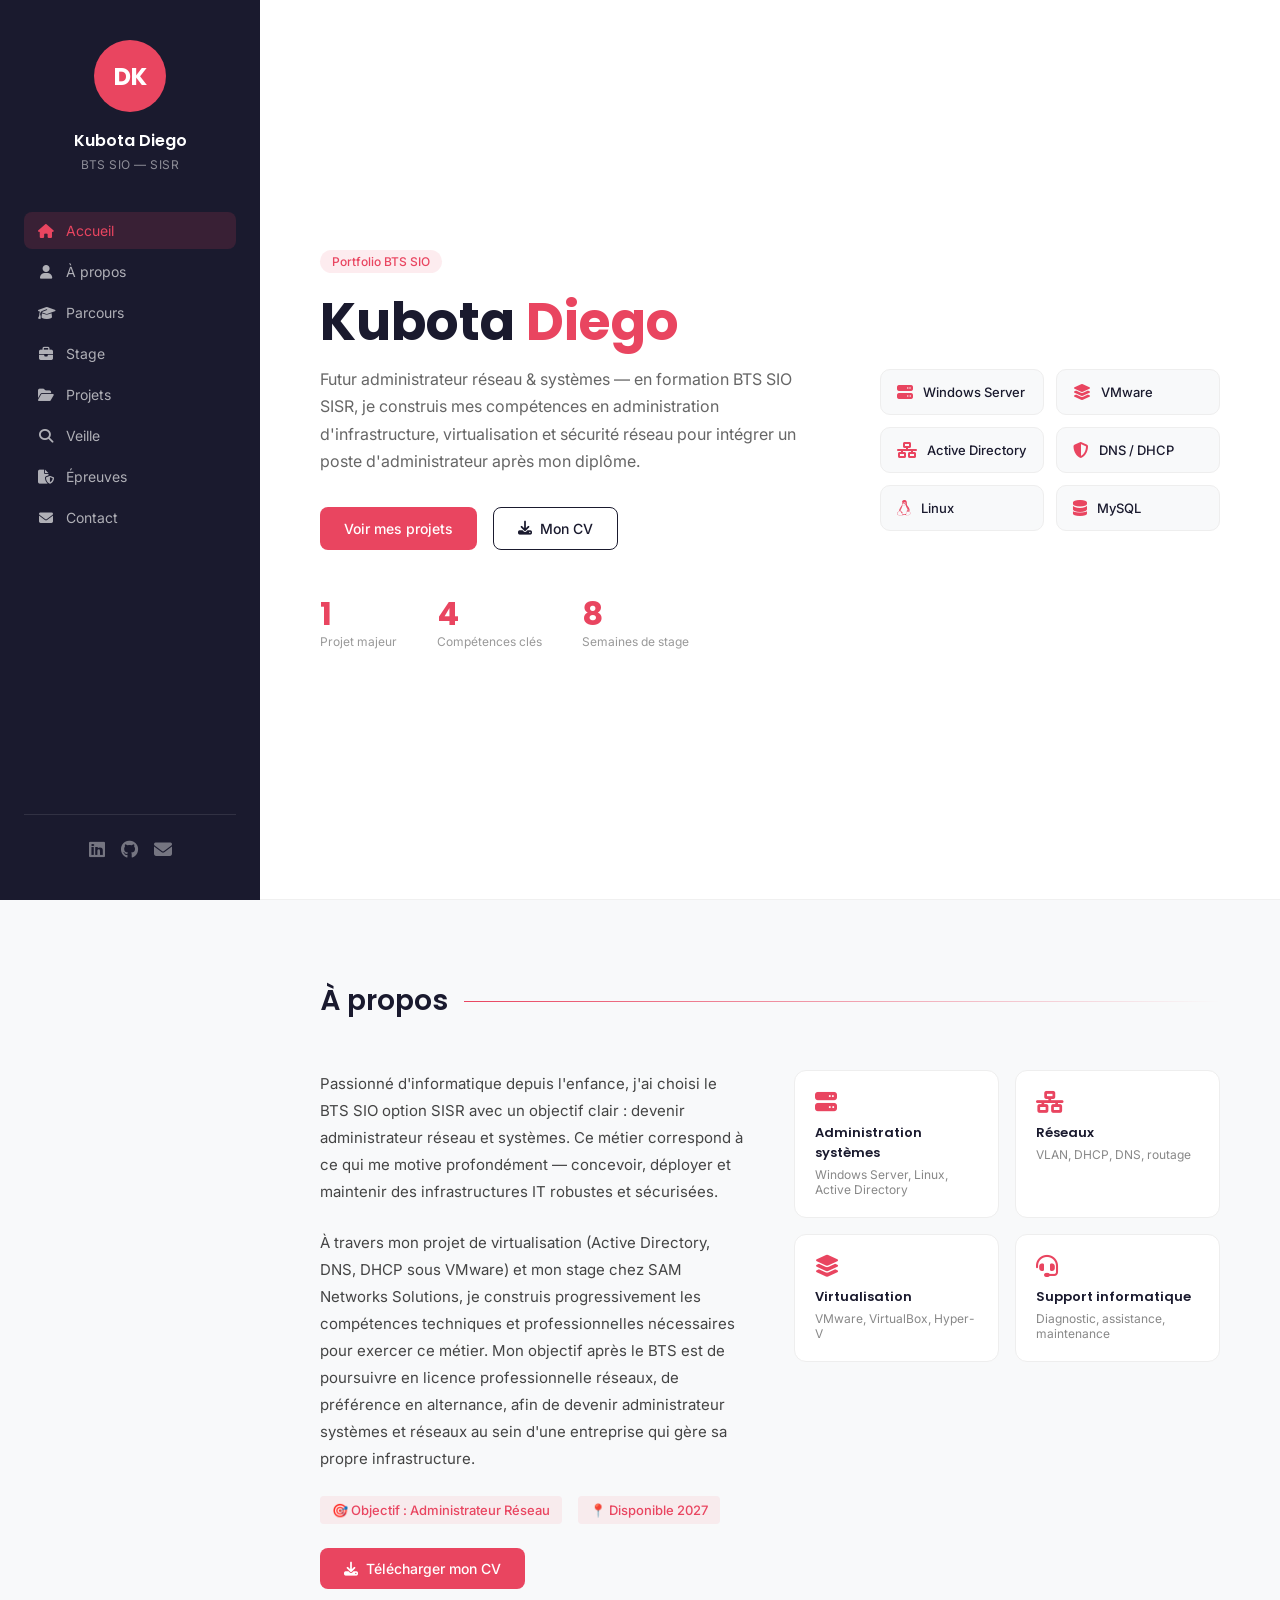
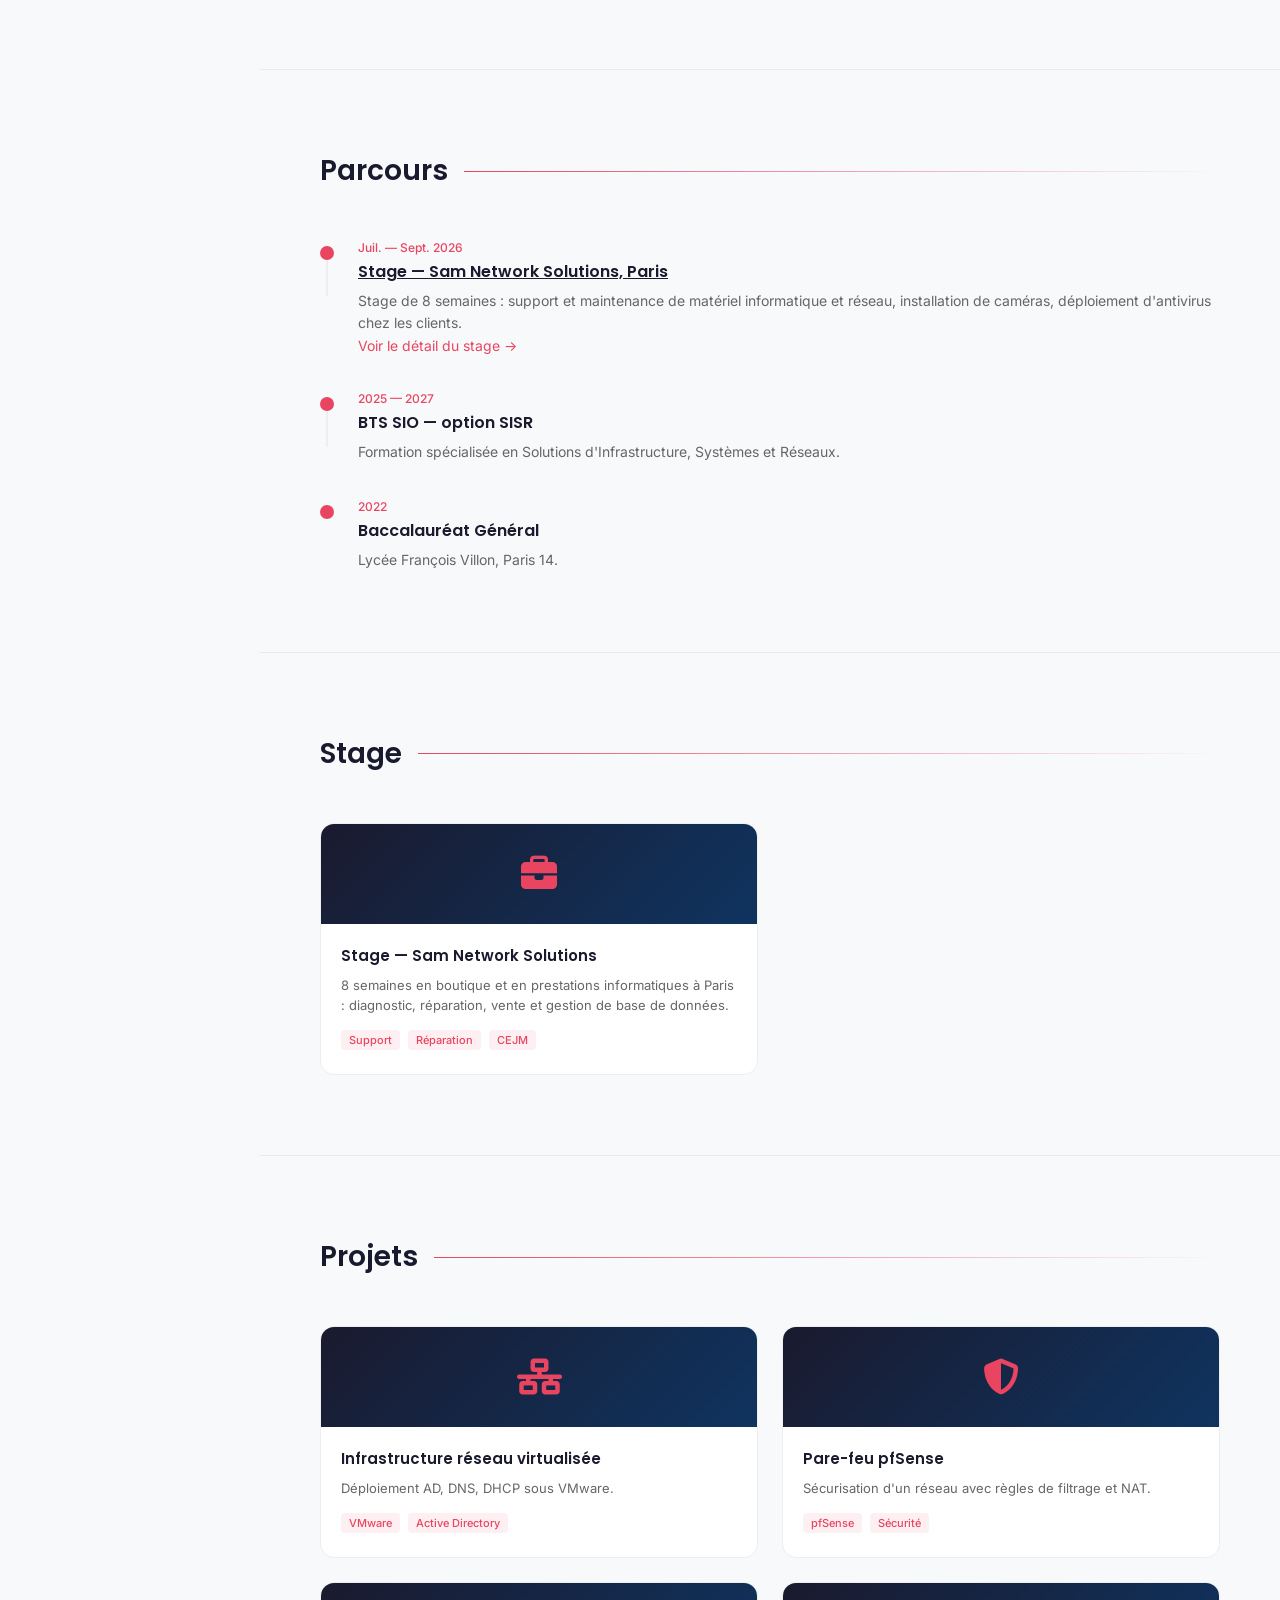
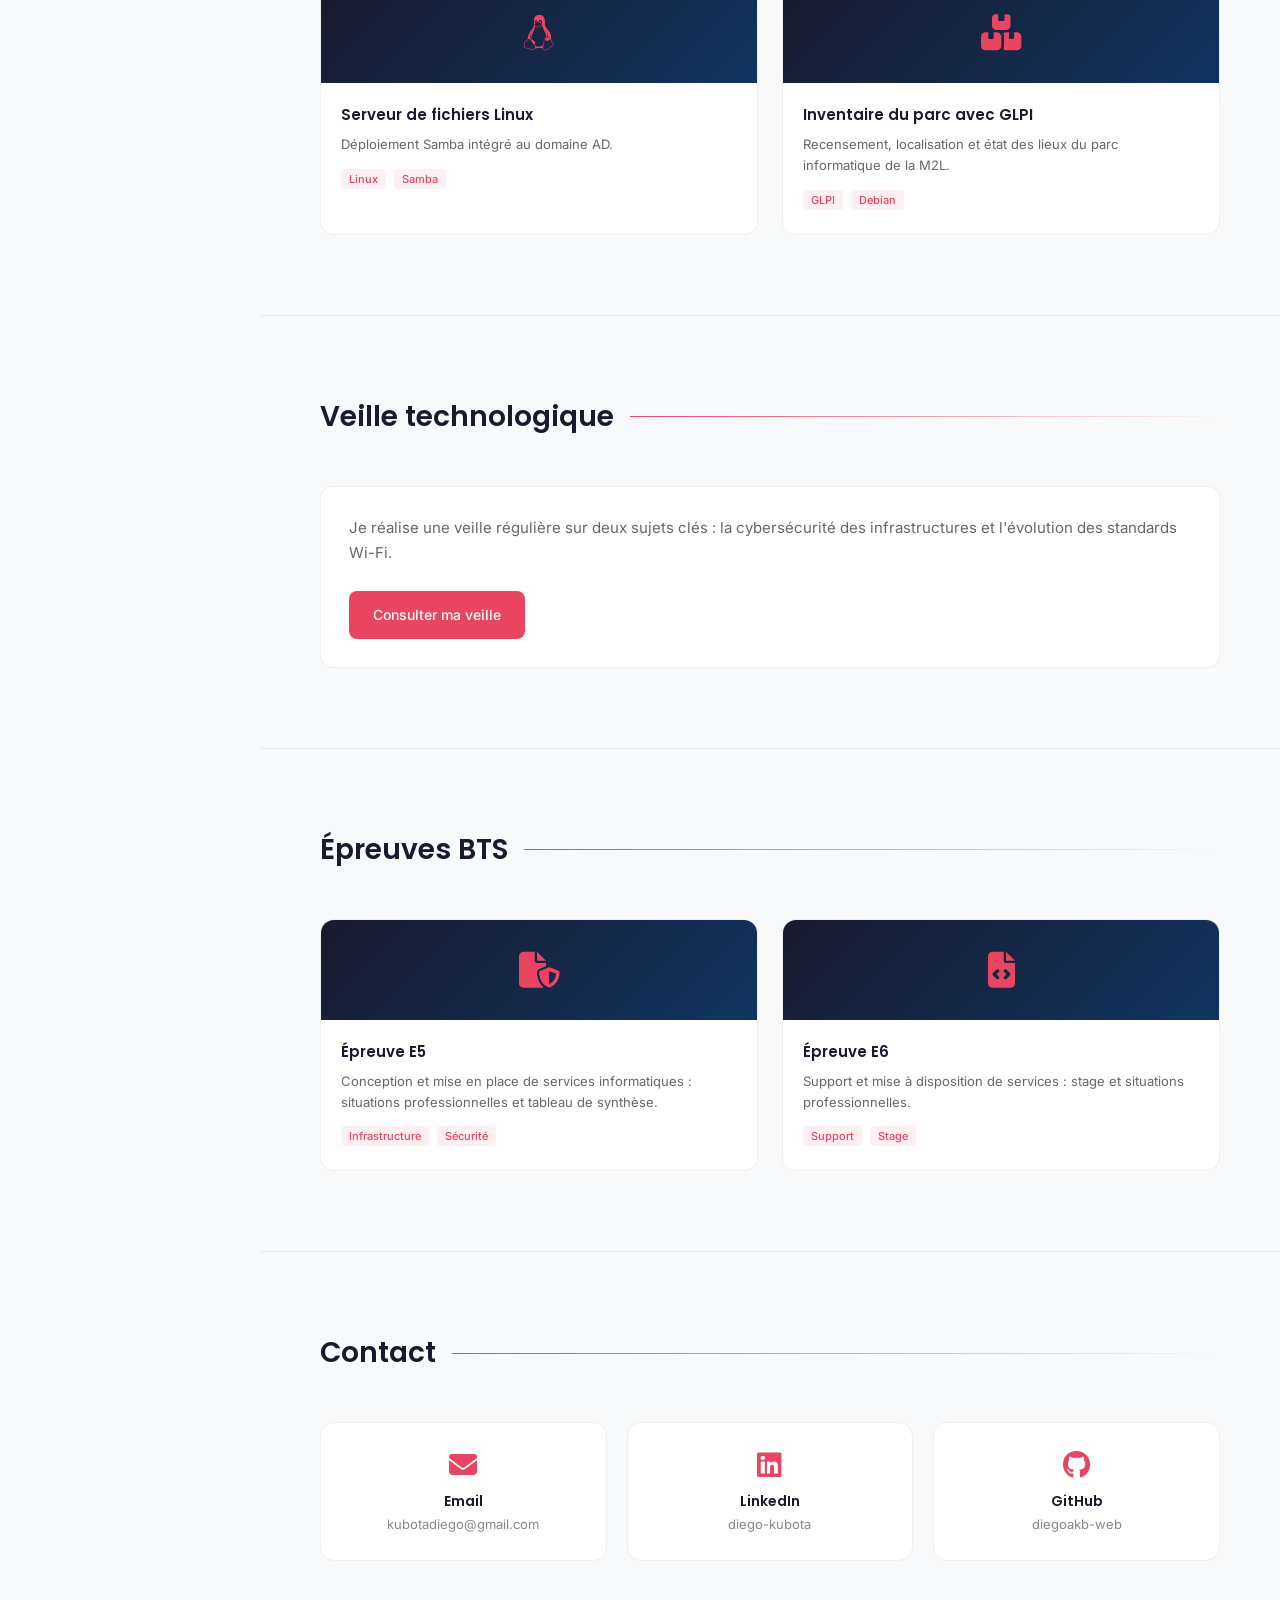
<file: index.html>
<!DOCTYPE html>
<html lang="fr">
<head>
  <meta charset="UTF-8">
  <meta name="viewport" content="width=device-width, initial-scale=1.0">
  <title>Kubota Diego — Portfolio BTS SIO SISR</title>
  <link rel="stylesheet" href="https://fonts.googleapis.com/css2?family=Poppins:wght@300;400;500;600;700&family=Inter:wght@300;400;500&display=swap">
  <link rel="stylesheet" href="https://cdnjs.cloudflare.com/ajax/libs/font-awesome/6.5.1/css/all.min.css">
  <link rel="stylesheet" href="style.css">
</head>
<body>

<!-- SIDEBAR -->
<aside class="sidebar">
  <div class="sidebar-top">
    <div class="avatar">DK</div>
    <h2 class="sidebar-name">Kubota Diego</h2>
    <p class="sidebar-title">BTS SIO — SISR</p>
  </div>
  <nav class="sidebar-nav">
    <a href="#home" class="nav-link active"><i class="fa-solid fa-house"></i> Accueil</a>
    <a href="#about" class="nav-link"><i class="fa-solid fa-user"></i> À propos</a>
    <a href="#parcours" class="nav-link"><i class="fa-solid fa-graduation-cap"></i> Parcours</a>
    <a href="stage.html" class="nav-link"><i class="fa-solid fa-briefcase"></i> Stage</a>
    <a href="#projets" class="nav-link"><i class="fa-solid fa-folder-open"></i> Projets</a>
    <a href="#veille" class="nav-link"><i class="fa-solid fa-magnifying-glass"></i> Veille</a>
    <a href="#epreuves" class="nav-link"><i class="fa-solid fa-file-shield"></i> Épreuves</a>
    <a href="#contact" class="nav-link"><i class="fa-solid fa-envelope"></i> Contact</a>
  </nav>
  <div class="sidebar-socials">
    <a href="https://www.linkedin.com/in/diego-kubota-410b15350/" target="_blank"><i class="fa-brands fa-linkedin"></i></a>
    <a href="https://github.com/diegoakb-web" target="_blank"><i class="fa-brands fa-github"></i></a>
    <a href="mailto:kubotadiego@gmail.com"><i class="fa-solid fa-envelope"></i></a>
  </div>
</aside>

<!-- MAIN CONTENT -->
<main class="main">

  <!-- ACCUEIL -->
  <section id="home" class="section hero-section">
    <div class="hero-content">
      <span class="hero-tag">Portfolio BTS SIO</span>
      <h1 class="hero-title">Kubota <span class="accent">Diego</span></h1>
      <p class="hero-sub">Futur administrateur réseau & systèmes — en formation BTS SIO SISR, je construis mes compétences en administration d'infrastructure, virtualisation et sécurité réseau pour intégrer un poste d'administrateur après mon diplôme.</p>
      <div class="hero-btns">
        <a href="#projets" class="btn-primary">Voir mes projets</a>
        <a href="CV_Diego_Kubota.pdf" download class="btn-secondary"><i class="fa-solid fa-download"></i> Mon CV</a>
      </div>
      <div class="hero-stats">
        <div class="stat"><span class="stat-num">1</span><span class="stat-label">Projet majeur</span></div>
        <div class="stat"><span class="stat-num">4</span><span class="stat-label">Compétences clés</span></div>
        <div class="stat"><span class="stat-num">8</span><span class="stat-label">Semaines de stage</span></div>
      </div>
    </div>
    <div class="hero-visual">
      <div class="tech-grid">
        <div class="tech-item"><i class="fa-solid fa-server"></i><span>Windows Server</span></div>
        <div class="tech-item"><i class="fa-solid fa-layer-group"></i><span>VMware</span></div>
        <div class="tech-item"><i class="fa-solid fa-network-wired"></i><span>Active Directory</span></div>
        <div class="tech-item"><i class="fa-solid fa-shield-halved"></i><span>DNS / DHCP</span></div>
        <div class="tech-item"><i class="fa-brands fa-linux"></i><span>Linux</span></div>
        <div class="tech-item"><i class="fa-solid fa-database"></i><span>MySQL</span></div>
      </div>
    </div>
  </section>

  <!-- À PROPOS -->
  <section id="about" class="section">
    <div class="section-header">
      <h2 class="section-title">À propos</h2>
      <div class="section-line"></div>
    </div>
    <div class="about-grid">
      <div class="about-text">
        <p>Passionné d'informatique depuis l'enfance, j'ai choisi le BTS SIO option SISR avec un objectif clair : devenir administrateur réseau et systèmes. Ce métier correspond à ce qui me motive profondément — concevoir, déployer et maintenir des infrastructures IT robustes et sécurisées.</p>
<p style="margin-top:12px;">À travers mon projet de virtualisation (Active Directory, DNS, DHCP sous VMware) et mon stage chez SAM Networks Solutions, je construis progressivement les compétences techniques et professionnelles nécessaires pour exercer ce métier. Mon objectif après le BTS est de poursuivre en licence professionnelle réseaux, de préférence en alternance, afin de devenir administrateur systèmes et réseaux au sein d'une entreprise qui gère sa propre infrastructure.</p>
        <div style="display:flex; gap:12px; flex-wrap:wrap; margin-bottom:20px; margin-top:16px;">
  <span class="project-tag" style="font-size:13px; padding:6px 12px;">🎯 Objectif : Administrateur Réseau</span>
  <span class="project-tag" style="font-size:13px; padding:6px 12px;">📍 Disponible 2027</span>
</div>
        <a class="btn-primary" href="CV_Diego_Kubota.pdf" download><i class="fa-solid fa-download"></i> Télécharger mon CV</a>
      </div>
      <div class="skills-grid">
        <div class="skill-card">
          <i class="fa-solid fa-server skill-icon"></i>
          <h4>Administration systèmes</h4>
          <p>Windows Server, Linux, Active Directory</p>
        </div>
        <div class="skill-card">
          <i class="fa-solid fa-network-wired skill-icon"></i>
          <h4>Réseaux</h4>
          <p>VLAN, DHCP, DNS, routage</p>
        </div>
        <div class="skill-card">
          <i class="fa-solid fa-layer-group skill-icon"></i>
          <h4>Virtualisation</h4>
          <p>VMware, VirtualBox, Hyper-V</p>
        </div>
        <div class="skill-card">
          <i class="fa-solid fa-headset skill-icon"></i>
          <h4>Support informatique</h4>
          <p>Diagnostic, assistance, maintenance</p>
        </div>
      </div>
    </div>
  </section>
  
    <!-- PARCOURS -->
  <section id="parcours" class="section">
    <div class="section-header">
      <h2 class="section-title">Parcours</h2>
      <div class="section-line"></div>
    </div>
    <div class="timeline">
      <div class="timeline-item">
        <div class="timeline-dot"></div>
        <div class="timeline-content">
          <span class="timeline-date">Juil. — Sept. 2026</span>
          <h3><a href="stage.html" style="color:inherit;">Stage — Sam Network Solutions, Paris</a></h3>
          <p>Stage de 8 semaines : support et maintenance de matériel informatique et réseau, installation de caméras, déploiement d'antivirus chez les clients.</p>
          <a href="stage.html" style="color:#E94560;font-size:14px;text-decoration:none;">Voir le détail du stage →</a>
        </div>
      </div>
      <div class="timeline-item">
        <div class="timeline-dot"></div>
        <div class="timeline-content">
          <span class="timeline-date">2025 — 2027</span>
          <h3>BTS SIO — option SISR</h3>
          <p>Formation spécialisée en Solutions d'Infrastructure, Systèmes et Réseaux.</p>
        </div>
      </div>
      <div class="timeline-item">
        <div class="timeline-dot"></div>
        <div class="timeline-content">
          <span class="timeline-date">2022</span>
          <h3>Baccalauréat Général</h3>
          <p>Lycée François Villon, Paris 14.</p>
        </div>
      </div>
    </div>
  </section>

  <!-- STAGE -->
  <section id="stage" class="section">
  <div class="section-header">
    <h2 class="section-title">Stage</h2>
    <div class="section-line"></div>
  </div>
  <div class="projects-grid">
    <a href="stage.html" class="project-card">
      <div class="project-img"><i class="fa-solid fa-briefcase"></i></div>
      <div class="project-info">
        <h3>Stage — Sam Network Solutions</h3>
        <p>8 semaines en boutique et en prestations informatiques à Paris : diagnostic, réparation, vente et gestion de base de données.</p>
        <span class="project-tag">Support</span>
        <span class="project-tag">Réparation</span>
        <span class="project-tag">CEJM</span>
      </div>
    </a>
  </div>
</section>

  <!-- PROJETS -->
  <section id="projets" class="section">
    <div class="section-header">
      <h2 class="section-title">Projets</h2>
      <div class="section-line"></div>
    </div>
    <div class="projects-grid">
      <a href="reseau.html" class="project-card">
        <div class="project-img"><i class="fa-solid fa-network-wired"></i></div>
        <div class="project-info">
          <h3>Infrastructure réseau virtualisée</h3>
          <p>Déploiement AD, DNS, DHCP sous VMware.</p>
          <span class="project-tag">VMware</span>
          <span class="project-tag">Active Directory</span>
        </div>
      </a>
      <a href="pfsense.html" class="project-card">
        <div class="project-img"><i class="fa-solid fa-shield-halved"></i></div>
        <div class="project-info">
          <h3>Pare-feu pfSense</h3>
          <p>Sécurisation d'un réseau avec règles de filtrage et NAT.</p>
          <span class="project-tag">pfSense</span>
          <span class="project-tag">Sécurité</span>
        </div>
      </a>
      <a href="samba.html" class="project-card">
        <div class="project-img"><i class="fa-brands fa-linux"></i></div>
        <div class="project-info">
          <h3>Serveur de fichiers Linux</h3>
          <p>Déploiement Samba intégré au domaine AD.</p>
          <span class="project-tag">Linux</span>
          <span class="project-tag">Samba</span>
        </div>
      </a>
     <a href="glpi.html" class="project-card">
        <div class="project-img"><i class="fa-solid fa-boxes-stacked"></i></div>
        <div class="project-info">
          <h3>Inventaire du parc avec GLPI</h3>
          <p>Recensement, localisation et état des lieux du parc informatique de la M2L.</p>
          <span class="project-tag">GLPI</span>
          <span class="project-tag">Debian</span>
        </div>
    </a>
  </section>

  <!-- VEILLE -->
<section id="veille" class="section">
  <div class="section-header">
    <h2 class="section-title">Veille technologique</h2>
    <div class="section-line"></div>
  </div>
  <div class="card-simple">
    <p>Je réalise une veille régulière sur deux sujets clés : la cybersécurité des infrastructures et l'évolution des standards Wi-Fi.</p>
    <br>
    <a href="veille.html" class="btn-primary">Consulter ma veille</a>
  </div>
</section>

    <!-- ÉPREUVES -->
  <section id="epreuves" class="section">
    <div class="section-header">
      <h2 class="section-title">Épreuves BTS</h2>
      <div class="section-line"></div>
    </div>
    <div class="projects-grid">
      <a href="e5.html" class="project-card">
        <div class="project-img"><i class="fa-solid fa-file-shield"></i></div>
        <div class="project-info">
          <h3>Épreuve E5</h3>
          <p>Conception et mise en place de services informatiques : situations professionnelles et tableau de synthèse.</p>
          <span class="project-tag">Infrastructure</span>
          <span class="project-tag">Sécurité</span>
        </div>
      </a>
      <a href="e6.html" class="project-card">
        <div class="project-img"><i class="fa-solid fa-file-code"></i></div>
        <div class="project-info">
          <h3>Épreuve E6</h3>
          <p>Support et mise à disposition de services : stage et situations professionnelles.</p>
          <span class="project-tag">Support</span>
          <span class="project-tag">Stage</span>
        </div>
      </a>
    </div>
  </section>

  <!-- CONTACT -->
  <section id="contact" class="section">
    <div class="section-header">
      <h2 class="section-title">Contact</h2>
      <div class="section-line"></div>
    </div>
    <div class="contact-grid">
      <a href="mailto:kubotadiego@gmail.com" class="contact-card">
        <i class="fa-solid fa-envelope contact-icon"></i>
        <h4>Email</h4>
        <p>kubotadiego@gmail.com</p>
      </a>
      <a href="https://www.linkedin.com/in/diego-kubota-410b15350/" target="_blank" class="contact-card">
        <i class="fa-brands fa-linkedin contact-icon"></i>
        <h4>LinkedIn</h4>
        <p>diego-kubota</p>
      </a>
      <a href="https://github.com/diegoakb-web" target="_blank" class="contact-card">
        <i class="fa-brands fa-github contact-icon"></i>
        <h4>GitHub</h4>
        <p>diegoakb-web</p>
      </a>
    </div>
  </section>

</main>

<!-- Bouton retour en haut -->
<a href="#home" class="back-to-top"><i class="fa-solid fa-arrow-up"></i></a>

<script>
  // Active nav link on scroll
  const sections = document.querySelectorAll('section[id]');
  const navLinks = document.querySelectorAll('.nav-link');
  window.addEventListener('scroll', () => {
    let current = '';
    sections.forEach(s => {
      if (window.scrollY >= s.offsetTop - 100) current = s.getAttribute('id');
    });
    navLinks.forEach(link => {
      link.classList.remove('active');
      if (link.getAttribute('href') === '#' + current) link.classList.add('active');
    });
    document.querySelector('.back-to-top').style.opacity = window.scrollY > 300 ? '1' : '0';
  });
</script>

</body>
</html>
</file>
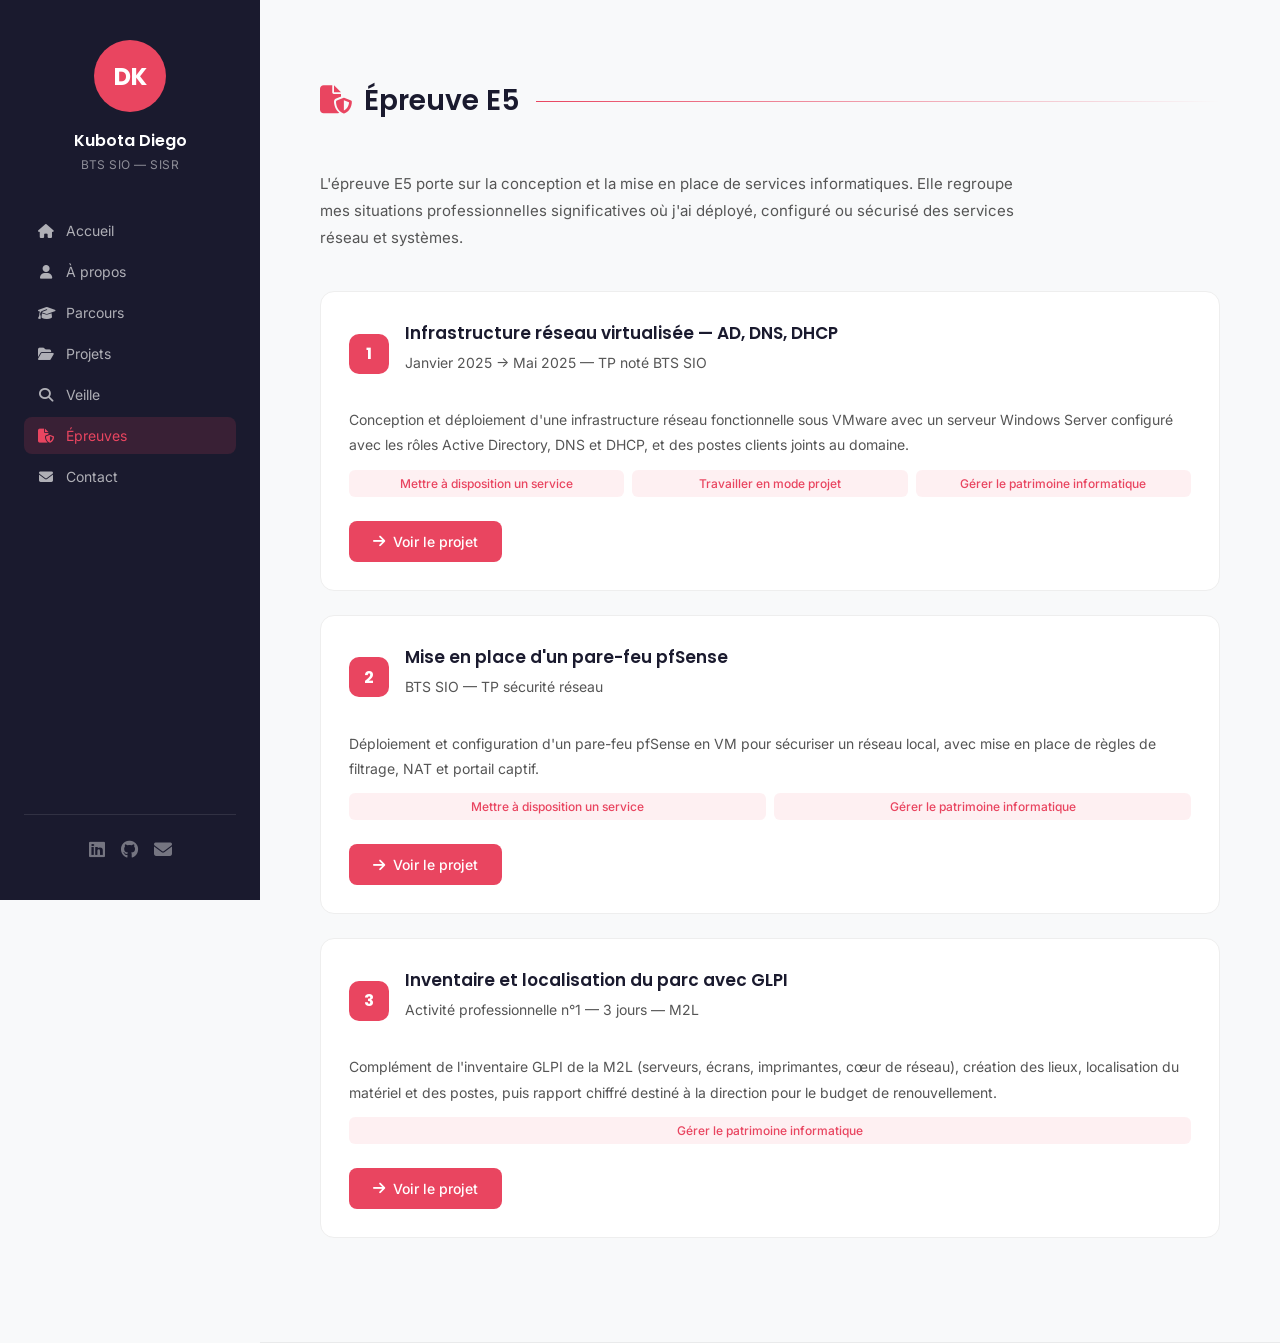
<file: e5.html>
<!DOCTYPE html>
<html lang="fr">
<head>
  <meta charset="UTF-8">
  <meta name="viewport" content="width=device-width, initial-scale=1.0">
  <title>Épreuve E5 — Kubota Diego</title>
  <link rel="stylesheet" href="https://fonts.googleapis.com/css2?family=Poppins:wght@300;400;500;600;700&family=Inter:wght@300;400;500&display=swap">
  <link rel="stylesheet" href="https://cdnjs.cloudflare.com/ajax/libs/font-awesome/6.5.1/css/all.min.css">
  <link rel="stylesheet" href="style.css">
  <style>
    .situation { background:white; border:1px solid #eee; border-radius:14px; padding:28px; margin-bottom:24px; }
    .situation-header { display:flex; align-items:center; gap:16px; margin-bottom:20px; }
    .situation-num { width:40px; height:40px; border-radius:10px; background:#E94560; color:white; font-family:'Poppins',sans-serif; font-weight:700; font-size:16px; display:flex; align-items:center; justify-content:center; flex-shrink:0; }
    .situation-header h3 { font-family:'Poppins',sans-serif; font-size:17px; font-weight:600; margin-bottom:4px; }
    .situation-header p { font-size:13px; color:#888; }
    .situation p { font-size:14px; color:#555; line-height:1.8; margin-bottom:12px; }
    .situation ul { padding-left:20px; margin-bottom:16px; }
    .situation li { font-size:14px; color:#555; line-height:1.9; }
    .competences-grid { display:grid; grid-template-columns:repeat(auto-fit,minmax(180px,1fr)); gap:8px; margin:12px 0; }
    .competence-tag { background:rgba(233,69,96,0.08); color:#E94560; font-size:12px; font-weight:500; padding:6px 12px; border-radius:6px; text-align:center; }
    .epreuve-intro { font-size:15px; color:#555; line-height:1.8; margin-bottom:40px; max-width:700px; }
  </style>
</head>
<body>
<aside class="sidebar">
  <div class="sidebar-top">
    <div class="avatar">DK</div>
    <h2 class="sidebar-name">Kubota Diego</h2>
    <p class="sidebar-title">BTS SIO — SISR</p>
  </div>
  <nav class="sidebar-nav">
    <a href="index.html#home" class="nav-link"><i class="fa-solid fa-house"></i> Accueil</a>
    <a href="index.html#about" class="nav-link"><i class="fa-solid fa-user"></i> À propos</a>
    <a href="index.html#parcours" class="nav-link"><i class="fa-solid fa-graduation-cap"></i> Parcours</a>
    <a href="index.html#projets" class="nav-link"><i class="fa-solid fa-folder-open"></i> Projets</a>
    <a href="veille.html" class="nav-link"><i class="fa-solid fa-magnifying-glass"></i> Veille</a>
    <a href="index.html#epreuves" class="nav-link active"><i class="fa-solid fa-file-shield"></i> Épreuves</a>
    <a href="index.html#contact" class="nav-link"><i class="fa-solid fa-envelope"></i> Contact</a>
  </nav>
  <div class="sidebar-socials">
    <a href="https://www.linkedin.com/in/diego-kubota-410b15350/" target="_blank"><i class="fa-brands fa-linkedin"></i></a>
    <a href="https://github.com/diegoakb-web" target="_blank"><i class="fa-brands fa-github"></i></a>
    <a href="mailto:kubotadiego@gmail.com"><i class="fa-solid fa-envelope"></i></a>
  </div>
</aside>
<main class="main">
  <section class="section">
    <div class="section-header">
      <h2 class="section-title"><i class="fa-solid fa-file-shield" style="color:#E94560;margin-right:12px;"></i>Épreuve E5</h2>
      <div class="section-line"></div>
    </div>
    <p class="epreuve-intro">L'épreuve E5 porte sur la conception et la mise en place de services informatiques. Elle regroupe mes situations professionnelles significatives où j'ai déployé, configuré ou sécurisé des services réseau et systèmes.</p>

    <div class="situation">
      <div class="situation-header">
        <div class="situation-num">1</div>
        <div>
          <h3>Infrastructure réseau virtualisée — AD, DNS, DHCP</h3>
          <p>Janvier 2025 → Mai 2025 — TP noté BTS SIO</p>
        </div>
      </div>
      <p>Conception et déploiement d'une infrastructure réseau fonctionnelle sous VMware avec un serveur Windows Server configuré avec les rôles Active Directory, DNS et DHCP, et des postes clients joints au domaine.</p>
      <div class="competences-grid">
        <span class="competence-tag">Mettre à disposition un service</span>
        <span class="competence-tag">Travailler en mode projet</span>
        <span class="competence-tag">Gérer le patrimoine informatique</span>
      </div>
      <a class="btn-primary" href="reseau.html" style="display:inline-flex;margin-top:12px;"><i class="fa-solid fa-arrow-right"></i> Voir le projet</a>
    </div>

    <div class="situation">
      <div class="situation-header">
        <div class="situation-num">2</div>
        <div>
          <h3>Mise en place d'un pare-feu pfSense</h3>
          <p>BTS SIO — TP sécurité réseau</p>
        </div>
      </div>
      <p>Déploiement et configuration d'un pare-feu pfSense en VM pour sécuriser un réseau local, avec mise en place de règles de filtrage, NAT et portail captif.</p>
      <div class="competences-grid">
        <span class="competence-tag">Mettre à disposition un service</span>
        <span class="competence-tag">Gérer le patrimoine informatique</span>
      </div>
      <a class="btn-primary" href="pfsense.html" style="display:inline-flex;margin-top:12px;"><i class="fa-solid fa-arrow-right"></i> Voir le projet</a>
    </div>

   <div class="situation">
  <div class="situation-header">
    <div class="situation-num">3</div>
    <div>
      <h3>Inventaire et localisation du parc avec GLPI</h3>
      <p>Activité professionnelle n°1 — 3 jours — M2L</p>
    </div>
  </div>
  <p>Complément de l'inventaire GLPI de la M2L (serveurs, écrans, imprimantes, cœur de réseau), création des lieux, localisation du matériel et des postes, puis rapport chiffré destiné à la direction pour le budget de renouvellement.</p>
  <div class="competences-grid">
    <span class="competence-tag">Gérer le patrimoine informatique</span>
  </div>
  <a class="btn-primary" href="glpi.html" style="display:inline-flex;margin-top:12px;"><i class="fa-solid fa-arrow-right"></i> Voir le projet</a>
</div>

  </section>
</main>
</body>
</html>
</file>
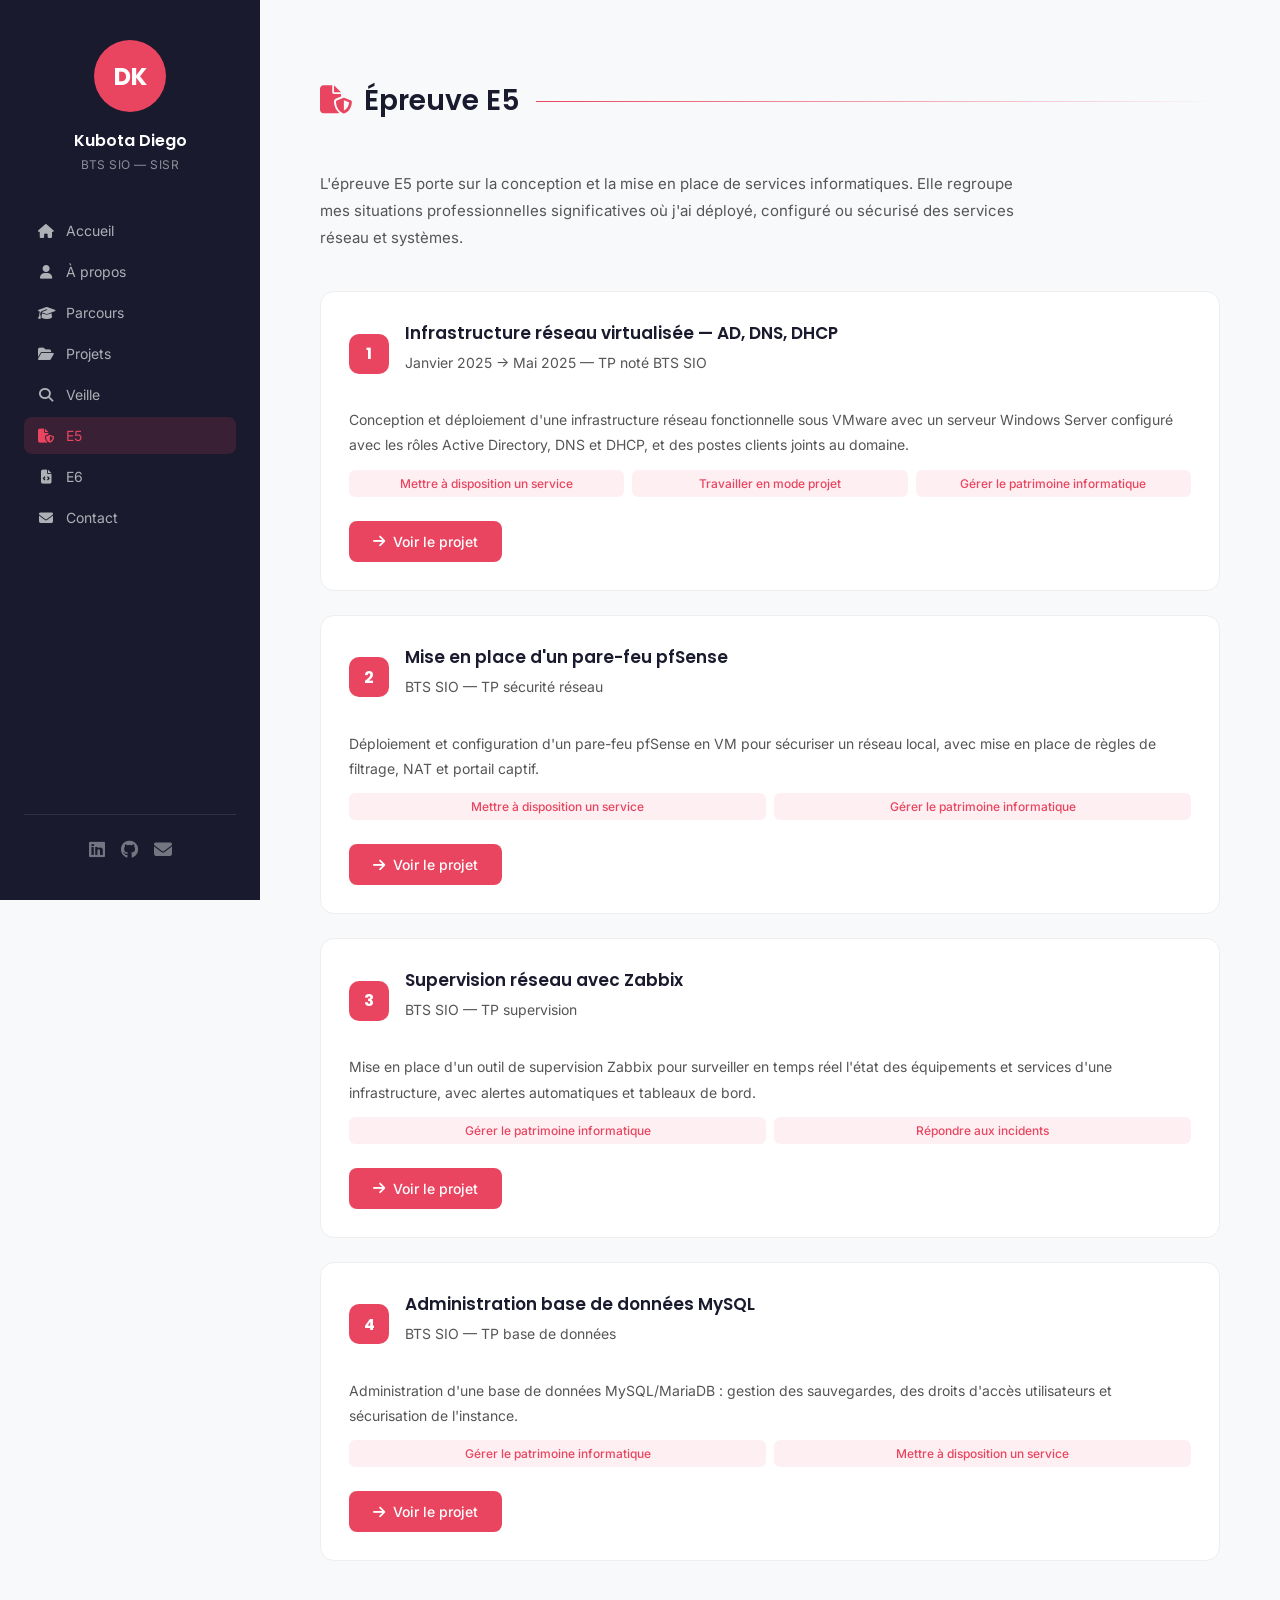
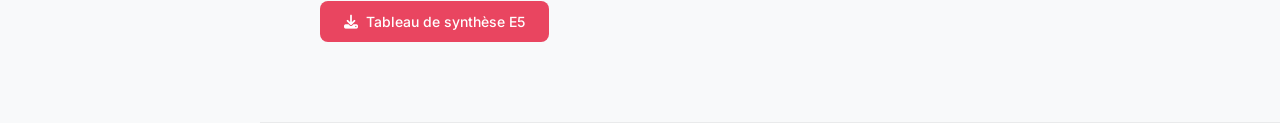
<file: E5.html>
<!DOCTYPE html>
<html lang="fr">
<head>
  <meta charset="UTF-8">
  <meta name="viewport" content="width=device-width, initial-scale=1.0">
  <title>Épreuve E5 — Kubota Diego</title>
  <link rel="stylesheet" href="https://fonts.googleapis.com/css2?family=Poppins:wght@300;400;500;600;700&family=Inter:wght@300;400;500&display=swap">
  <link rel="stylesheet" href="https://cdnjs.cloudflare.com/ajax/libs/font-awesome/6.5.1/css/all.min.css">
  <link rel="stylesheet" href="style.css">
  <style>
    .situation { background:white; border:1px solid #eee; border-radius:14px; padding:28px; margin-bottom:24px; }
    .situation-header { display:flex; align-items:center; gap:16px; margin-bottom:20px; }
    .situation-num { width:40px; height:40px; border-radius:10px; background:#E94560; color:white; font-family:'Poppins',sans-serif; font-weight:700; font-size:16px; display:flex; align-items:center; justify-content:center; flex-shrink:0; }
    .situation-header h3 { font-family:'Poppins',sans-serif; font-size:17px; font-weight:600; margin-bottom:4px; }
    .situation-header p { font-size:13px; color:#888; }
    .situation p { font-size:14px; color:#555; line-height:1.8; margin-bottom:12px; }
    .situation ul { padding-left:20px; margin-bottom:16px; }
    .situation li { font-size:14px; color:#555; line-height:1.9; }
    .competences-grid { display:grid; grid-template-columns:repeat(auto-fit,minmax(180px,1fr)); gap:8px; margin:12px 0; }
    .competence-tag { background:rgba(233,69,96,0.08); color:#E94560; font-size:12px; font-weight:500; padding:6px 12px; border-radius:6px; text-align:center; }
    .epreuve-intro { font-size:15px; color:#555; line-height:1.8; margin-bottom:40px; max-width:700px; }
  </style>
</head>
<body>
<aside class="sidebar">
  <div class="sidebar-top">
    <div class="avatar">DK</div>
    <h2 class="sidebar-name">Kubota Diego</h2>
    <p class="sidebar-title">BTS SIO — SISR</p>
  </div>
  <nav class="sidebar-nav">
    <a href="index.html#home" class="nav-link"><i class="fa-solid fa-house"></i> Accueil</a>
    <a href="index.html#about" class="nav-link"><i class="fa-solid fa-user"></i> À propos</a>
    <a href="index.html#parcours" class="nav-link"><i class="fa-solid fa-graduation-cap"></i> Parcours</a>
    <a href="index.html#projets" class="nav-link"><i class="fa-solid fa-folder-open"></i> Projets</a>
    <a href="veille.html" class="nav-link"><i class="fa-solid fa-magnifying-glass"></i> Veille</a>
    <a href="e5.html" class="nav-link active"><i class="fa-solid fa-file-shield"></i> E5</a>
    <a href="e6.html" class="nav-link"><i class="fa-solid fa-file-code"></i> E6</a>
    <a href="index.html#contact" class="nav-link"><i class="fa-solid fa-envelope"></i> Contact</a>
  </nav>
  <div class="sidebar-socials">
    <a href="https://www.linkedin.com/in/diego-kubota-410b15350/" target="_blank"><i class="fa-brands fa-linkedin"></i></a>
    <a href="https://github.com/diegoakb-web" target="_blank"><i class="fa-brands fa-github"></i></a>
    <a href="mailto:kubotadiego@gmail.com"><i class="fa-solid fa-envelope"></i></a>
  </div>
</aside>
<main class="main">
  <section class="section">
    <div class="section-header">
      <h2 class="section-title"><i class="fa-solid fa-file-shield" style="color:#E94560;margin-right:12px;"></i>Épreuve E5</h2>
      <div class="section-line"></div>
    </div>
    <p class="epreuve-intro">L'épreuve E5 porte sur la conception et la mise en place de services informatiques. Elle regroupe mes situations professionnelles significatives où j'ai déployé, configuré ou sécurisé des services réseau et systèmes.</p>

    <div class="situation">
      <div class="situation-header">
        <div class="situation-num">1</div>
        <div>
          <h3>Infrastructure réseau virtualisée — AD, DNS, DHCP</h3>
          <p>Janvier 2025 → Mai 2025 — TP noté BTS SIO</p>
        </div>
      </div>
      <p>Conception et déploiement d'une infrastructure réseau fonctionnelle sous VMware avec un serveur Windows Server configuré avec les rôles Active Directory, DNS et DHCP, et des postes clients joints au domaine.</p>
      <div class="competences-grid">
        <span class="competence-tag">Mettre à disposition un service</span>
        <span class="competence-tag">Travailler en mode projet</span>
        <span class="competence-tag">Gérer le patrimoine informatique</span>
      </div>
      <a class="btn-primary" href="reseau.html" style="display:inline-flex;margin-top:12px;"><i class="fa-solid fa-arrow-right"></i> Voir le projet</a>
    </div>

    <div class="situation">
      <div class="situation-header">
        <div class="situation-num">2</div>
        <div>
          <h3>Mise en place d'un pare-feu pfSense</h3>
          <p>BTS SIO — TP sécurité réseau</p>
        </div>
      </div>
      <p>Déploiement et configuration d'un pare-feu pfSense en VM pour sécuriser un réseau local, avec mise en place de règles de filtrage, NAT et portail captif.</p>
      <div class="competences-grid">
        <span class="competence-tag">Mettre à disposition un service</span>
        <span class="competence-tag">Gérer le patrimoine informatique</span>
      </div>
      <a class="btn-primary" href="pfsense.html" style="display:inline-flex;margin-top:12px;"><i class="fa-solid fa-arrow-right"></i> Voir le projet</a>
    </div>

    <div class="situation">
      <div class="situation-header">
        <div class="situation-num">3</div>
        <div>
          <h3>Supervision réseau avec Zabbix</h3>
          <p>BTS SIO — TP supervision</p>
        </div>
      </div>
      <p>Mise en place d'un outil de supervision Zabbix pour surveiller en temps réel l'état des équipements et services d'une infrastructure, avec alertes automatiques et tableaux de bord.</p>
      <div class="competences-grid">
        <span class="competence-tag">Gérer le patrimoine informatique</span>
        <span class="competence-tag">Répondre aux incidents</span>
      </div>
      <a class="btn-primary" href="zabbix.html" style="display:inline-flex;margin-top:12px;"><i class="fa-solid fa-arrow-right"></i> Voir le projet</a>
    </div>

    <div class="situation">
      <div class="situation-header">
        <div class="situation-num">4</div>
        <div>
          <h3>Administration base de données MySQL</h3>
          <p>BTS SIO — TP base de données</p>
        </div>
      </div>
      <p>Administration d'une base de données MySQL/MariaDB : gestion des sauvegardes, des droits d'accès utilisateurs et sécurisation de l'instance.</p>
      <div class="competences-grid">
        <span class="competence-tag">Gérer le patrimoine informatique</span>
        <span class="competence-tag">Mettre à disposition un service</span>
      </div>
      <a class="btn-primary" href="database.html" style="display:inline-flex;margin-top:12px;"><i class="fa-solid fa-arrow-right"></i> Voir le projet</a>
    </div>

    <div style="margin-top:40px;">
      <a class="btn-primary" href="Synthese_Epreuve_E5_2025.xlsx" download><i class="fa-solid fa-download"></i> Tableau de synthèse E5</a>
    </div>

  </section>
</main>
</body>
</html>
</file>
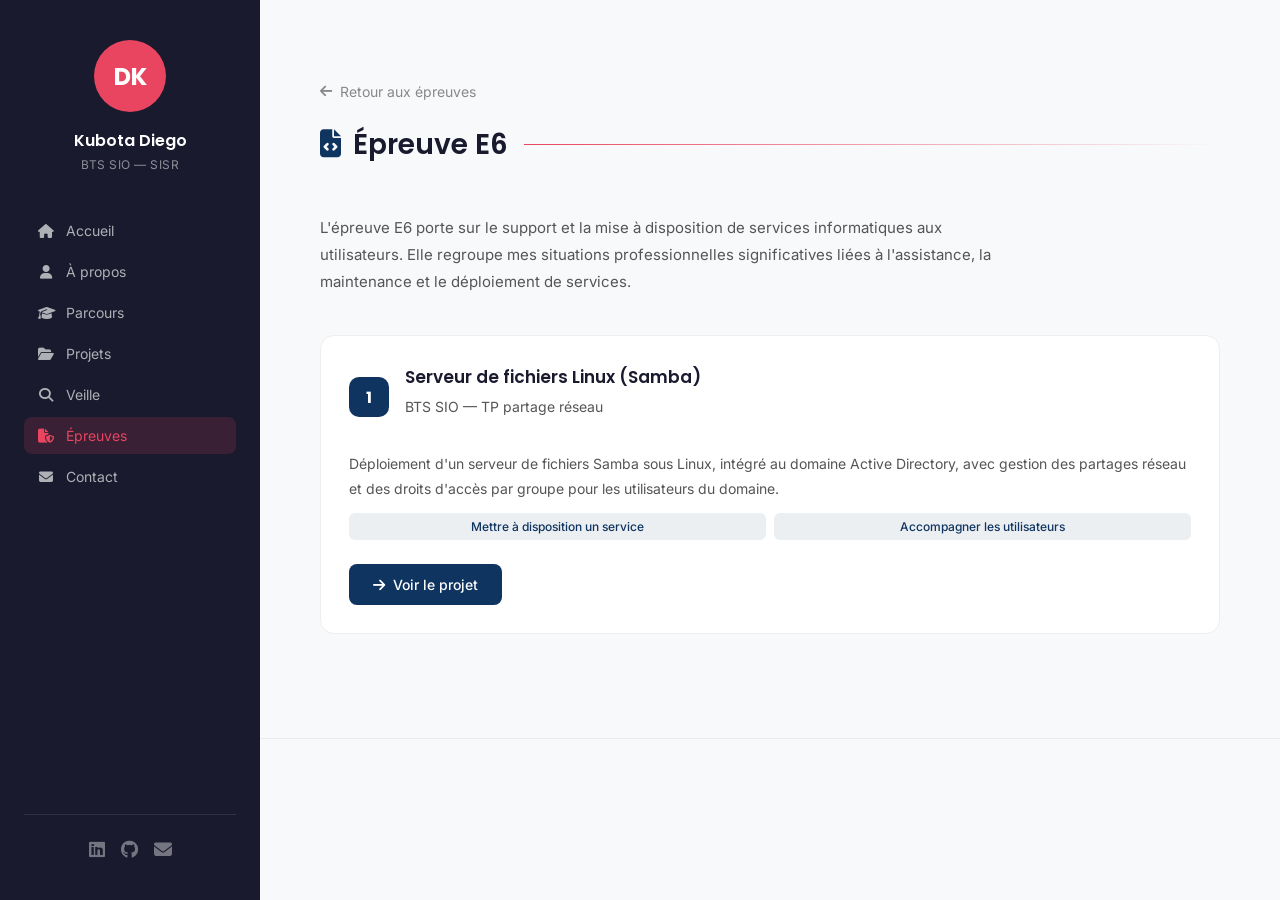
<file: e6.html>
<!DOCTYPE html>
<html lang="fr">
<head>
  <meta charset="UTF-8">
  <meta name="viewport" content="width=device-width, initial-scale=1.0">
  <title>Épreuve E6 — Kubota Diego</title>
  <link rel="stylesheet" href="https://fonts.googleapis.com/css2?family=Poppins:wght@300;400;500;600;700&family=Inter:wght@300;400;500&display=swap">
  <link rel="stylesheet" href="https://cdnjs.cloudflare.com/ajax/libs/font-awesome/6.5.1/css/all.min.css">
  <link rel="stylesheet" href="style.css">
  <style>
    .situation { background:white; border:1px solid #eee; border-radius:14px; padding:28px; margin-bottom:24px; }
    .situation-header { display:flex; align-items:center; gap:16px; margin-bottom:20px; }
    .situation-num { width:40px; height:40px; border-radius:10px; background:#0F3460; color:white; font-family:'Poppins',sans-serif; font-weight:700; font-size:16px; display:flex; align-items:center; justify-content:center; flex-shrink:0; }
    .situation-header h3 { font-family:'Poppins',sans-serif; font-size:17px; font-weight:600; margin-bottom:4px; }
    .situation-header p { font-size:13px; color:#888; }
    .situation p { font-size:14px; color:#555; line-height:1.8; margin-bottom:12px; }
    .situation ul { padding-left:20px; margin-bottom:16px; }
    .situation li { font-size:14px; color:#555; line-height:1.9; }
    .competences-grid { display:grid; grid-template-columns:repeat(auto-fit,minmax(180px,1fr)); gap:8px; margin:12px 0; }
    .competence-tag { background:rgba(15,52,96,0.08); color:#0F3460; font-size:12px; font-weight:500; padding:6px 12px; border-radius:6px; text-align:center; }
    .epreuve-intro { font-size:15px; color:#555; line-height:1.8; margin-bottom:40px; max-width:700px; }
  </style>
</head>
<body>
<aside class="sidebar">
  <div class="sidebar-top">
    <div class="avatar">DK</div>
    <h2 class="sidebar-name">Kubota Diego</h2>
    <p class="sidebar-title">BTS SIO — SISR</p>
  </div>
  <nav class="sidebar-nav">
    <a href="index.html#home" class="nav-link"><i class="fa-solid fa-house"></i> Accueil</a>
    <a href="index.html#about" class="nav-link"><i class="fa-solid fa-user"></i> À propos</a>
    <a href="index.html#parcours" class="nav-link"><i class="fa-solid fa-graduation-cap"></i> Parcours</a>
    <a href="index.html#projets" class="nav-link"><i class="fa-solid fa-folder-open"></i> Projets</a>
    <a href="index.html#veille" class="nav-link"><i class="fa-solid fa-magnifying-glass"></i> Veille</a>
    <a href="index.html#epreuves" class="nav-link active"><i class="fa-solid fa-file-shield"></i> Épreuves</a>
    <a href="index.html#contact" class="nav-link"><i class="fa-solid fa-envelope"></i> Contact</a>
  </nav>
  <div class="sidebar-socials">
    <a href="https://www.linkedin.com/in/diego-kubota-410b15350/" target="_blank"><i class="fa-brands fa-linkedin"></i></a>
    <a href="https://github.com/diegoakb-web" target="_blank"><i class="fa-brands fa-github"></i></a>
    <a href="mailto:kubotadiego@gmail.com"><i class="fa-solid fa-envelope"></i></a>
  </div>
</aside>
<main class="main">
  <section class="section">
    <a href="index.html#epreuves" class="back-link" style="display:inline-flex;align-items:center;gap:8px;color:#888;text-decoration:none;font-size:14px;margin-bottom:24px;"><i class="fa-solid fa-arrow-left"></i> Retour aux épreuves</a>
    <div class="section-header">
      <h2 class="section-title"><i class="fa-solid fa-file-code" style="color:#0F3460;margin-right:12px;"></i>Épreuve E6</h2>
      <div class="section-line"></div>
    </div>
    <p class="epreuve-intro">L'épreuve E6 porte sur le support et la mise à disposition de services informatiques aux utilisateurs. Elle regroupe mes situations professionnelles significatives liées à l'assistance, la maintenance et le déploiement de services.</p>

    <div class="situation">
      <div class="situation-header">
        <div class="situation-num">1</div>
        <div>
          <h3>Serveur de fichiers Linux (Samba)</h3>
          <p>BTS SIO — TP partage réseau</p>
        </div>
      </div>
      <p>Déploiement d'un serveur de fichiers Samba sous Linux, intégré au domaine Active Directory, avec gestion des partages réseau et des droits d'accès par groupe pour les utilisateurs du domaine.</p>
      <div class="competences-grid">
        <span class="competence-tag">Mettre à disposition un service</span>
        <span class="competence-tag">Accompagner les utilisateurs</span>
      </div>
      <a class="btn-primary" href="samba.html" style="display:inline-flex;margin-top:12px;background:#0F3460;"><i class="fa-solid fa-arrow-right"></i> Voir le projet</a>
    </div>

  </section>
</main>
</body>
</html>
</file>
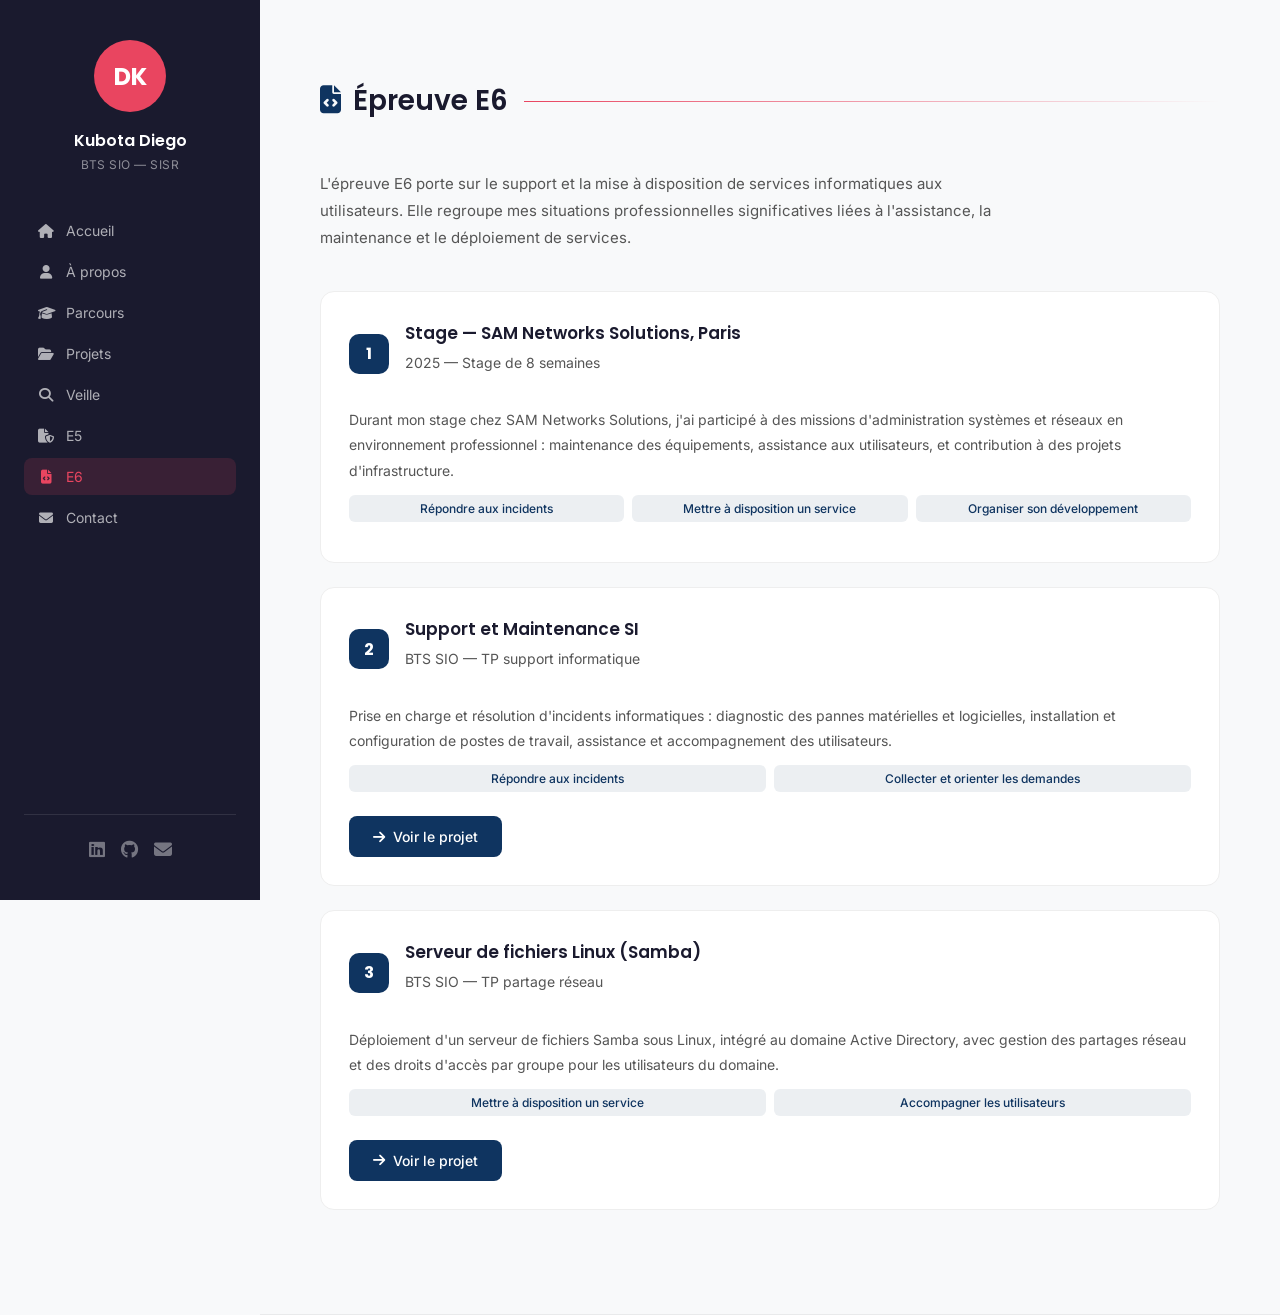
<file: E6.html>
<!DOCTYPE html>
<html lang="fr">
<head>
  <meta charset="UTF-8">
  <meta name="viewport" content="width=device-width, initial-scale=1.0">
  <title>Épreuve E6 — Kubota Diego</title>
  <link rel="stylesheet" href="https://fonts.googleapis.com/css2?family=Poppins:wght@300;400;500;600;700&family=Inter:wght@300;400;500&display=swap">
  <link rel="stylesheet" href="https://cdnjs.cloudflare.com/ajax/libs/font-awesome/6.5.1/css/all.min.css">
  <link rel="stylesheet" href="style.css">
  <style>
    .situation { background:white; border:1px solid #eee; border-radius:14px; padding:28px; margin-bottom:24px; }
    .situation-header { display:flex; align-items:center; gap:16px; margin-bottom:20px; }
    .situation-num { width:40px; height:40px; border-radius:10px; background:#0F3460; color:white; font-family:'Poppins',sans-serif; font-weight:700; font-size:16px; display:flex; align-items:center; justify-content:center; flex-shrink:0; }
    .situation-header h3 { font-family:'Poppins',sans-serif; font-size:17px; font-weight:600; margin-bottom:4px; }
    .situation-header p { font-size:13px; color:#888; }
    .situation p { font-size:14px; color:#555; line-height:1.8; margin-bottom:12px; }
    .situation ul { padding-left:20px; margin-bottom:16px; }
    .situation li { font-size:14px; color:#555; line-height:1.9; }
    .competences-grid { display:grid; grid-template-columns:repeat(auto-fit,minmax(180px,1fr)); gap:8px; margin:12px 0; }
    .competence-tag { background:rgba(15,52,96,0.08); color:#0F3460; font-size:12px; font-weight:500; padding:6px 12px; border-radius:6px; text-align:center; }
    .epreuve-intro { font-size:15px; color:#555; line-height:1.8; margin-bottom:40px; max-width:700px; }
  </style>
</head>
<body>
<aside class="sidebar">
  <div class="sidebar-top">
    <div class="avatar">DK</div>
    <h2 class="sidebar-name">Kubota Diego</h2>
    <p class="sidebar-title">BTS SIO — SISR</p>
  </div>
  <nav class="sidebar-nav">
    <a href="index.html#home" class="nav-link"><i class="fa-solid fa-house"></i> Accueil</a>
    <a href="index.html#about" class="nav-link"><i class="fa-solid fa-user"></i> À propos</a>
    <a href="index.html#parcours" class="nav-link"><i class="fa-solid fa-graduation-cap"></i> Parcours</a>
    <a href="index.html#projets" class="nav-link"><i class="fa-solid fa-folder-open"></i> Projets</a>
    <a href="veille.html" class="nav-link"><i class="fa-solid fa-magnifying-glass"></i> Veille</a>
    <a href="e5.html" class="nav-link"><i class="fa-solid fa-file-shield"></i> E5</a>
    <a href="e6.html" class="nav-link active"><i class="fa-solid fa-file-code"></i> E6</a>
    <a href="index.html#contact" class="nav-link"><i class="fa-solid fa-envelope"></i> Contact</a>
  </nav>
  <div class="sidebar-socials">
    <a href="https://www.linkedin.com/in/diego-kubota-410b15350/" target="_blank"><i class="fa-brands fa-linkedin"></i></a>
    <a href="https://github.com/diegoakb-web" target="_blank"><i class="fa-brands fa-github"></i></a>
    <a href="mailto:kubotadiego@gmail.com"><i class="fa-solid fa-envelope"></i></a>
  </div>
</aside>
<main class="main">
  <section class="section">
    <div class="section-header">
      <h2 class="section-title"><i class="fa-solid fa-file-code" style="color:#0F3460;margin-right:12px;"></i>Épreuve E6</h2>
      <div class="section-line"></div>
    </div>
    <p class="epreuve-intro">L'épreuve E6 porte sur le support et la mise à disposition de services informatiques aux utilisateurs. Elle regroupe mes situations professionnelles significatives liées à l'assistance, la maintenance et le déploiement de services.</p>

    <div class="situation">
      <div class="situation-header">
        <div class="situation-num">1</div>
        <div>
          <h3>Stage — SAM Networks Solutions, Paris</h3>
          <p>2025 — Stage de 8 semaines</p>
        </div>
      </div>
      <p>Durant mon stage chez SAM Networks Solutions, j'ai participé à des missions d'administration systèmes et réseaux en environnement professionnel : maintenance des équipements, assistance aux utilisateurs, et contribution à des projets d'infrastructure.</p>
      <div class="competences-grid">
        <span class="competence-tag">Répondre aux incidents</span>
        <span class="competence-tag">Mettre à disposition un service</span>
        <span class="competence-tag">Organiser son développement</span>
      </div>
    </div>

    <div class="situation">
      <div class="situation-header">
        <div class="situation-num">2</div>
        <div>
          <h3>Support et Maintenance SI</h3>
          <p>BTS SIO — TP support informatique</p>
        </div>
      </div>
      <p>Prise en charge et résolution d'incidents informatiques : diagnostic des pannes matérielles et logicielles, installation et configuration de postes de travail, assistance et accompagnement des utilisateurs.</p>
      <div class="competences-grid">
        <span class="competence-tag">Répondre aux incidents</span>
        <span class="competence-tag">Collecter et orienter les demandes</span>
      </div>
      <a class="btn-primary" href="support.html" style="display:inline-flex;margin-top:12px;background:#0F3460;"><i class="fa-solid fa-arrow-right"></i> Voir le projet</a>
    </div>

    <div class="situation">
      <div class="situation-header">
        <div class="situation-num">3</div>
        <div>
          <h3>Serveur de fichiers Linux (Samba)</h3>
          <p>BTS SIO — TP partage réseau</p>
        </div>
      </div>
      <p>Déploiement d'un serveur de fichiers Samba sous Linux, intégré au domaine Active Directory, avec gestion des partages réseau et des droits d'accès par groupe pour les utilisateurs du domaine.</p>
      <div class="competences-grid">
        <span class="competence-tag">Mettre à disposition un service</span>
        <span class="competence-tag">Accompagner les utilisateurs</span>
      </div>
      <a class="btn-primary" href="samba.html" style="display:inline-flex;margin-top:12px;background:#0F3460;"><i class="fa-solid fa-arrow-right"></i> Voir le projet</a>
    </div>

  </section>
</main>
</body>
</html>
</file>
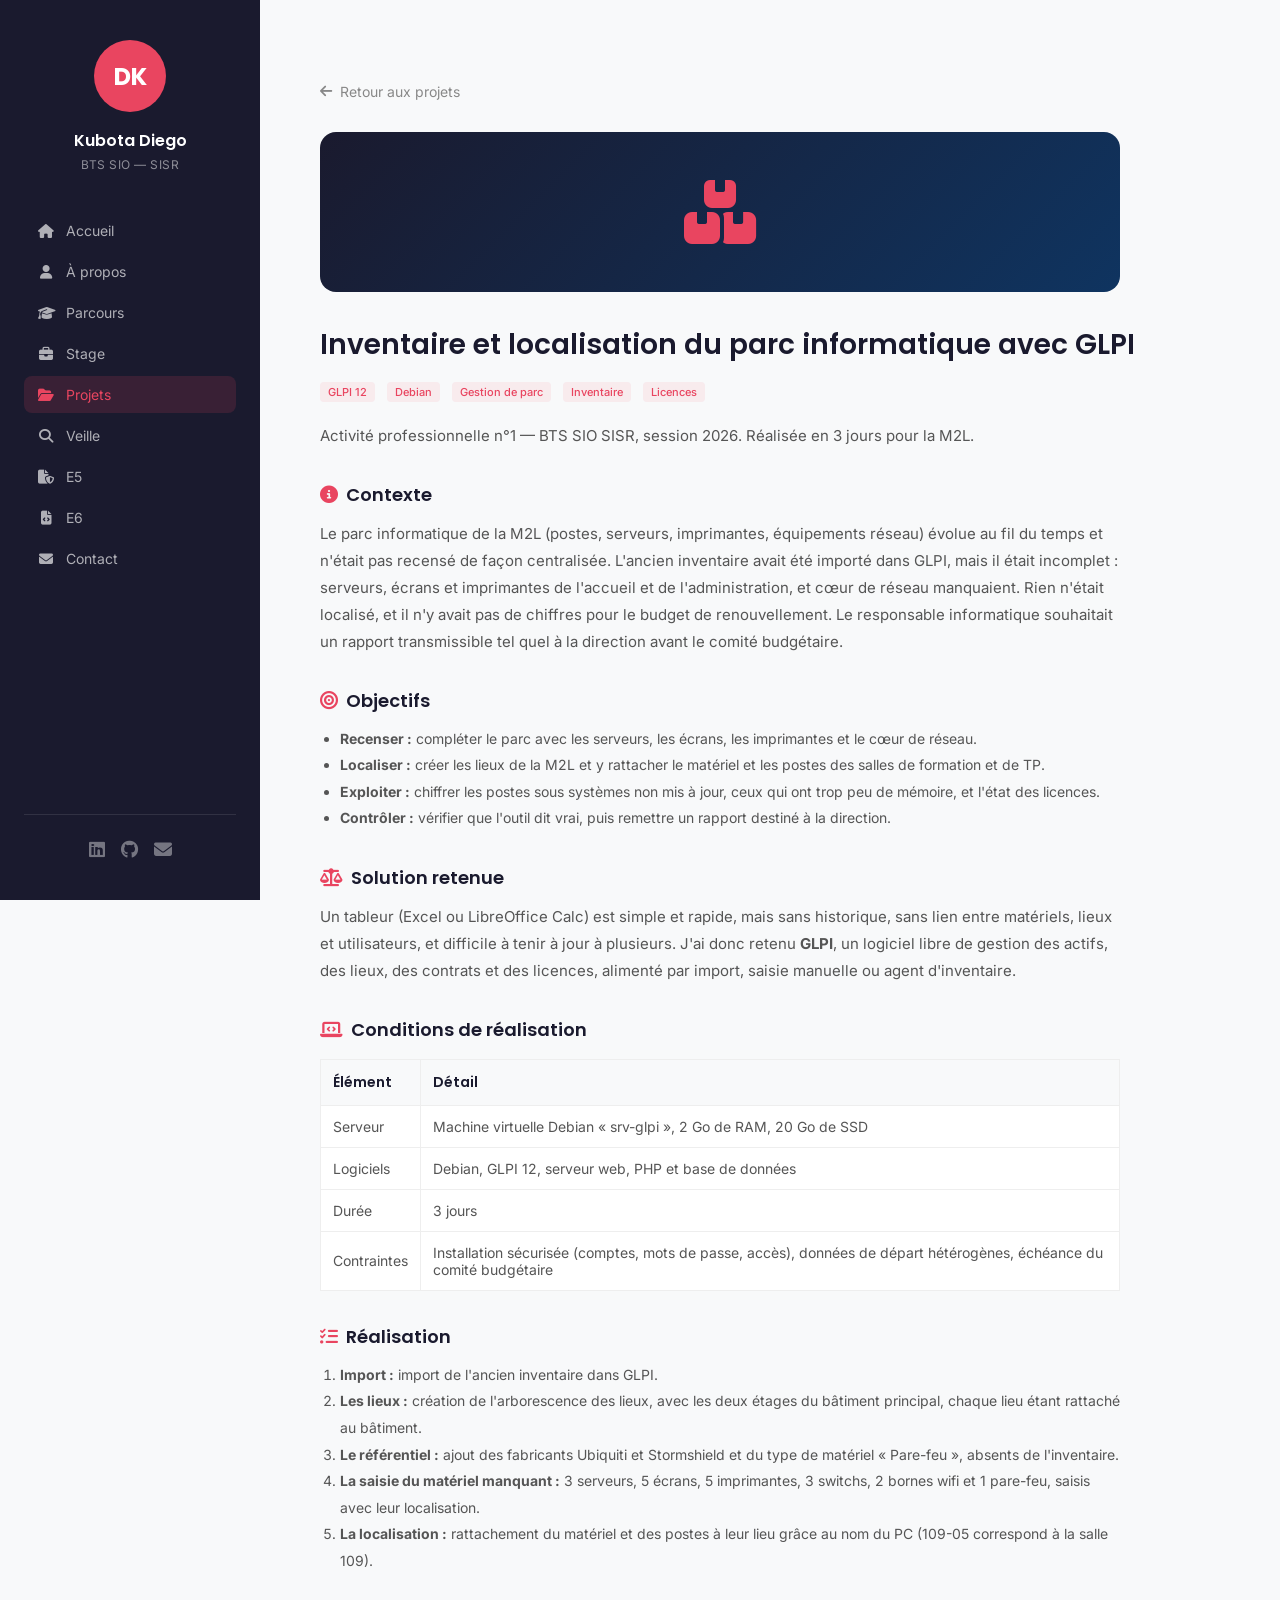
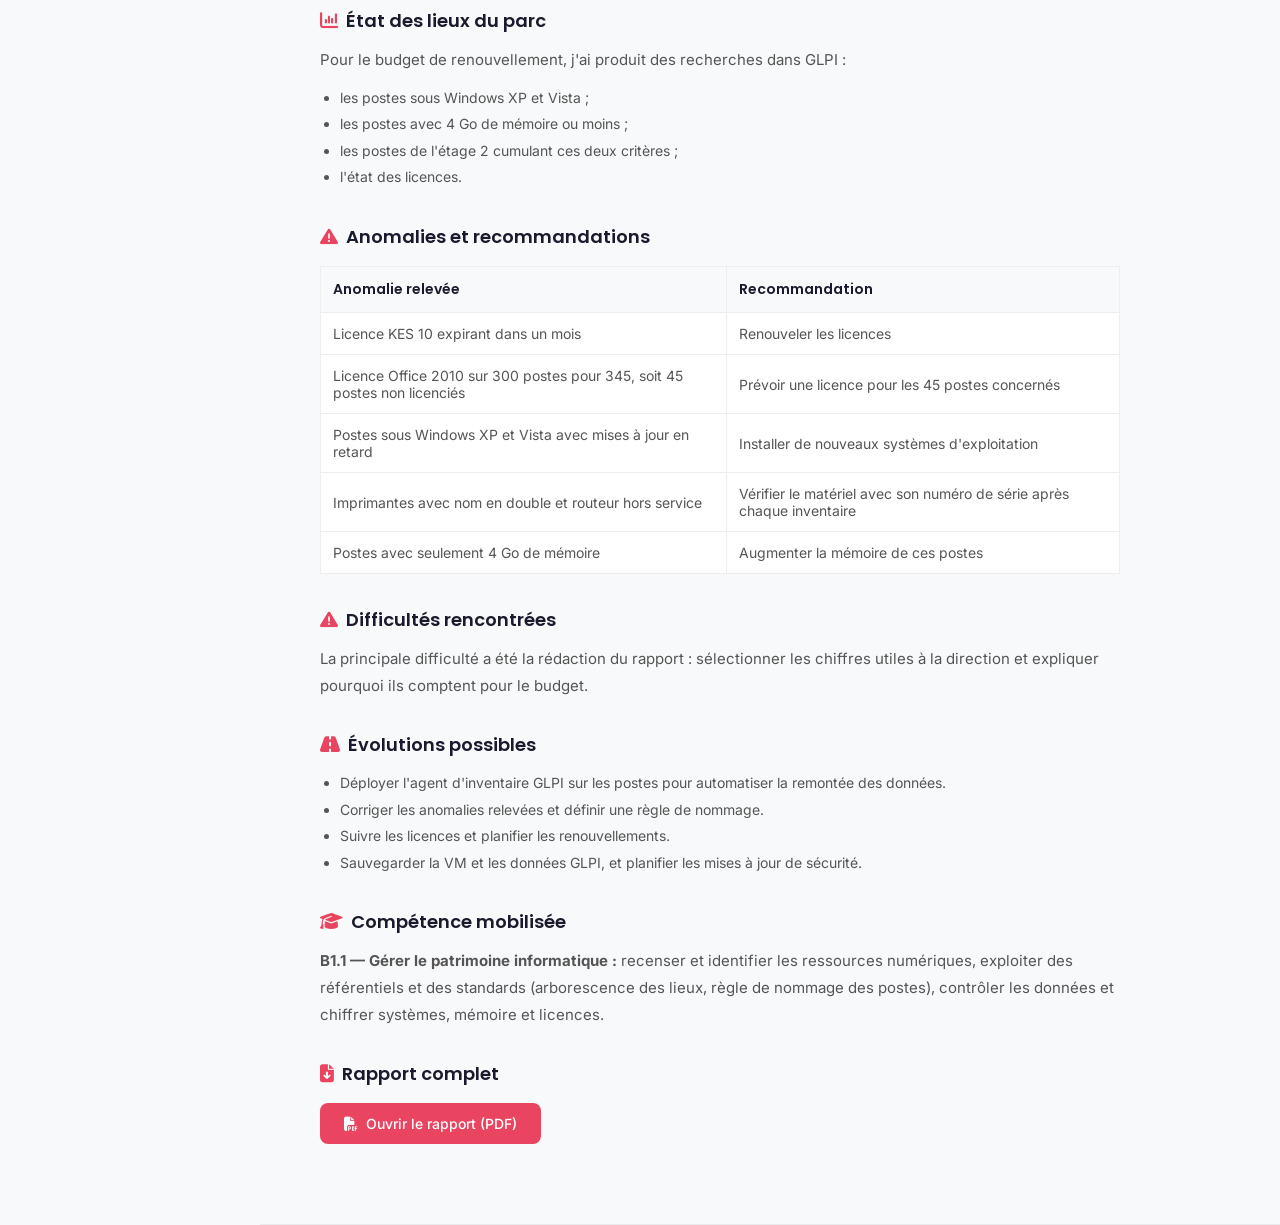
<file: glpi.html>
<!DOCTYPE html>
<html lang="fr">
<head>
  <meta charset="UTF-8">
  <meta name="viewport" content="width=device-width, initial-scale=1.0">
  <title>Inventaire du parc avec GLPI — Kubota Diego</title>
  <link rel="stylesheet" href="https://fonts.googleapis.com/css2?family=Poppins:wght@300;400;500;600;700&family=Inter:wght@300;400;500&display=swap">
  <link rel="stylesheet" href="https://cdnjs.cloudflare.com/ajax/libs/font-awesome/6.5.1/css/all.min.css">
  <link rel="stylesheet" href="style.css">
  <style>
    .project-detail { max-width: 800px; }
    .project-detail h3 { font-family:'Poppins',sans-serif; font-size:18px; font-weight:600; margin:32px 0 12px; color:#1A1A2E; }
    .project-detail p { font-size:15px; color:#555; line-height:1.8; margin-bottom:12px; }
    .project-detail ul, .project-detail ol { padding-left:20px; margin-bottom:16px; }
    .project-detail li { font-size:14px; color:#555; line-height:1.9; }
    .tags { display:flex; flex-wrap:wrap; gap:8px; margin:16px 0; }
    .back-link { display:inline-flex; align-items:center; gap:8px; color:#888; text-decoration:none; font-size:14px; margin-bottom:32px; }
    .back-link:hover { color:#E94560; }
    .project-hero { background:linear-gradient(135deg,#1A1A2E,#0F3460); border-radius:16px; height:160px; display:flex; align-items:center; justify-content:center; font-size:64px; color:#E94560; margin-bottom:32px; }
    table { border-collapse:collapse; width:100%; margin:16px 0; background:white; }
    table th, table td { border:1px solid #eee; padding:12px; text-align:left; font-size:14px; color:#555; }
    table th { background:#f8f9fa; font-family:'Poppins',sans-serif; font-weight:600; color:#1A1A2E; }
    .docs { display:flex; flex-wrap:wrap; gap:12px; margin-top:16px; }
  </style>
</head>
<body>
<aside class="sidebar">
  <div class="sidebar-top">
    <div class="avatar">DK</div>
    <h2 class="sidebar-name">Kubota Diego</h2>
    <p class="sidebar-title">BTS SIO — SISR</p>
  </div>
  <nav class="sidebar-nav">
    <a href="index.html#home" class="nav-link"><i class="fa-solid fa-house"></i> Accueil</a>
    <a href="index.html#about" class="nav-link"><i class="fa-solid fa-user"></i> À propos</a>
    <a href="index.html#parcours" class="nav-link"><i class="fa-solid fa-graduation-cap"></i> Parcours</a>
    <a href="stage.html" class="nav-link"><i class="fa-solid fa-briefcase"></i> Stage</a>
    <a href="index.html#projets" class="nav-link active"><i class="fa-solid fa-folder-open"></i> Projets</a>
    <a href="veille.html" class="nav-link"><i class="fa-solid fa-magnifying-glass"></i> Veille</a>
    <a href="e5.html" class="nav-link"><i class="fa-solid fa-file-shield"></i> E5</a>
    <a href="e6.html" class="nav-link"><i class="fa-solid fa-file-code"></i> E6</a>
    <a href="index.html#contact" class="nav-link"><i class="fa-solid fa-envelope"></i> Contact</a>
  </nav>
  <div class="sidebar-socials">
    <a href="https://www.linkedin.com/in/diego-kubota-410b15350/" target="_blank"><i class="fa-brands fa-linkedin"></i></a>
    <a href="https://github.com/diegoakb-web" target="_blank"><i class="fa-brands fa-github"></i></a>
    <a href="mailto:kubotadiego@gmail.com"><i class="fa-solid fa-envelope"></i></a>
  </div>
</aside>

<main class="main">
  <section class="section">
    <a href="index.html#projets" class="back-link"><i class="fa-solid fa-arrow-left"></i> Retour aux projets</a>
    <div class="project-detail">
      <div class="project-hero"><i class="fa-solid fa-boxes-stacked"></i></div>
      <h2 class="section-title">Inventaire et localisation du parc informatique avec GLPI</h2>
      <div class="tags">
        <span class="project-tag">GLPI 12</span>
        <span class="project-tag">Debian</span>
        <span class="project-tag">Gestion de parc</span>
        <span class="project-tag">Inventaire</span>
        <span class="project-tag">Licences</span>
      </div>
      <p>Activité professionnelle n°1 — BTS SIO SISR, session 2026. Réalisée en 3 jours pour la M2L.</p>

      <h3><i class="fa-solid fa-circle-info" style="color:#E94560;margin-right:8px;"></i>Contexte</h3>
      <p>Le parc informatique de la M2L (postes, serveurs, imprimantes, équipements réseau) évolue au fil du temps et n'était pas recensé de façon centralisée. L'ancien inventaire avait été importé dans GLPI, mais il était incomplet : serveurs, écrans et imprimantes de l'accueil et de l'administration, et cœur de réseau manquaient. Rien n'était localisé, et il n'y avait pas de chiffres pour le budget de renouvellement. Le responsable informatique souhaitait un rapport transmissible tel quel à la direction avant le comité budgétaire.</p>

      <h3><i class="fa-solid fa-bullseye" style="color:#E94560;margin-right:8px;"></i>Objectifs</h3>
      <ul>
        <li><strong>Recenser :</strong> compléter le parc avec les serveurs, les écrans, les imprimantes et le cœur de réseau.</li>
        <li><strong>Localiser :</strong> créer les lieux de la M2L et y rattacher le matériel et les postes des salles de formation et de TP.</li>
        <li><strong>Exploiter :</strong> chiffrer les postes sous systèmes non mis à jour, ceux qui ont trop peu de mémoire, et l'état des licences.</li>
        <li><strong>Contrôler :</strong> vérifier que l'outil dit vrai, puis remettre un rapport destiné à la direction.</li>
      </ul>

      <h3><i class="fa-solid fa-scale-balanced" style="color:#E94560;margin-right:8px;"></i>Solution retenue</h3>
      <p>Un tableur (Excel ou LibreOffice Calc) est simple et rapide, mais sans historique, sans lien entre matériels, lieux et utilisateurs, et difficile à tenir à jour à plusieurs. J'ai donc retenu <strong>GLPI</strong>, un logiciel libre de gestion des actifs, des lieux, des contrats et des licences, alimenté par import, saisie manuelle ou agent d'inventaire.</p>

      <h3><i class="fa-solid fa-laptop-code" style="color:#E94560;margin-right:8px;"></i>Conditions de réalisation</h3>
      <table>
        <tr><th>Élément</th><th>Détail</th></tr>
        <tr><td>Serveur</td><td>Machine virtuelle Debian « srv-glpi », 2 Go de RAM, 20 Go de SSD</td></tr>
        <tr><td>Logiciels</td><td>Debian, GLPI 12, serveur web, PHP et base de données</td></tr>
        <tr><td>Durée</td><td>3 jours</td></tr>
        <tr><td>Contraintes</td><td>Installation sécurisée (comptes, mots de passe, accès), données de départ hétérogènes, échéance du comité budgétaire</td></tr>
      </table>

      <h3><i class="fa-solid fa-list-check" style="color:#E94560;margin-right:8px;"></i>Réalisation</h3>
      <ol>
        <li><strong>Import :</strong> import de l'ancien inventaire dans GLPI.</li>
        <li><strong>Les lieux :</strong> création de l'arborescence des lieux, avec les deux étages du bâtiment principal, chaque lieu étant rattaché au bâtiment.</li>
        <li><strong>Le référentiel :</strong> ajout des fabricants Ubiquiti et Stormshield et du type de matériel « Pare-feu », absents de l'inventaire.</li>
        <li><strong>La saisie du matériel manquant :</strong> 3 serveurs, 5 écrans, 5 imprimantes, 3 switchs, 2 bornes wifi et 1 pare-feu, saisis avec leur localisation.</li>
        <li><strong>La localisation :</strong> rattachement du matériel et des postes à leur lieu grâce au nom du PC (109-05 correspond à la salle 109).</li>
      </ol>

      <h3><i class="fa-solid fa-chart-column" style="color:#E94560;margin-right:8px;"></i>État des lieux du parc</h3>
      <p>Pour le budget de renouvellement, j'ai produit des recherches dans GLPI :</p>
      <ul>
        <li>les postes sous Windows XP et Vista ;</li>
        <li>les postes avec 4 Go de mémoire ou moins ;</li>
        <li>les postes de l'étage 2 cumulant ces deux critères ;</li>
        <li>l'état des licences.</li>
      </ul>

      <h3><i class="fa-solid fa-triangle-exclamation" style="color:#E94560;margin-right:8px;"></i>Anomalies et recommandations</h3>
      <table>
        <tr><th>Anomalie relevée</th><th>Recommandation</th></tr>
        <tr><td>Licence KES 10 expirant dans un mois</td><td>Renouveler les licences</td></tr>
        <tr><td>Licence Office 2010 sur 300 postes pour 345, soit 45 postes non licenciés</td><td>Prévoir une licence pour les 45 postes concernés</td></tr>
        <tr><td>Postes sous Windows XP et Vista avec mises à jour en retard</td><td>Installer de nouveaux systèmes d'exploitation</td></tr>
        <tr><td>Imprimantes avec nom en double et routeur hors service</td><td>Vérifier le matériel avec son numéro de série après chaque inventaire</td></tr>
        <tr><td>Postes avec seulement 4 Go de mémoire</td><td>Augmenter la mémoire de ces postes</td></tr>
      </table>

      <h3><i class="fa-solid fa-triangle-exclamation" style="color:#E94560;margin-right:8px;"></i>Difficultés rencontrées</h3>
      <p>La principale difficulté a été la rédaction du rapport : sélectionner les chiffres utiles à la direction et expliquer pourquoi ils comptent pour le budget.</p>

      <h3><i class="fa-solid fa-road" style="color:#E94560;margin-right:8px;"></i>Évolutions possibles</h3>
      <ul>
        <li>Déployer l'agent d'inventaire GLPI sur les postes pour automatiser la remontée des données.</li>
        <li>Corriger les anomalies relevées et définir une règle de nommage.</li>
        <li>Suivre les licences et planifier les renouvellements.</li>
        <li>Sauvegarder la VM et les données GLPI, et planifier les mises à jour de sécurité.</li>
      </ul>

      <h3><i class="fa-solid fa-graduation-cap" style="color:#E94560;margin-right:8px;"></i>Compétence mobilisée</h3>
      <p><strong>B1.1 — Gérer le patrimoine informatique :</strong> recenser et identifier les ressources numériques, exploiter des référentiels et des standards (arborescence des lieux, règle de nommage des postes), contrôler les données et chiffrer systèmes, mémoire et licences.</p>

      <h3><i class="fa-solid fa-file-arrow-down" style="color:#E94560;margin-right:8px;"></i>Rapport complet</h3>
      <div class="docs">
        <a class="btn-primary" href="Rapport_inventaire-M2L.pdf" target="_blank"><i class="fa-solid fa-file-pdf"></i> Ouvrir le rapport (PDF)</a>
      </div>
    </div>
  </section>
</main>
</body>
</html>
</file>
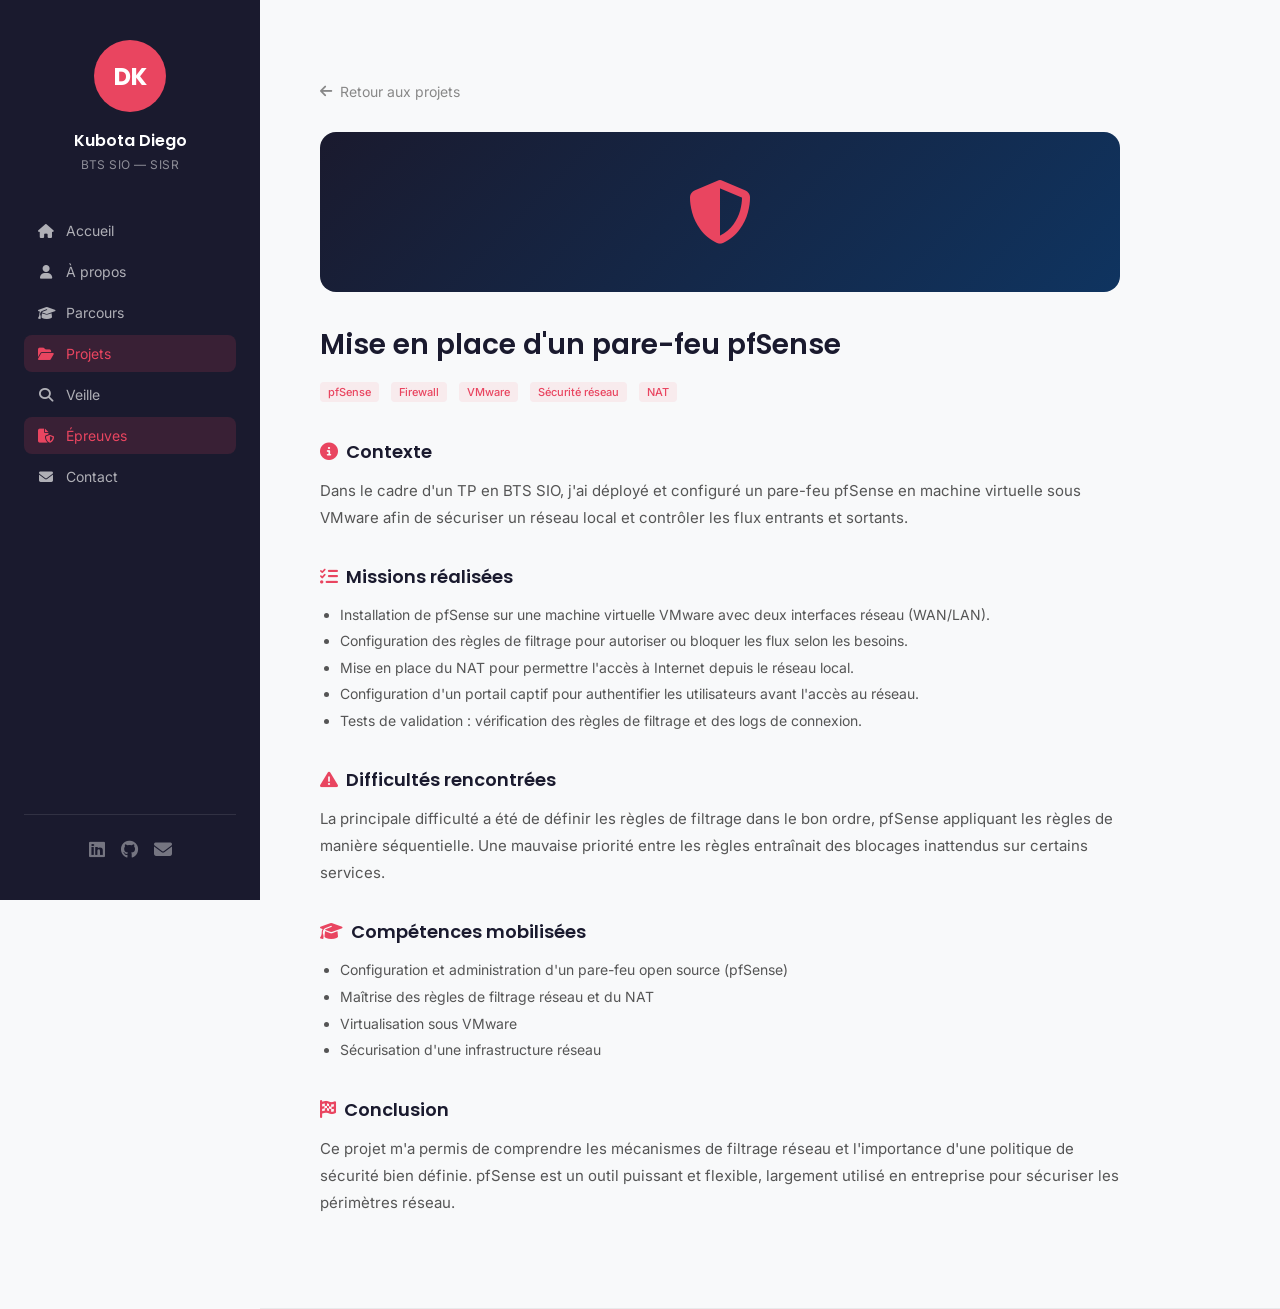
<file: pfsense.html>
<!DOCTYPE html>
<html lang="fr">
<head>
  <meta charset="UTF-8">
  <meta name="viewport" content="width=device-width, initial-scale=1.0">
  <title>Pare-feu pfSense — Kubota Diego</title>
  <link rel="stylesheet" href="https://fonts.googleapis.com/css2?family=Poppins:wght@300;400;500;600;700&family=Inter:wght@300;400;500&display=swap">
  <link rel="stylesheet" href="https://cdnjs.cloudflare.com/ajax/libs/font-awesome/6.5.1/css/all.min.css">
  <link rel="stylesheet" href="style.css">
  <style>
    .project-detail { max-width: 800px; }
    .project-detail h3 { font-family:'Poppins',sans-serif; font-size:18px; font-weight:600; margin:32px 0 12px; color:#1A1A2E; }
    .project-detail p { font-size:15px; color:#555; line-height:1.8; margin-bottom:12px; }
    .project-detail ul { padding-left:20px; margin-bottom:16px; }
    .project-detail li { font-size:14px; color:#555; line-height:1.9; }
    .tags { display:flex; flex-wrap:wrap; gap:8px; margin:16px 0; }
    .back-link { display:inline-flex; align-items:center; gap:8px; color:#888; text-decoration:none; font-size:14px; margin-bottom:32px; }
    .back-link:hover { color:#E94560; }
    .project-hero { background:linear-gradient(135deg,#1A1A2E,#0F3460); border-radius:16px; height:160px; display:flex; align-items:center; justify-content:center; font-size:64px; color:#E94560; margin-bottom:32px; }
  </style>
</head>
<body>
<aside class="sidebar">
  <div class="sidebar-top">
    <div class="avatar">DK</div>
    <h2 class="sidebar-name">Kubota Diego</h2>
    <p class="sidebar-title">BTS SIO — SISR</p>
  </div>
  <nav class="sidebar-nav">
    <a href="index.html#home" class="nav-link"><i class="fa-solid fa-house"></i> Accueil</a>
    <a href="index.html#about" class="nav-link"><i class="fa-solid fa-user"></i> À propos</a>
    <a href="index.html#parcours" class="nav-link"><i class="fa-solid fa-graduation-cap"></i> Parcours</a>
    <a href="index.html#projets" class="nav-link active"><i class="fa-solid fa-folder-open"></i> Projets</a>
    <a href="veille.html" class="nav-link"><i class="fa-solid fa-magnifying-glass"></i> Veille</a>
    <a href="index.html#epreuves" class="nav-link active"><i class="fa-solid fa-file-shield"></i> Épreuves</a>
    <a href="index.html#contact" class="nav-link"><i class="fa-solid fa-envelope"></i> Contact</a>
  </nav>
  <div class="sidebar-socials">
    <a href="https://www.linkedin.com/in/diego-kubota-410b15350/" target="_blank"><i class="fa-brands fa-linkedin"></i></a>
    <a href="https://github.com/diegoakb-web" target="_blank"><i class="fa-brands fa-github"></i></a>
    <a href="mailto:kubotadiego@gmail.com"><i class="fa-solid fa-envelope"></i></a>
  </div>
</aside>
<main class="main">
  <section class="section">
    <a href="index.html#projets" class="back-link"><i class="fa-solid fa-arrow-left"></i> Retour aux projets</a>
    <div class="project-detail">
      <div class="project-hero"><i class="fa-solid fa-shield-halved"></i></div>
      <h2 class="section-title">Mise en place d'un pare-feu pfSense</h2>
      <div class="tags">
        <span class="project-tag">pfSense</span>
        <span class="project-tag">Firewall</span>
        <span class="project-tag">VMware</span>
        <span class="project-tag">Sécurité réseau</span>
        <span class="project-tag">NAT</span>
      </div>

      <div class="project-detail">
        <h3><i class="fa-solid fa-circle-info" style="color:#E94560;margin-right:8px;"></i>Contexte</h3>
        <p>Dans le cadre d'un TP en BTS SIO, j'ai déployé et configuré un pare-feu pfSense en machine virtuelle sous VMware afin de sécuriser un réseau local et contrôler les flux entrants et sortants.</p>

        <h3><i class="fa-solid fa-list-check" style="color:#E94560;margin-right:8px;"></i>Missions réalisées</h3>
        <ul>
          <li>Installation de pfSense sur une machine virtuelle VMware avec deux interfaces réseau (WAN/LAN).</li>
          <li>Configuration des règles de filtrage pour autoriser ou bloquer les flux selon les besoins.</li>
          <li>Mise en place du NAT pour permettre l'accès à Internet depuis le réseau local.</li>
          <li>Configuration d'un portail captif pour authentifier les utilisateurs avant l'accès au réseau.</li>
          <li>Tests de validation : vérification des règles de filtrage et des logs de connexion.</li>
        </ul>

        <h3><i class="fa-solid fa-triangle-exclamation" style="color:#E94560;margin-right:8px;"></i>Difficultés rencontrées</h3>
        <p>La principale difficulté a été de définir les règles de filtrage dans le bon ordre, pfSense appliquant les règles de manière séquentielle. Une mauvaise priorité entre les règles entraînait des blocages inattendus sur certains services.</p>

        <h3><i class="fa-solid fa-graduation-cap" style="color:#E94560;margin-right:8px;"></i>Compétences mobilisées</h3>
        <ul>
          <li>Configuration et administration d'un pare-feu open source (pfSense)</li>
          <li>Maîtrise des règles de filtrage réseau et du NAT</li>
          <li>Virtualisation sous VMware</li>
          <li>Sécurisation d'une infrastructure réseau</li>
        </ul>

        <h3><i class="fa-solid fa-flag-checkered" style="color:#E94560;margin-right:8px;"></i>Conclusion</h3>
        <p>Ce projet m'a permis de comprendre les mécanismes de filtrage réseau et l'importance d'une politique de sécurité bien définie. pfSense est un outil puissant et flexible, largement utilisé en entreprise pour sécuriser les périmètres réseau.</p>
      </div>
    </div>
  </section>
</main>
</body>
</html>
</file>
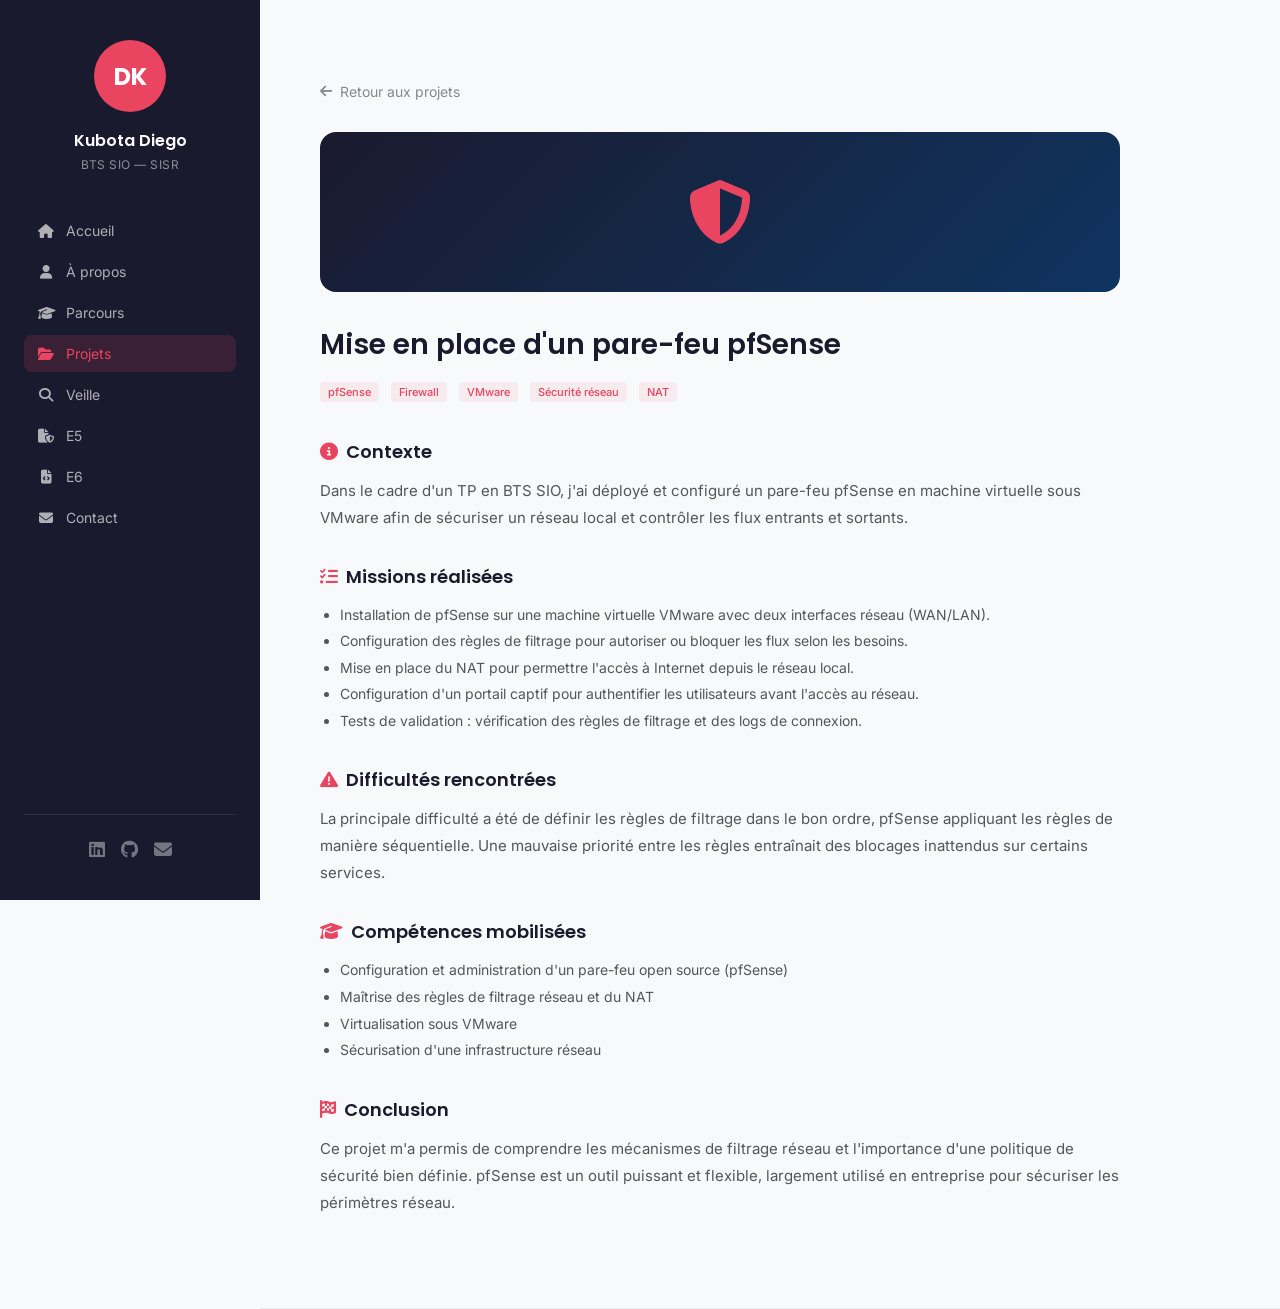
<file: Pfsense.html>
<!DOCTYPE html>
<html lang="fr">
<head>
  <meta charset="UTF-8">
  <meta name="viewport" content="width=device-width, initial-scale=1.0">
  <title>Pare-feu pfSense — Kubota Diego</title>
  <link rel="stylesheet" href="https://fonts.googleapis.com/css2?family=Poppins:wght@300;400;500;600;700&family=Inter:wght@300;400;500&display=swap">
  <link rel="stylesheet" href="https://cdnjs.cloudflare.com/ajax/libs/font-awesome/6.5.1/css/all.min.css">
  <link rel="stylesheet" href="style.css">
  <style>
    .project-detail { max-width: 800px; }
    .project-detail h3 { font-family:'Poppins',sans-serif; font-size:18px; font-weight:600; margin:32px 0 12px; color:#1A1A2E; }
    .project-detail p { font-size:15px; color:#555; line-height:1.8; margin-bottom:12px; }
    .project-detail ul { padding-left:20px; margin-bottom:16px; }
    .project-detail li { font-size:14px; color:#555; line-height:1.9; }
    .tags { display:flex; flex-wrap:wrap; gap:8px; margin:16px 0; }
    .back-link { display:inline-flex; align-items:center; gap:8px; color:#888; text-decoration:none; font-size:14px; margin-bottom:32px; }
    .back-link:hover { color:#E94560; }
    .project-hero { background:linear-gradient(135deg,#1A1A2E,#0F3460); border-radius:16px; height:160px; display:flex; align-items:center; justify-content:center; font-size:64px; color:#E94560; margin-bottom:32px; }
  </style>
</head>
<body>
<aside class="sidebar">
  <div class="sidebar-top">
    <div class="avatar">DK</div>
    <h2 class="sidebar-name">Kubota Diego</h2>
    <p class="sidebar-title">BTS SIO — SISR</p>
  </div>
  <nav class="sidebar-nav">
    <a href="index.html#home" class="nav-link"><i class="fa-solid fa-house"></i> Accueil</a>
    <a href="index.html#about" class="nav-link"><i class="fa-solid fa-user"></i> À propos</a>
    <a href="index.html#parcours" class="nav-link"><i class="fa-solid fa-graduation-cap"></i> Parcours</a>
    <a href="index.html#projets" class="nav-link active"><i class="fa-solid fa-folder-open"></i> Projets</a>
    <a href="veille.html" class="nav-link"><i class="fa-solid fa-magnifying-glass"></i> Veille</a>
    <a href="e5.html" class="nav-link"><i class="fa-solid fa-file-shield"></i> E5</a>
    <a href="e6.html" class="nav-link"><i class="fa-solid fa-file-code"></i> E6</a>
    <a href="index.html#contact" class="nav-link"><i class="fa-solid fa-envelope"></i> Contact</a>
  </nav>
  <div class="sidebar-socials">
    <a href="https://www.linkedin.com/in/diego-kubota-410b15350/" target="_blank"><i class="fa-brands fa-linkedin"></i></a>
    <a href="https://github.com/diegoakb-web" target="_blank"><i class="fa-brands fa-github"></i></a>
    <a href="mailto:kubotadiego@gmail.com"><i class="fa-solid fa-envelope"></i></a>
  </div>
</aside>
<main class="main">
  <section class="section">
    <a href="index.html#projets" class="back-link"><i class="fa-solid fa-arrow-left"></i> Retour aux projets</a>
    <div class="project-detail">
      <div class="project-hero"><i class="fa-solid fa-shield-halved"></i></div>
      <h2 class="section-title">Mise en place d'un pare-feu pfSense</h2>
      <div class="tags">
        <span class="project-tag">pfSense</span>
        <span class="project-tag">Firewall</span>
        <span class="project-tag">VMware</span>
        <span class="project-tag">Sécurité réseau</span>
        <span class="project-tag">NAT</span>
      </div>

      <div class="project-detail">
        <h3><i class="fa-solid fa-circle-info" style="color:#E94560;margin-right:8px;"></i>Contexte</h3>
        <p>Dans le cadre d'un TP en BTS SIO, j'ai déployé et configuré un pare-feu pfSense en machine virtuelle sous VMware afin de sécuriser un réseau local et contrôler les flux entrants et sortants.</p>

        <h3><i class="fa-solid fa-list-check" style="color:#E94560;margin-right:8px;"></i>Missions réalisées</h3>
        <ul>
          <li>Installation de pfSense sur une machine virtuelle VMware avec deux interfaces réseau (WAN/LAN).</li>
          <li>Configuration des règles de filtrage pour autoriser ou bloquer les flux selon les besoins.</li>
          <li>Mise en place du NAT pour permettre l'accès à Internet depuis le réseau local.</li>
          <li>Configuration d'un portail captif pour authentifier les utilisateurs avant l'accès au réseau.</li>
          <li>Tests de validation : vérification des règles de filtrage et des logs de connexion.</li>
        </ul>

        <h3><i class="fa-solid fa-triangle-exclamation" style="color:#E94560;margin-right:8px;"></i>Difficultés rencontrées</h3>
        <p>La principale difficulté a été de définir les règles de filtrage dans le bon ordre, pfSense appliquant les règles de manière séquentielle. Une mauvaise priorité entre les règles entraînait des blocages inattendus sur certains services.</p>

        <h3><i class="fa-solid fa-graduation-cap" style="color:#E94560;margin-right:8px;"></i>Compétences mobilisées</h3>
        <ul>
          <li>Configuration et administration d'un pare-feu open source (pfSense)</li>
          <li>Maîtrise des règles de filtrage réseau et du NAT</li>
          <li>Virtualisation sous VMware</li>
          <li>Sécurisation d'une infrastructure réseau</li>
        </ul>

        <h3><i class="fa-solid fa-flag-checkered" style="color:#E94560;margin-right:8px;"></i>Conclusion</h3>
        <p>Ce projet m'a permis de comprendre les mécanismes de filtrage réseau et l'importance d'une politique de sécurité bien définie. pfSense est un outil puissant et flexible, largement utilisé en entreprise pour sécuriser les périmètres réseau.</p>
      </div>
    </div>
  </section>
</main>
</body>
</html>
</file>
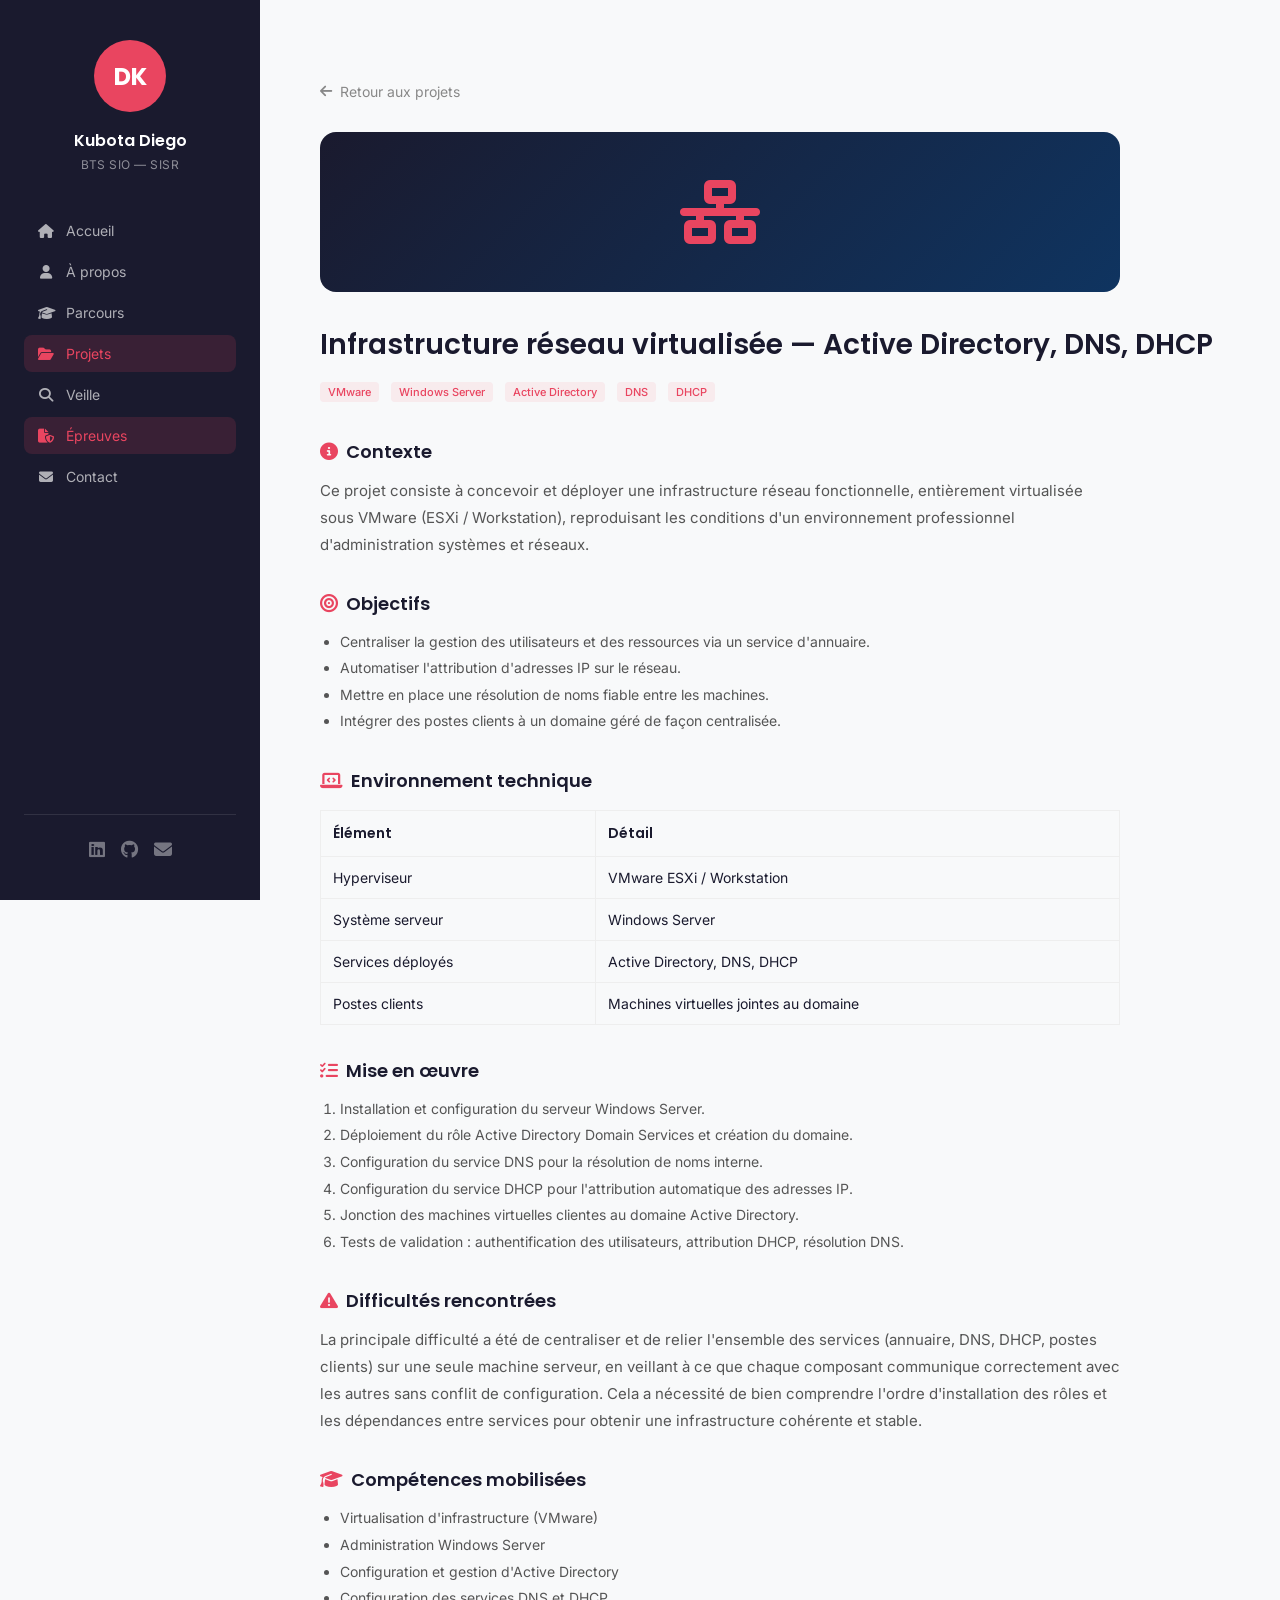
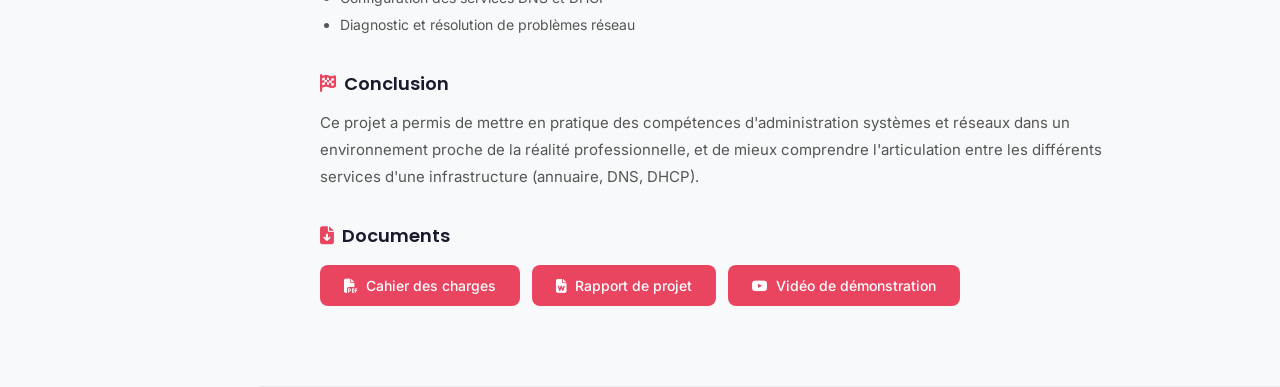
<file: reseau.html>
<!DOCTYPE html>
<html lang="fr">
<head>
  <meta charset="UTF-8">
  <meta name="viewport" content="width=device-width, initial-scale=1.0">
  <title>Infrastructure réseau virtualisée — Kubota Diego</title>
  <link rel="stylesheet" href="https://fonts.googleapis.com/css2?family=Poppins:wght@300;400;500;600;700&family=Inter:wght@300;400;500&display=swap">
  <link rel="stylesheet" href="https://cdnjs.cloudflare.com/ajax/libs/font-awesome/6.5.1/css/all.min.css">
  <link rel="stylesheet" href="style.css">
  <style>
    .project-detail { max-width: 800px; }
    .project-detail h3 { font-family:'Poppins',sans-serif; font-size:18px; font-weight:600; margin:32px 0 12px; color:#1A1A2E; }
    .project-detail p { font-size:15px; color:#555; line-height:1.8; margin-bottom:12px; }
    .project-detail ul, .project-detail ol { padding-left:20px; margin-bottom:16px; }
    .project-detail li { font-size:14px; color:#555; line-height:1.9; }
    .tags { display:flex; flex-wrap:wrap; gap:8px; margin:16px 0; }
    .back-link { display:inline-flex; align-items:center; gap:8px; color:#888; text-decoration:none; font-size:14px; margin-bottom:32px; }
    .back-link:hover { color:#E94560; }
    .project-hero { background:linear-gradient(135deg,#1A1A2E,#0F3460); border-radius:16px; height:160px; display:flex; align-items:center; justify-content:center; font-size:64px; color:#E94560; margin-bottom:32px; }
    table { border-collapse:collapse; width:100%; margin:16px 0; }
    table th, table td { border:1px solid #eee; padding:12px; text-align:left; font-size:14px; }
    table th { background:#f8f9fa; font-family:'Poppins',sans-serif; font-weight:600; }
    .docs { display:flex; flex-wrap:wrap; gap:12px; margin-top:16px; }
  </style>
</head>
<body>
<aside class="sidebar">
  <div class="sidebar-top">
    <div class="avatar">DK</div>
    <h2 class="sidebar-name">Kubota Diego</h2>
    <p class="sidebar-title">BTS SIO — SISR</p>
  </div>
  <nav class="sidebar-nav">
    <a href="index.html#home" class="nav-link"><i class="fa-solid fa-house"></i> Accueil</a>
    <a href="index.html#about" class="nav-link"><i class="fa-solid fa-user"></i> À propos</a>
    <a href="index.html#parcours" class="nav-link"><i class="fa-solid fa-graduation-cap"></i> Parcours</a>
    <a href="index.html#projets" class="nav-link active"><i class="fa-solid fa-folder-open"></i> Projets</a>
    <a href="veille.html" class="nav-link"><i class="fa-solid fa-magnifying-glass"></i> Veille</a>
    <a href="index.html#epreuves" class="nav-link active"><i class="fa-solid fa-file-shield"></i> Épreuves</a>
    <a href="index.html#contact" class="nav-link"><i class="fa-solid fa-envelope"></i> Contact</a>
  </nav>
  <div class="sidebar-socials">
    <a href="https://www.linkedin.com/in/diego-kubota-410b15350/" target="_blank"><i class="fa-brands fa-linkedin"></i></a>
    <a href="https://github.com/diegoakb-web" target="_blank"><i class="fa-brands fa-github"></i></a>
    <a href="mailto:kubotadiego@gmail.com"><i class="fa-solid fa-envelope"></i></a>
  </div>
</aside>
<main class="main">
  <section class="section">
    <a href="index.html#projets" class="back-link"><i class="fa-solid fa-arrow-left"></i> Retour aux projets</a>
    <div class="project-detail">
      <div class="project-hero"><i class="fa-solid fa-network-wired"></i></div>
      <h2 class="section-title">Infrastructure réseau virtualisée — Active Directory, DNS, DHCP</h2>
      <div class="tags">
        <span class="project-tag">VMware</span>
        <span class="project-tag">Windows Server</span>
        <span class="project-tag">Active Directory</span>
        <span class="project-tag">DNS</span>
        <span class="project-tag">DHCP</span>
      </div>

      <h3><i class="fa-solid fa-circle-info" style="color:#E94560;margin-right:8px;"></i>Contexte</h3>
      <p>Ce projet consiste à concevoir et déployer une infrastructure réseau fonctionnelle, entièrement virtualisée sous VMware (ESXi / Workstation), reproduisant les conditions d'un environnement professionnel d'administration systèmes et réseaux.</p>

      <h3><i class="fa-solid fa-bullseye" style="color:#E94560;margin-right:8px;"></i>Objectifs</h3>
      <ul>
        <li>Centraliser la gestion des utilisateurs et des ressources via un service d'annuaire.</li>
        <li>Automatiser l'attribution d'adresses IP sur le réseau.</li>
        <li>Mettre en place une résolution de noms fiable entre les machines.</li>
        <li>Intégrer des postes clients à un domaine géré de façon centralisée.</li>
      </ul>

      <h3><i class="fa-solid fa-laptop-code" style="color:#E94560;margin-right:8px;"></i>Environnement technique</h3>
      <table>
        <tr><th>Élément</th><th>Détail</th></tr>
        <tr><td>Hyperviseur</td><td>VMware ESXi / Workstation</td></tr>
        <tr><td>Système serveur</td><td>Windows Server</td></tr>
        <tr><td>Services déployés</td><td>Active Directory, DNS, DHCP</td></tr>
        <tr><td>Postes clients</td><td>Machines virtuelles jointes au domaine</td></tr>
      </table>

      <h3><i class="fa-solid fa-list-check" style="color:#E94560;margin-right:8px;"></i>Mise en œuvre</h3>
      <ol>
        <li>Installation et configuration du serveur Windows Server.</li>
        <li>Déploiement du rôle Active Directory Domain Services et création du domaine.</li>
        <li>Configuration du service DNS pour la résolution de noms interne.</li>
        <li>Configuration du service DHCP pour l'attribution automatique des adresses IP.</li>
        <li>Jonction des machines virtuelles clientes au domaine Active Directory.</li>
        <li>Tests de validation : authentification des utilisateurs, attribution DHCP, résolution DNS.</li>
      </ol>

      <h3><i class="fa-solid fa-triangle-exclamation" style="color:#E94560;margin-right:8px;"></i>Difficultés rencontrées</h3>
      <p>La principale difficulté a été de centraliser et de relier l'ensemble des services (annuaire, DNS, DHCP, postes clients) sur une seule machine serveur, en veillant à ce que chaque composant communique correctement avec les autres sans conflit de configuration. Cela a nécessité de bien comprendre l'ordre d'installation des rôles et les dépendances entre services pour obtenir une infrastructure cohérente et stable.</p>

      <h3><i class="fa-solid fa-graduation-cap" style="color:#E94560;margin-right:8px;"></i>Compétences mobilisées</h3>
      <ul>
        <li>Virtualisation d'infrastructure (VMware)</li>
        <li>Administration Windows Server</li>
        <li>Configuration et gestion d'Active Directory</li>
        <li>Configuration des services DNS et DHCP</li>
        <li>Diagnostic et résolution de problèmes réseau</li>
      </ul>

      <h3><i class="fa-solid fa-flag-checkered" style="color:#E94560;margin-right:8px;"></i>Conclusion</h3>
      <p>Ce projet a permis de mettre en pratique des compétences d'administration systèmes et réseaux dans un environnement proche de la réalité professionnelle, et de mieux comprendre l'articulation entre les différents services d'une infrastructure (annuaire, DNS, DHCP).</p>

      <h3><i class="fa-solid fa-file-arrow-down" style="color:#E94560;margin-right:8px;"></i>Documents</h3>
      <div class="docs">
        <a class="btn-primary" href="Cahier_des_charges_MARTINS_CIE.pdf" target="_blank"><i class="fa-solid fa-file-pdf"></i> Cahier des charges</a>
        <a class="btn-primary" href="Rapport de projet.docx" download><i class="fa-solid fa-file-word"></i> Rapport de projet</a>
        <a class="btn-primary" href="https://www.youtube.com/watch?v=Hnd-Le4G3Pk" target="_blank"><i class="fa-brands fa-youtube"></i> Vidéo de démonstration</a>
      </div>

    </div>
  </section>
</main>
</body>
</html>
</file>
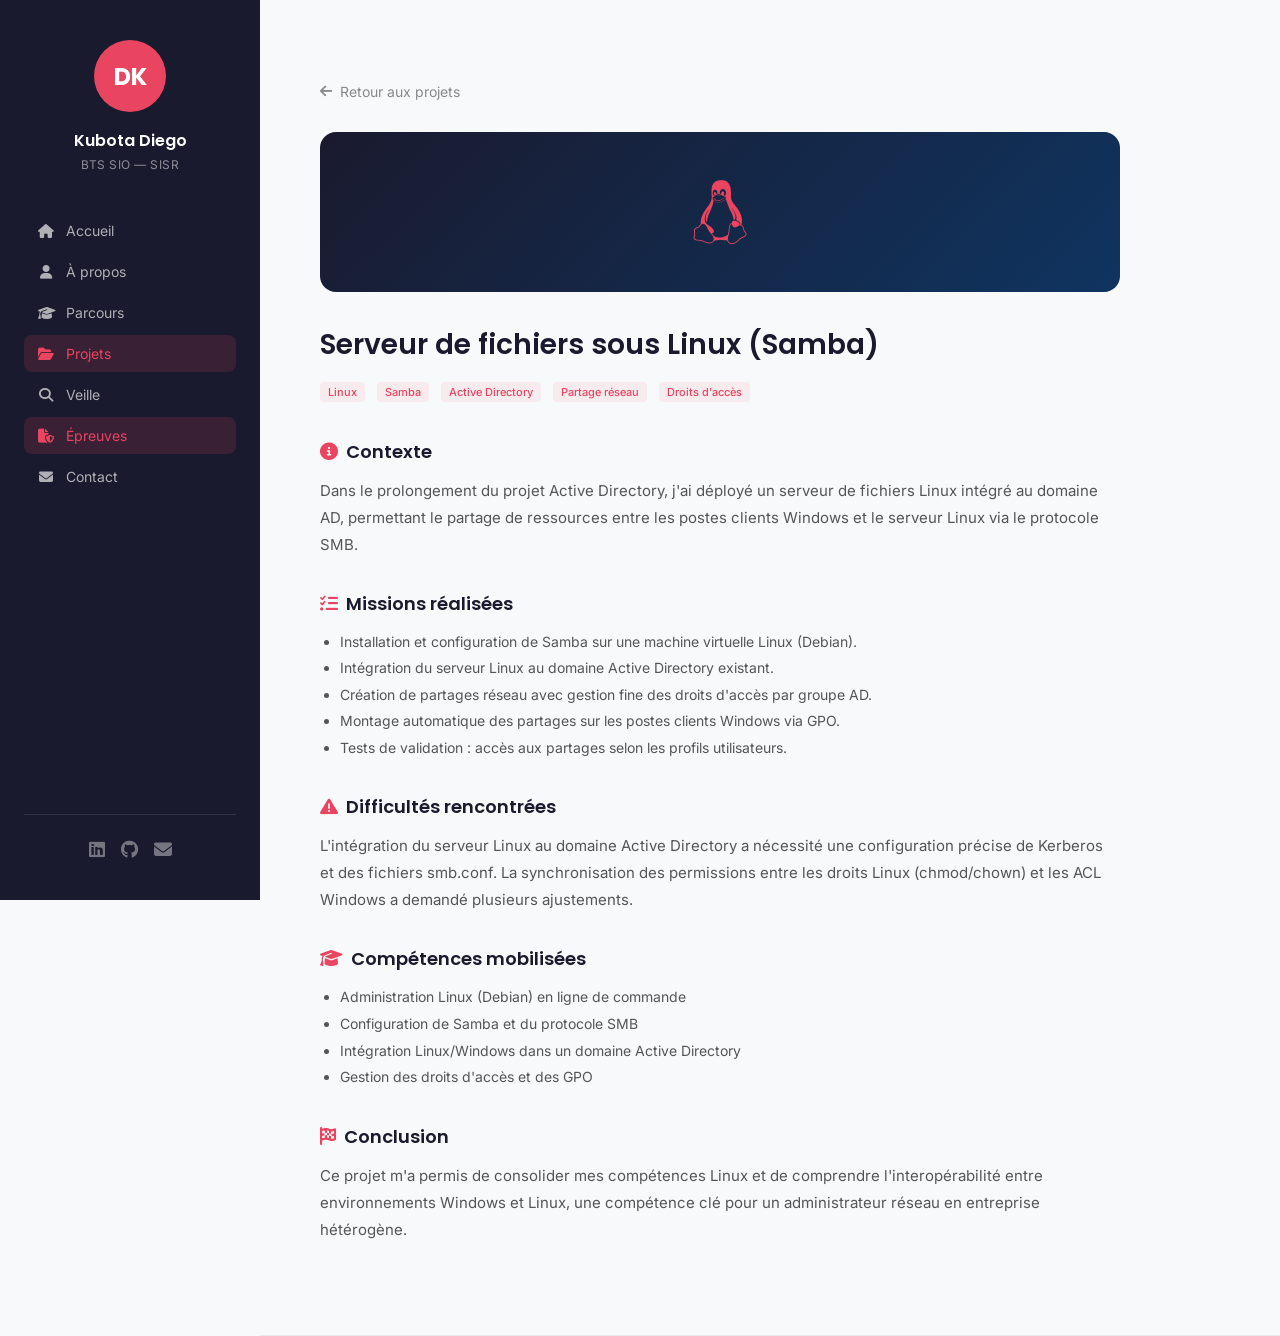
<file: samba.html>
<!DOCTYPE html>
<html lang="fr">
<head>
  <meta charset="UTF-8">
  <meta name="viewport" content="width=device-width, initial-scale=1.0">
  <title>Serveur de fichiers Samba — Kubota Diego</title>
  <link rel="stylesheet" href="https://fonts.googleapis.com/css2?family=Poppins:wght@300;400;500;600;700&family=Inter:wght@300;400;500&display=swap">
  <link rel="stylesheet" href="https://cdnjs.cloudflare.com/ajax/libs/font-awesome/6.5.1/css/all.min.css">
  <link rel="stylesheet" href="style.css">
  <style>
    .project-detail { max-width: 800px; }
    .project-detail h3 { font-family:'Poppins',sans-serif; font-size:18px; font-weight:600; margin:32px 0 12px; color:#1A1A2E; }
    .project-detail p { font-size:15px; color:#555; line-height:1.8; margin-bottom:12px; }
    .project-detail ul { padding-left:20px; margin-bottom:16px; }
    .project-detail li { font-size:14px; color:#555; line-height:1.9; }
    .tags { display:flex; flex-wrap:wrap; gap:8px; margin:16px 0; }
    .back-link { display:inline-flex; align-items:center; gap:8px; color:#888; text-decoration:none; font-size:14px; margin-bottom:32px; }
    .back-link:hover { color:#E94560; }
    .project-hero { background:linear-gradient(135deg,#1A1A2E,#0F3460); border-radius:16px; height:160px; display:flex; align-items:center; justify-content:center; font-size:64px; color:#E94560; margin-bottom:32px; }
  </style>
</head>
<body>
<aside class="sidebar">
  <div class="sidebar-top">
    <div class="avatar">DK</div>
    <h2 class="sidebar-name">Kubota Diego</h2>
    <p class="sidebar-title">BTS SIO — SISR</p>
  </div>
  <nav class="sidebar-nav">
    <a href="index.html#home" class="nav-link"><i class="fa-solid fa-house"></i> Accueil</a>
    <a href="index.html#about" class="nav-link"><i class="fa-solid fa-user"></i> À propos</a>
    <a href="index.html#parcours" class="nav-link"><i class="fa-solid fa-graduation-cap"></i> Parcours</a>
    <a href="index.html#projets" class="nav-link active"><i class="fa-solid fa-folder-open"></i> Projets</a>
    <a href="veille.html" class="nav-link"><i class="fa-solid fa-magnifying-glass"></i> Veille</a>
    <a href="index.html#epreuves" class="nav-link active"><i class="fa-solid fa-file-shield"></i> Épreuves</a>
    <a href="index.html#contact" class="nav-link"><i class="fa-solid fa-envelope"></i> Contact</a>
  </nav>
  <div class="sidebar-socials">
    <a href="https://www.linkedin.com/in/diego-kubota-410b15350/" target="_blank"><i class="fa-brands fa-linkedin"></i></a>
    <a href="https://github.com/diegoakb-web" target="_blank"><i class="fa-brands fa-github"></i></a>
    <a href="mailto:kubotadiego@gmail.com"><i class="fa-solid fa-envelope"></i></a>
  </div>
</aside>
<main class="main">
  <section class="section">
    <a href="index.html#projets" class="back-link"><i class="fa-solid fa-arrow-left"></i> Retour aux projets</a>
    <div class="project-detail">
      <div class="project-hero"><i class="fa-brands fa-linux"></i></div>
      <h2 class="section-title">Serveur de fichiers sous Linux (Samba)</h2>
      <div class="tags">
        <span class="project-tag">Linux</span>
        <span class="project-tag">Samba</span>
        <span class="project-tag">Active Directory</span>
        <span class="project-tag">Partage réseau</span>
        <span class="project-tag">Droits d'accès</span>
      </div>

      <div class="project-detail">
        <h3><i class="fa-solid fa-circle-info" style="color:#E94560;margin-right:8px;"></i>Contexte</h3>
        <p>Dans le prolongement du projet Active Directory, j'ai déployé un serveur de fichiers Linux intégré au domaine AD, permettant le partage de ressources entre les postes clients Windows et le serveur Linux via le protocole SMB.</p>

        <h3><i class="fa-solid fa-list-check" style="color:#E94560;margin-right:8px;"></i>Missions réalisées</h3>
        <ul>
          <li>Installation et configuration de Samba sur une machine virtuelle Linux (Debian).</li>
          <li>Intégration du serveur Linux au domaine Active Directory existant.</li>
          <li>Création de partages réseau avec gestion fine des droits d'accès par groupe AD.</li>
          <li>Montage automatique des partages sur les postes clients Windows via GPO.</li>
          <li>Tests de validation : accès aux partages selon les profils utilisateurs.</li>
        </ul>

        <h3><i class="fa-solid fa-triangle-exclamation" style="color:#E94560;margin-right:8px;"></i>Difficultés rencontrées</h3>
        <p>L'intégration du serveur Linux au domaine Active Directory a nécessité une configuration précise de Kerberos et des fichiers smb.conf. La synchronisation des permissions entre les droits Linux (chmod/chown) et les ACL Windows a demandé plusieurs ajustements.</p>

        <h3><i class="fa-solid fa-graduation-cap" style="color:#E94560;margin-right:8px;"></i>Compétences mobilisées</h3>
        <ul>
          <li>Administration Linux (Debian) en ligne de commande</li>
          <li>Configuration de Samba et du protocole SMB</li>
          <li>Intégration Linux/Windows dans un domaine Active Directory</li>
          <li>Gestion des droits d'accès et des GPO</li>
        </ul>

        <h3><i class="fa-solid fa-flag-checkered" style="color:#E94560;margin-right:8px;"></i>Conclusion</h3>
        <p>Ce projet m'a permis de consolider mes compétences Linux et de comprendre l'interopérabilité entre environnements Windows et Linux, une compétence clé pour un administrateur réseau en entreprise hétérogène.</p>
      </div>
    </div>
  </section>
</main>
</body>
</html>
</file>
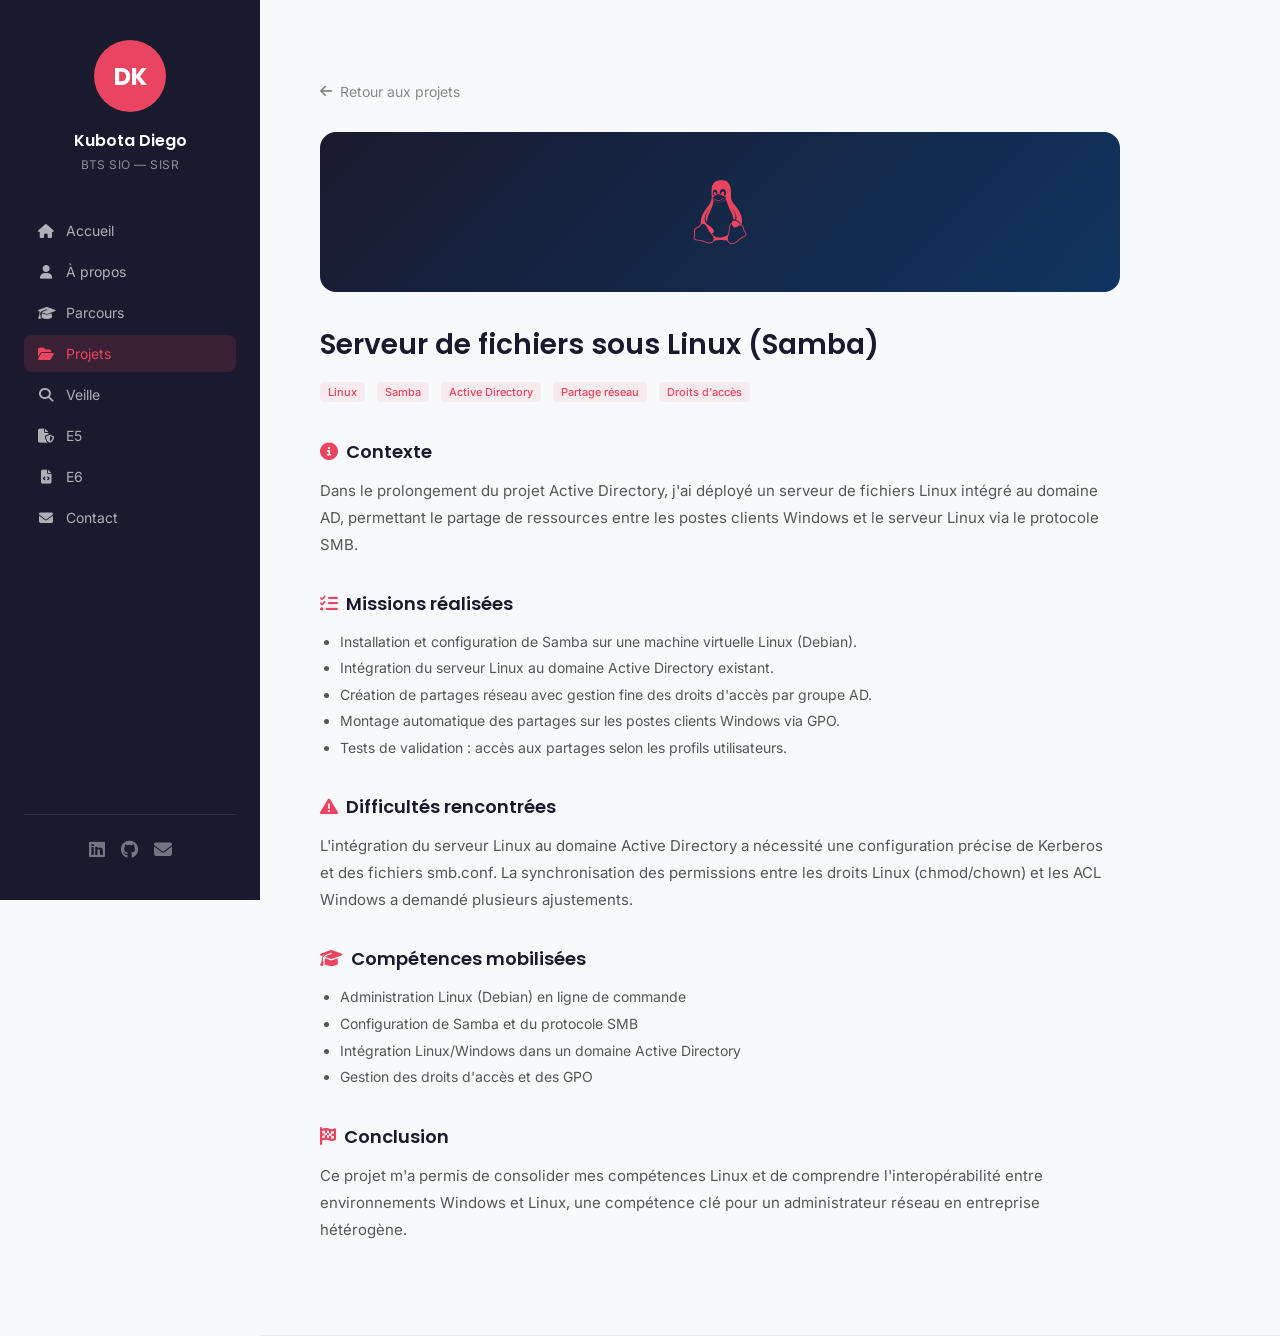
<file: Samba.html>
<!DOCTYPE html>
<html lang="fr">
<head>
  <meta charset="UTF-8">
  <meta name="viewport" content="width=device-width, initial-scale=1.0">
  <title>Serveur de fichiers Samba — Kubota Diego</title>
  <link rel="stylesheet" href="https://fonts.googleapis.com/css2?family=Poppins:wght@300;400;500;600;700&family=Inter:wght@300;400;500&display=swap">
  <link rel="stylesheet" href="https://cdnjs.cloudflare.com/ajax/libs/font-awesome/6.5.1/css/all.min.css">
  <link rel="stylesheet" href="style.css">
  <style>
    .project-detail { max-width: 800px; }
    .project-detail h3 { font-family:'Poppins',sans-serif; font-size:18px; font-weight:600; margin:32px 0 12px; color:#1A1A2E; }
    .project-detail p { font-size:15px; color:#555; line-height:1.8; margin-bottom:12px; }
    .project-detail ul { padding-left:20px; margin-bottom:16px; }
    .project-detail li { font-size:14px; color:#555; line-height:1.9; }
    .tags { display:flex; flex-wrap:wrap; gap:8px; margin:16px 0; }
    .back-link { display:inline-flex; align-items:center; gap:8px; color:#888; text-decoration:none; font-size:14px; margin-bottom:32px; }
    .back-link:hover { color:#E94560; }
    .project-hero { background:linear-gradient(135deg,#1A1A2E,#0F3460); border-radius:16px; height:160px; display:flex; align-items:center; justify-content:center; font-size:64px; color:#E94560; margin-bottom:32px; }
  </style>
</head>
<body>
<aside class="sidebar">
  <div class="sidebar-top">
    <div class="avatar">DK</div>
    <h2 class="sidebar-name">Kubota Diego</h2>
    <p class="sidebar-title">BTS SIO — SISR</p>
  </div>
  <nav class="sidebar-nav">
    <a href="index.html#home" class="nav-link"><i class="fa-solid fa-house"></i> Accueil</a>
    <a href="index.html#about" class="nav-link"><i class="fa-solid fa-user"></i> À propos</a>
    <a href="index.html#parcours" class="nav-link"><i class="fa-solid fa-graduation-cap"></i> Parcours</a>
    <a href="index.html#projets" class="nav-link active"><i class="fa-solid fa-folder-open"></i> Projets</a>
    <a href="veille.html" class="nav-link"><i class="fa-solid fa-magnifying-glass"></i> Veille</a>
    <a href="e5.html" class="nav-link"><i class="fa-solid fa-file-shield"></i> E5</a>
    <a href="e6.html" class="nav-link"><i class="fa-solid fa-file-code"></i> E6</a>
    <a href="index.html#contact" class="nav-link"><i class="fa-solid fa-envelope"></i> Contact</a>
  </nav>
  <div class="sidebar-socials">
    <a href="https://www.linkedin.com/in/diego-kubota-410b15350/" target="_blank"><i class="fa-brands fa-linkedin"></i></a>
    <a href="https://github.com/diegoakb-web" target="_blank"><i class="fa-brands fa-github"></i></a>
    <a href="mailto:kubotadiego@gmail.com"><i class="fa-solid fa-envelope"></i></a>
  </div>
</aside>
<main class="main">
  <section class="section">
    <a href="index.html#projets" class="back-link"><i class="fa-solid fa-arrow-left"></i> Retour aux projets</a>
    <div class="project-detail">
      <div class="project-hero"><i class="fa-brands fa-linux"></i></div>
      <h2 class="section-title">Serveur de fichiers sous Linux (Samba)</h2>
      <div class="tags">
        <span class="project-tag">Linux</span>
        <span class="project-tag">Samba</span>
        <span class="project-tag">Active Directory</span>
        <span class="project-tag">Partage réseau</span>
        <span class="project-tag">Droits d'accès</span>
      </div>

      <div class="project-detail">
        <h3><i class="fa-solid fa-circle-info" style="color:#E94560;margin-right:8px;"></i>Contexte</h3>
        <p>Dans le prolongement du projet Active Directory, j'ai déployé un serveur de fichiers Linux intégré au domaine AD, permettant le partage de ressources entre les postes clients Windows et le serveur Linux via le protocole SMB.</p>

        <h3><i class="fa-solid fa-list-check" style="color:#E94560;margin-right:8px;"></i>Missions réalisées</h3>
        <ul>
          <li>Installation et configuration de Samba sur une machine virtuelle Linux (Debian).</li>
          <li>Intégration du serveur Linux au domaine Active Directory existant.</li>
          <li>Création de partages réseau avec gestion fine des droits d'accès par groupe AD.</li>
          <li>Montage automatique des partages sur les postes clients Windows via GPO.</li>
          <li>Tests de validation : accès aux partages selon les profils utilisateurs.</li>
        </ul>

        <h3><i class="fa-solid fa-triangle-exclamation" style="color:#E94560;margin-right:8px;"></i>Difficultés rencontrées</h3>
        <p>L'intégration du serveur Linux au domaine Active Directory a nécessité une configuration précise de Kerberos et des fichiers smb.conf. La synchronisation des permissions entre les droits Linux (chmod/chown) et les ACL Windows a demandé plusieurs ajustements.</p>

        <h3><i class="fa-solid fa-graduation-cap" style="color:#E94560;margin-right:8px;"></i>Compétences mobilisées</h3>
        <ul>
          <li>Administration Linux (Debian) en ligne de commande</li>
          <li>Configuration de Samba et du protocole SMB</li>
          <li>Intégration Linux/Windows dans un domaine Active Directory</li>
          <li>Gestion des droits d'accès et des GPO</li>
        </ul>

        <h3><i class="fa-solid fa-flag-checkered" style="color:#E94560;margin-right:8px;"></i>Conclusion</h3>
        <p>Ce projet m'a permis de consolider mes compétences Linux et de comprendre l'interopérabilité entre environnements Windows et Linux, une compétence clé pour un administrateur réseau en entreprise hétérogène.</p>
      </div>
    </div>
  </section>
</main>
</body>
</html>
</file>
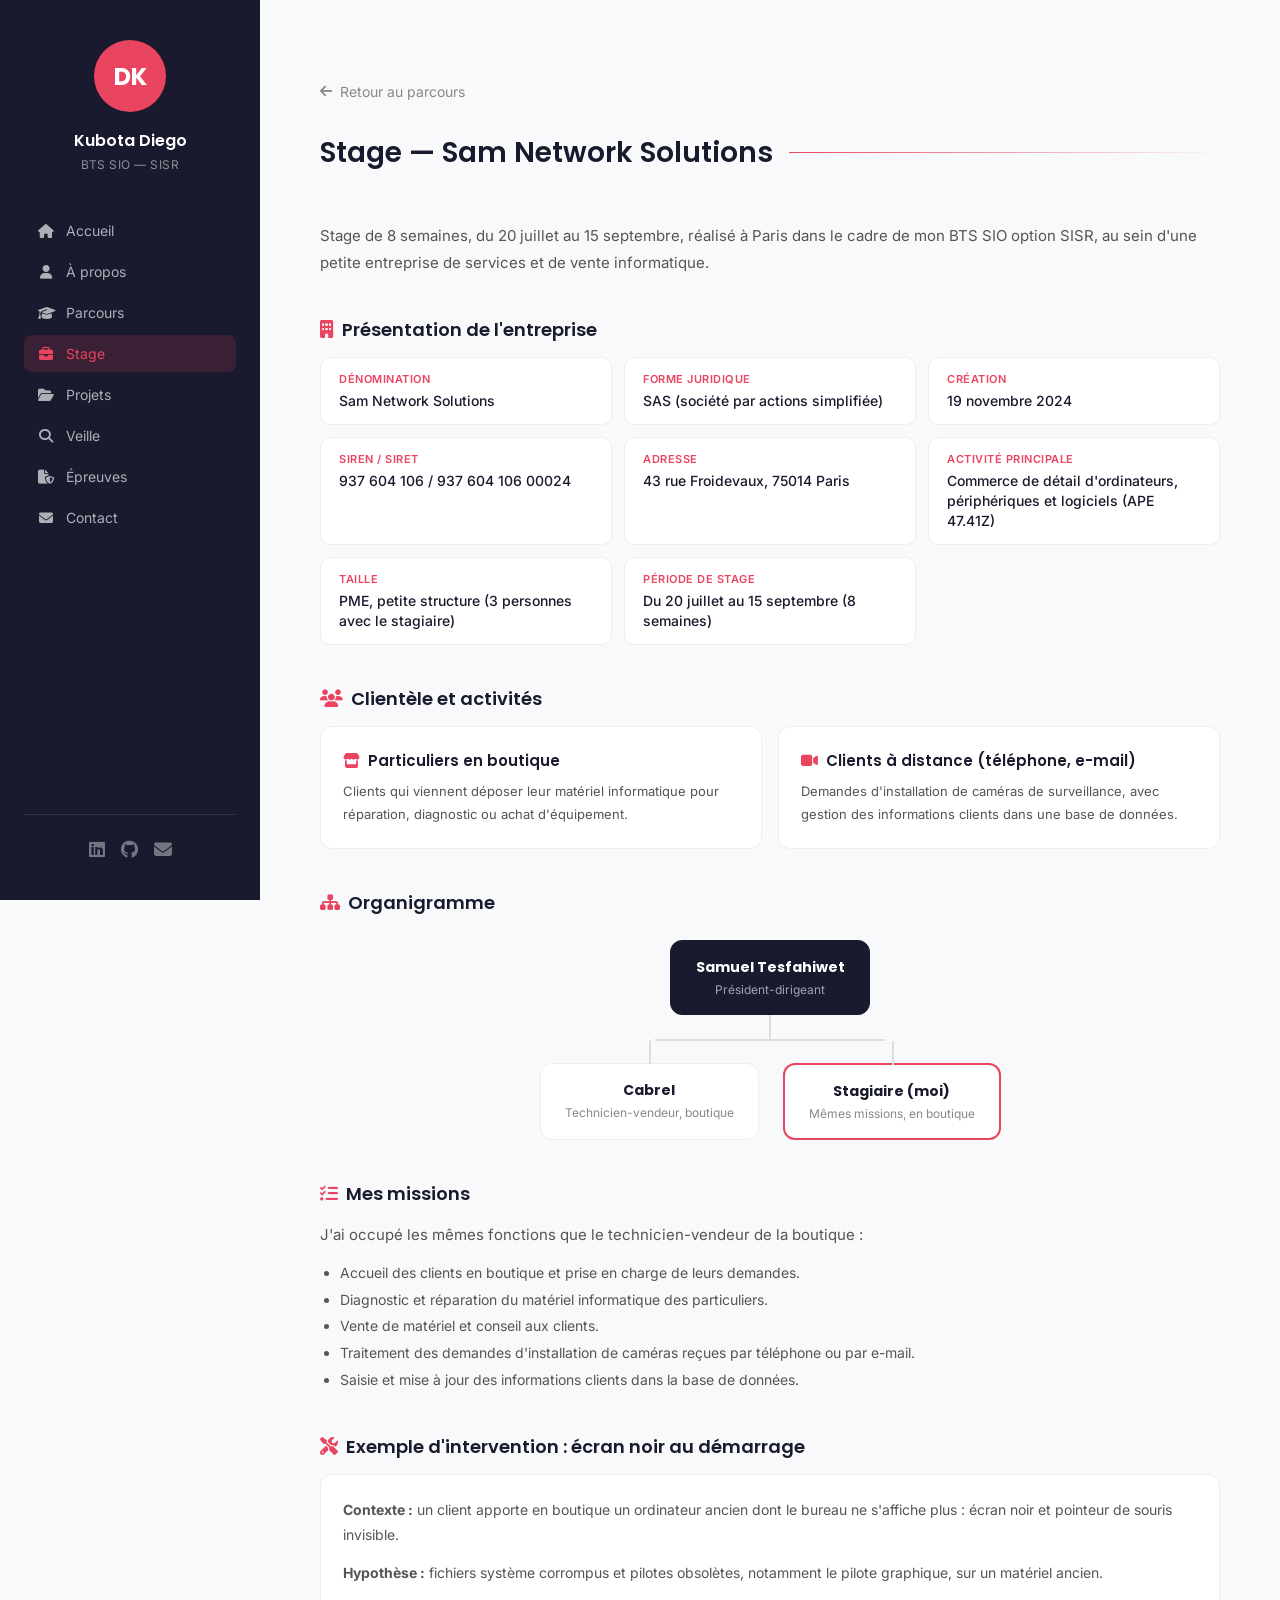
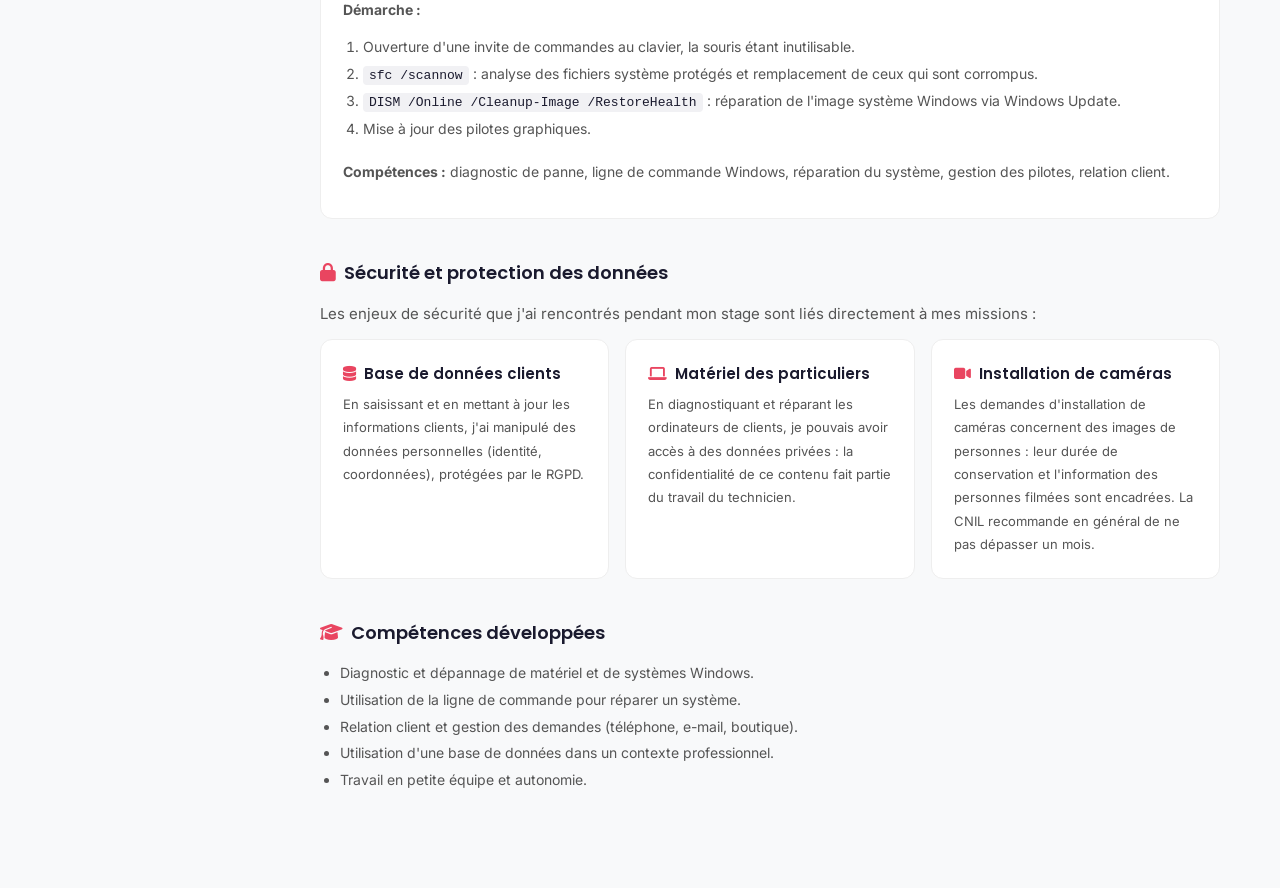
<file: stage.html>
<!DOCTYPE html>
<html lang="fr">
<head>
  <meta charset="UTF-8">
  <meta name="viewport" content="width=device-width, initial-scale=1.0">
  <title>Stage — Sam Network Solutions — Kubota Diego</title>
  <link rel="stylesheet" href="https://fonts.googleapis.com/css2?family=Poppins:wght@300;400;500;600;700&family=Inter:wght@300;400;500&display=swap">
  <link rel="stylesheet" href="https://cdnjs.cloudflare.com/ajax/libs/font-awesome/6.5.1/css/all.min.css">
  <link rel="stylesheet" href="style.css">
  <style>
    .page { max-width: 900px; }
    .page h3 { font-family:'Poppins',sans-serif; font-size:18px; font-weight:600; margin:40px 0 14px; color:#1A1A2E; }
    .page p { font-size:15px; color:#555; line-height:1.8; margin-bottom:12px; }
    .page ul, .page ol { padding-left:20px; margin-bottom:16px; }
    .page li { font-size:14px; color:#555; line-height:1.9; }
    .page code { background:#f1f1f4; padding:2px 6px; border-radius:4px; font-size:13px; color:#1A1A2E; }
    .back-link { display:inline-flex; align-items:center; gap:8px; color:#888; text-decoration:none; font-size:14px; margin-bottom:32px; }
    .back-link:hover { color:#E94560; }
    .info-grid { display:grid; grid-template-columns:repeat(auto-fit,minmax(240px,1fr)); gap:12px; }
    .info-item { background:white; border:1px solid #eee; border-radius:10px; padding:14px 18px; }
    .info-item span { display:block; font-size:11px; color:#E94560; font-weight:600; text-transform:uppercase; letter-spacing:0.5px; margin-bottom:4px; }
    .info-item strong { font-size:14px; font-weight:500; color:#1A1A2E; }
    .two-cols { display:grid; grid-template-columns:repeat(auto-fit,minmax(280px,1fr)); gap:16px; }
    .box { background:white; border:1px solid #eee; border-radius:12px; padding:22px; }
    .box h4 { font-family:'Poppins',sans-serif; font-size:15px; font-weight:600; margin-bottom:8px; }
    .box h4 i { color:#E94560; margin-right:8px; }
    .box p { font-size:13px; margin-bottom:0; }
    .box.wide p { font-size:14px; margin-bottom:12px; }
    .org { display:flex; flex-direction:column; align-items:center; margin:24px 0; }
    .org-node { background:white; border:1px solid #eee; border-radius:12px; padding:16px 24px; text-align:center; min-width:200px; }
    .org-node strong { display:block; font-family:'Poppins',sans-serif; font-size:14px; }
    .org-node span { font-size:12px; color:#888; }
    .org-node.top { background:#1A1A2E; border-color:#1A1A2E; }
    .org-node.top strong { color:white; } .org-node.top span { color:rgba(255,255,255,0.6); }
    .org-node.me { border:2px solid #E94560; }
    .org-line { width:2px; height:24px; background:#ddd; }
    .org-row { display:flex; gap:24px; flex-wrap:wrap; justify-content:center; position:relative; padding-top:24px; }
    .org-row::before { content:''; position:absolute; top:0; left:25%; right:25%; height:2px; background:#ddd; }
    .org-row .org-node { position:relative; }
    .org-row .org-node::before { content:''; position:absolute; top:-24px; left:50%; width:2px; height:24px; background:#ddd; }
    @media (max-width:700px) { .org-row::before, .org-row .org-node::before { display:none; } }
  </style>
</head>
<body>
<aside class="sidebar">
  <div class="sidebar-top">
    <div class="avatar">DK</div>
    <h2 class="sidebar-name">Kubota Diego</h2>
    <p class="sidebar-title">BTS SIO — SISR</p>
  </div>
  <nav class="sidebar-nav">
    <a href="index.html#home" class="nav-link"><i class="fa-solid fa-house"></i> Accueil</a>
    <a href="index.html#about" class="nav-link"><i class="fa-solid fa-user"></i> À propos</a>
    <a href="index.html#parcours" class="nav-link"><i class="fa-solid fa-graduation-cap"></i> Parcours</a>
    <a href="stage.html" class="nav-link active"><i class="fa-solid fa-briefcase"></i> Stage</a>
    <a href="index.html#projets" class="nav-link"><i class="fa-solid fa-folder-open"></i> Projets</a>
    <a href="veille.html" class="nav-link"><i class="fa-solid fa-magnifying-glass"></i> Veille</a>
    <a href="#epreuves" class="nav-link"><i class="fa-solid fa-file-shield"></i> Épreuves</a>
    <a href="index.html#contact" class="nav-link"><i class="fa-solid fa-envelope"></i> Contact</a>
  </nav>
  <div class="sidebar-socials">
    <a href="https://www.linkedin.com/in/diego-kubota-410b15350/" target="_blank"><i class="fa-brands fa-linkedin"></i></a>
    <a href="https://github.com/diegoakb-web" target="_blank"><i class="fa-brands fa-github"></i></a>
    <a href="mailto:kubotadiego@gmail.com"><i class="fa-solid fa-envelope"></i></a>
  </div>
</aside>

<main class="main">
  <section class="section">
    <a href="index.html#parcours" class="back-link"><i class="fa-solid fa-arrow-left"></i> Retour au parcours</a>
    <div class="page">
      <div class="section-header">
        <h2 class="section-title">Stage — Sam Network Solutions</h2>
        <div class="section-line"></div>
      </div>
      <p>Stage de 8 semaines, du 20 juillet au 15 septembre, réalisé à Paris dans le cadre de mon BTS SIO option SISR, au sein d'une petite entreprise de services et de vente informatique.</p>

      <h3><i class="fa-solid fa-building" style="color:#E94560;margin-right:8px;"></i>Présentation de l'entreprise</h3>
      <div class="info-grid">
        <div class="info-item"><span>Dénomination</span><strong>Sam Network Solutions</strong></div>
        <div class="info-item"><span>Forme juridique</span><strong>SAS (société par actions simplifiée)</strong></div>
        <div class="info-item"><span>Création</span><strong>19 novembre 2024</strong></div>
        <div class="info-item"><span>SIREN / SIRET</span><strong>937 604 106 / 937 604 106 00024</strong></div>
        <div class="info-item"><span>Adresse</span><strong>43 rue Froidevaux, 75014 Paris</strong></div>
        <div class="info-item"><span>Activité principale</span><strong>Commerce de détail d'ordinateurs, périphériques et logiciels (APE 47.41Z)</strong></div>
        <div class="info-item"><span>Taille</span><strong>PME, petite structure (3 personnes avec le stagiaire)</strong></div>
        <div class="info-item"><span>Période de stage</span><strong>Du 20 juillet au 15 septembre (8 semaines)</strong></div>
      </div>

      <h3><i class="fa-solid fa-users" style="color:#E94560;margin-right:8px;"></i>Clientèle et activités</h3>
      <div class="two-cols">
        <div class="box">
          <h4><i class="fa-solid fa-store"></i>Particuliers en boutique</h4>
          <p>Clients qui viennent déposer leur matériel informatique pour réparation, diagnostic ou achat d'équipement.</p>
        </div>
        <div class="box">
          <h4><i class="fa-solid fa-video"></i>Clients à distance (téléphone, e-mail)</h4>
          <p>Demandes d'installation de caméras de surveillance, avec gestion des informations clients dans une base de données.</p>
        </div>
      </div>

      <h3><i class="fa-solid fa-sitemap" style="color:#E94560;margin-right:8px;"></i>Organigramme</h3>
      <div class="org">
        <div class="org-node top"><strong>Samuel Tesfahiwet</strong><span>Président-dirigeant</span></div>
        <div class="org-line"></div>
        <div class="org-row">
          <div class="org-node"><strong>Cabrel</strong><span>Technicien-vendeur, boutique</span></div>
          <div class="org-node me"><strong>Stagiaire (moi)</strong><span>Mêmes missions, en boutique</span></div>
        </div>
      </div>

      <h3><i class="fa-solid fa-list-check" style="color:#E94560;margin-right:8px;"></i>Mes missions</h3>
      <p>J'ai occupé les mêmes fonctions que le technicien-vendeur de la boutique :</p>
      <ul>
        <li>Accueil des clients en boutique et prise en charge de leurs demandes.</li>
        <li>Diagnostic et réparation du matériel informatique des particuliers.</li>
        <li>Vente de matériel et conseil aux clients.</li>
        <li>Traitement des demandes d'installation de caméras reçues par téléphone ou par e-mail.</li>
        <li>Saisie et mise à jour des informations clients dans la base de données.</li>
      </ul>

      <h3><i class="fa-solid fa-screwdriver-wrench" style="color:#E94560;margin-right:8px;"></i>Exemple d'intervention : écran noir au démarrage</h3>
      <div class="box wide">
        <p><strong>Contexte :</strong> un client apporte en boutique un ordinateur ancien dont le bureau ne s'affiche plus : écran noir et pointeur de souris invisible.</p>
        <p><strong>Hypothèse :</strong> fichiers système corrompus et pilotes obsolètes, notamment le pilote graphique, sur un matériel ancien.</p>
        <p><strong>Démarche :</strong></p>
        <ol>
          <li>Ouverture d'une invite de commandes au clavier, la souris étant inutilisable.</li>
          <li><code>sfc /scannow</code> : analyse des fichiers système protégés et remplacement de ceux qui sont corrompus.</li>
          <li><code>DISM /Online /Cleanup-Image /RestoreHealth</code> : réparation de l'image système Windows via Windows Update.</li>
          <li>Mise à jour des pilotes graphiques.</li>
        </ol>
        <p><strong>Compétences :</strong> diagnostic de panne, ligne de commande Windows, réparation du système, gestion des pilotes, relation client.</p>
      </div>

      <h3><i class="fa-solid fa-lock" style="color:#E94560;margin-right:8px;"></i>Sécurité et protection des données</h3>
      <p>Les enjeux de sécurité que j'ai rencontrés pendant mon stage sont liés directement à mes missions :</p>
      <div class="two-cols">
        <div class="box">
          <h4><i class="fa-solid fa-database"></i>Base de données clients</h4>
          <p>En saisissant et en mettant à jour les informations clients, j'ai manipulé des données personnelles (identité, coordonnées), protégées par le RGPD.</p>
        </div>
        <div class="box">
          <h4><i class="fa-solid fa-laptop"></i>Matériel des particuliers</h4>
          <p>En diagnostiquant et réparant les ordinateurs de clients, je pouvais avoir accès à des données privées : la confidentialité de ce contenu fait partie du travail du technicien.</p>
        </div>
        <div class="box">
          <h4><i class="fa-solid fa-video"></i>Installation de caméras</h4>
          <p>Les demandes d'installation de caméras concernent des images de personnes : leur durée de conservation et l'information des personnes filmées sont encadrées. La CNIL recommande en général de ne pas dépasser un mois.</p>
        </div>
      </div>

      <h3><i class="fa-solid fa-graduation-cap" style="color:#E94560;margin-right:8px;"></i>Compétences développées</h3>
      <ul>
        <li>Diagnostic et dépannage de matériel et de systèmes Windows.</li>
        <li>Utilisation de la ligne de commande pour réparer un système.</li>
        <li>Relation client et gestion des demandes (téléphone, e-mail, boutique).</li>
        <li>Utilisation d'une base de données dans un contexte professionnel.</li>
        <li>Travail en petite équipe et autonomie.</li>
      </ul>
    </div>
  </section>
</main>
</body>
</html>
</file>
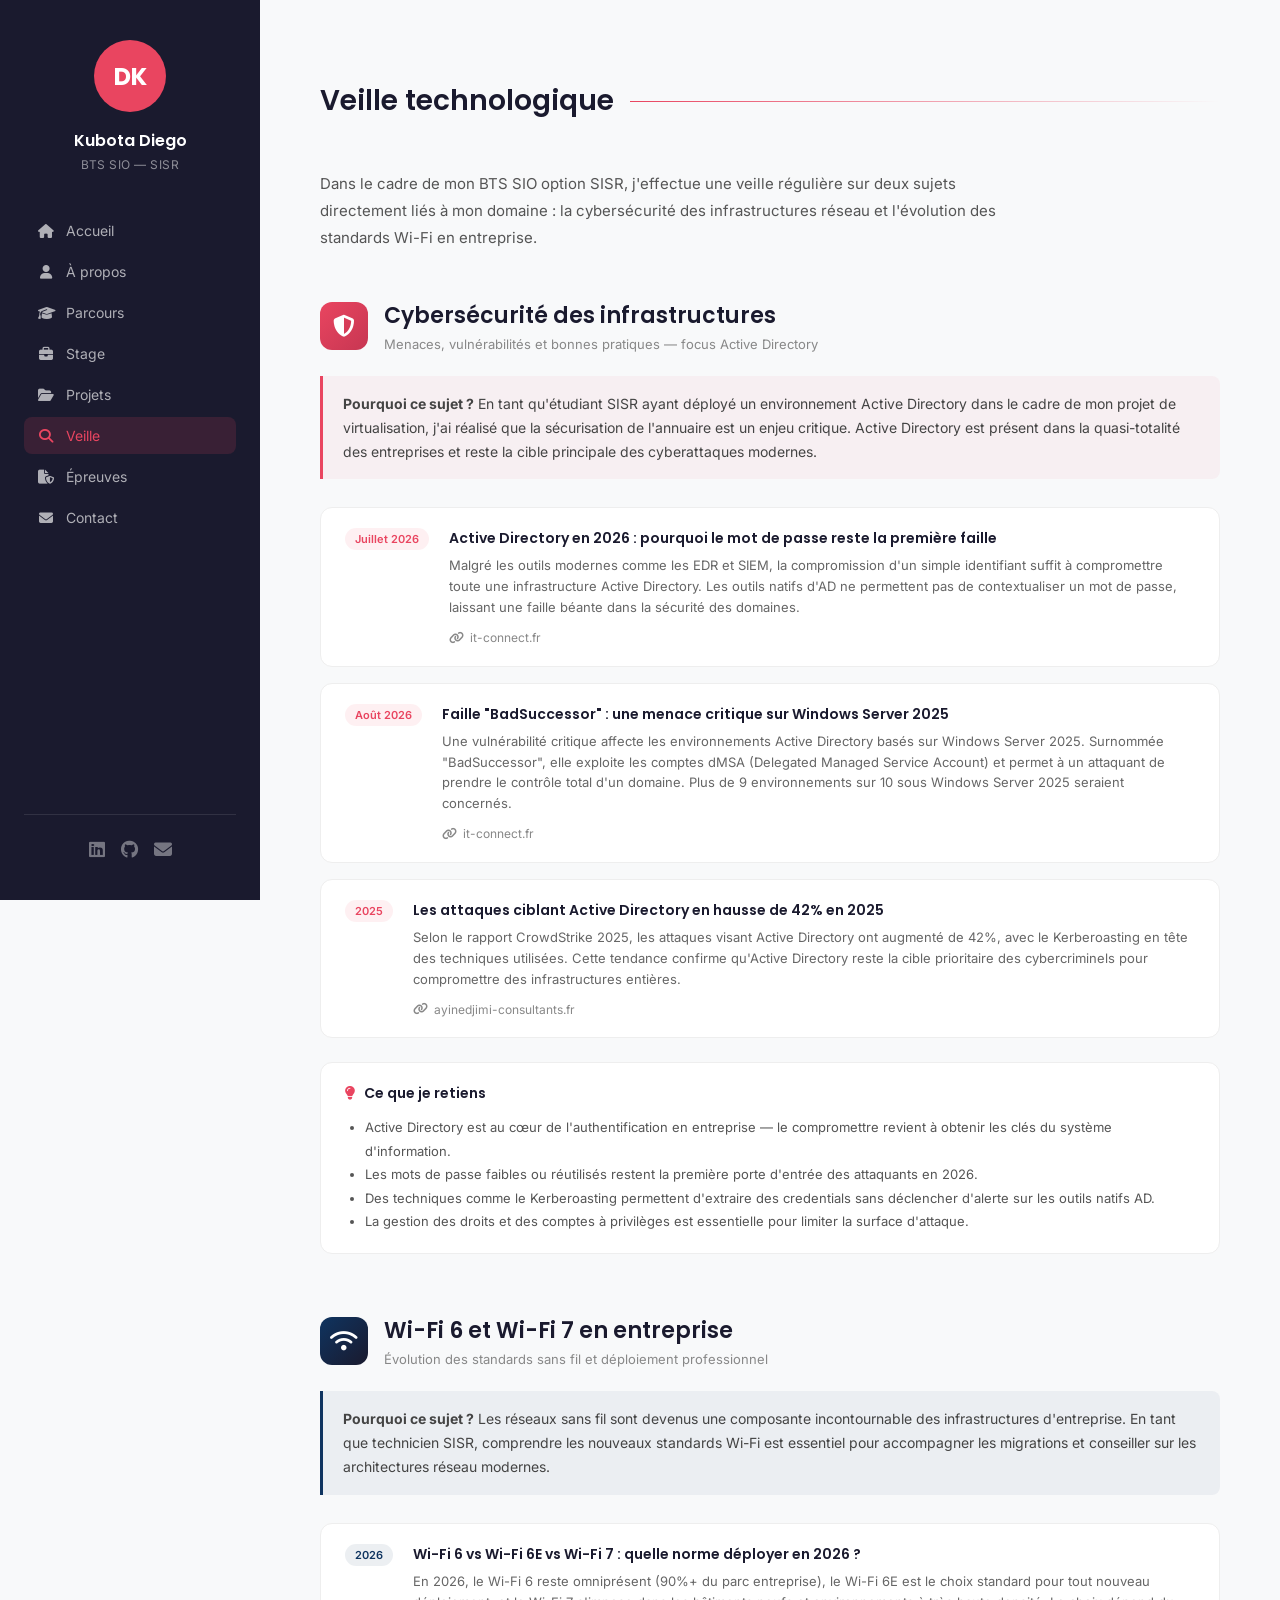
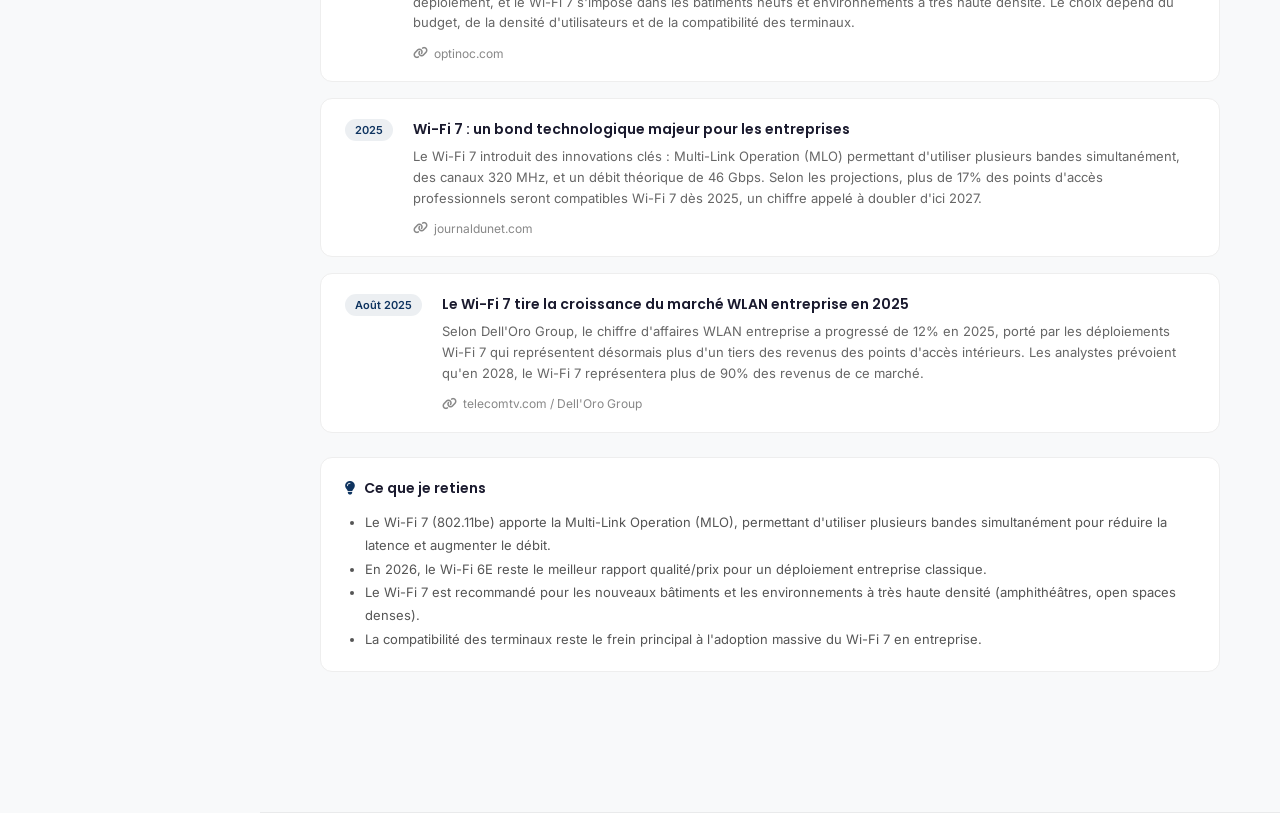
<file: veille.html>
<!DOCTYPE html>
<html lang="fr">
<head>
  <meta charset="UTF-8">
  <meta name="viewport" content="width=device-width, initial-scale=1.0">
  <title>Veille technologique — Kubota Diego</title>
  <link rel="stylesheet" href="https://fonts.googleapis.com/css2?family=Poppins:wght@300;400;500;600;700&family=Inter:wght@300;400;500&display=swap">
  <link rel="stylesheet" href="https://cdnjs.cloudflare.com/ajax/libs/font-awesome/6.5.1/css/all.min.css">
  <link rel="stylesheet" href="style.css">
  <style>
    .veille-intro { font-size:15px; color:#555; line-height:1.8; margin-bottom:48px; max-width:700px; }
    .veille-subject { margin-bottom:60px; }
    .veille-subject-header { display:flex; align-items:center; gap:16px; margin-bottom:24px; }
    .veille-icon { width:48px; height:48px; border-radius:12px; display:flex; align-items:center; justify-content:center; font-size:22px; color:white; flex-shrink:0; }
    .veille-icon.cyber { background:linear-gradient(135deg,#E94560,#c73652); }
    .veille-icon.wifi { background:linear-gradient(135deg,#0F3460,#1A1A2E); }
    .veille-subject-title h2 { font-family:'Poppins',sans-serif; font-size:22px; font-weight:600; margin-bottom:4px; }
    .veille-subject-title p { font-size:13px; color:#888; }
    .veille-why { background:rgba(233,69,96,0.05); border-left:3px solid #E94560; border-radius:0 8px 8px 0; padding:16px 20px; margin-bottom:28px; font-size:14px; color:#444; line-height:1.7; }
    .veille-why.wifi-why { background:rgba(15,52,96,0.05); border-left-color:#0F3460; }
    .articles-list { display:flex; flex-direction:column; gap:16px; }
    .article-card { background:white; border:1px solid #eee; border-radius:12px; padding:20px 24px; display:flex; gap:20px; align-items:flex-start; }
    .article-date { font-size:11px; color:#E94560; font-weight:600; white-space:nowrap; background:rgba(233,69,96,0.08); padding:4px 10px; border-radius:20px; }
    .article-date.wifi-date { color:#0F3460; background:rgba(15,52,96,0.08); }
    .article-body { flex:1; }
    .article-body h4 { font-family:'Poppins',sans-serif; font-size:14px; font-weight:600; margin-bottom:6px; color:#1A1A2E; }
    .article-body p { font-size:13px; color:#666; line-height:1.6; margin-bottom:8px; }
    .article-source { display:inline-flex; align-items:center; gap:6px; font-size:12px; color:#888; text-decoration:none; }
    .article-source:hover { color:#E94560; }
    .retenir { background:white; border:1px solid #eee; border-radius:12px; padding:20px 24px; margin-top:24px; }
    .retenir h4 { font-family:'Poppins',sans-serif; font-size:14px; font-weight:600; margin-bottom:12px; color:#1A1A2E; }
    .retenir ul { padding-left:20px; }
    .retenir li { font-size:13px; color:#555; line-height:1.8; }
  </style>
</head>
<body>

<aside class="sidebar">
  <div class="sidebar-top">
    <div class="avatar">DK</div>
    <h2 class="sidebar-name">Kubota Diego</h2>
    <p class="sidebar-title">BTS SIO — SISR</p>
  </div>
  <nav class="sidebar-nav">
    <a href="index.html#home" class="nav-link"><i class="fa-solid fa-house"></i> Accueil</a>
    <a href="index.html#about" class="nav-link"><i class="fa-solid fa-user"></i> À propos</a>
    <a href="index.html#parcours" class="nav-link"><i class="fa-solid fa-graduation-cap"></i> Parcours</a>
    <a href="stage.html" class="nav-link"><i class="fa-solid fa-briefcase"></i> Stage</a>
    <a href="index.html#projets" class="nav-link"><i class="fa-solid fa-folder-open"></i> Projets</a>
    <a href="veille.html" class="nav-link active"><i class="fa-solid fa-magnifying-glass"></i> Veille</a>
    <a href="index.html#epreuves" class="nav-link"><i class="fa-solid fa-file-shield"></i> Épreuves</a>
    <a href="index.html#contact" class="nav-link"><i class="fa-solid fa-envelope"></i> Contact</a>
  </nav>
  <div class="sidebar-socials">
    <a href="https://www.linkedin.com/in/diego-kubota-410b15350/" target="_blank"><i class="fa-brands fa-linkedin"></i></a>
    <a href="https://github.com/diegoakb-web" target="_blank"><i class="fa-brands fa-github"></i></a>
    <a href="mailto:kubotadiego@gmail.com"><i class="fa-solid fa-envelope"></i></a>
  </div>
</aside>

<main class="main">
  <section class="section">
    <div class="section-header">
      <h2 class="section-title">Veille technologique</h2>
      <div class="section-line"></div>
    </div>

    <p class="veille-intro">Dans le cadre de mon BTS SIO option SISR, j'effectue une veille régulière sur deux sujets directement liés à mon domaine : la cybersécurité des infrastructures réseau et l'évolution des standards Wi-Fi en entreprise.</p>

    <!-- SUJET 1 : CYBERSECURITE -->
    <div class="veille-subject">
      <div class="veille-subject-header">
        <div class="veille-icon cyber"><i class="fa-solid fa-shield-halved"></i></div>
        <div class="veille-subject-title">
          <h2>Cybersécurité des infrastructures</h2>
          <p>Menaces, vulnérabilités et bonnes pratiques — focus Active Directory</p>
        </div>
      </div>

      <div class="veille-why">
        <strong>Pourquoi ce sujet ?</strong> En tant qu'étudiant SISR ayant déployé un environnement Active Directory dans le cadre de mon projet de virtualisation, j'ai réalisé que la sécurisation de l'annuaire est un enjeu critique. Active Directory est présent dans la quasi-totalité des entreprises et reste la cible principale des cyberattaques modernes.
      </div>

      <div class="articles-list">

        <div class="article-card">
          <span class="article-date">Juillet 2026</span>
          <div class="article-body">
            <h4>Active Directory en 2026 : pourquoi le mot de passe reste la première faille</h4>
            <p>Malgré les outils modernes comme les EDR et SIEM, la compromission d'un simple identifiant suffit à compromettre toute une infrastructure Active Directory. Les outils natifs d'AD ne permettent pas de contextualiser un mot de passe, laissant une faille béante dans la sécurité des domaines.</p>
            <a href="https://www.it-connect.fr/active-directory-en-2026-pourquoi-le-mot-de-passe-reste-la-premiere-faille-et-comment-la-combler/" target="_blank" class="article-source"><i class="fa-solid fa-link"></i> it-connect.fr</a>
          </div>
        </div>

        <div class="article-card">
          <span class="article-date">Août 2026</span>
          <div class="article-body">
            <h4>Faille "BadSuccessor" : une menace critique sur Windows Server 2025</h4>
            <p>Une vulnérabilité critique affecte les environnements Active Directory basés sur Windows Server 2025. Surnommée "BadSuccessor", elle exploite les comptes dMSA (Delegated Managed Service Account) et permet à un attaquant de prendre le contrôle total d'un domaine. Plus de 9 environnements sur 10 sous Windows Server 2025 seraient concernés.</p>
            <a href="https://www.it-connect.fr/windows-server-2025-compte-dmsa-cette-faille-critique-menace-lactive-directory" target="_blank" class="article-source"><i class="fa-solid fa-link"></i> it-connect.fr</a>
          </div>
        </div>

        <div class="article-card">
          <span class="article-date">2025</span>
          <div class="article-body">
            <h4>Les attaques ciblant Active Directory en hausse de 42% en 2025</h4>
            <p>Selon le rapport CrowdStrike 2025, les attaques visant Active Directory ont augmenté de 42%, avec le Kerberoasting en tête des techniques utilisées. Cette tendance confirme qu'Active Directory reste la cible prioritaire des cybercriminels pour compromettre des infrastructures entières.</p>
            <a href="https://ayinedjimi-consultants.fr/news/active-directory-attaques-hausse-42" target="_blank" class="article-source"><i class="fa-solid fa-link"></i> ayinedjimi-consultants.fr</a>
          </div>
        </div>

      </div>

      <div class="retenir">
        <h4><i class="fa-solid fa-lightbulb" style="color:#E94560;margin-right:8px;"></i>Ce que je retiens</h4>
        <ul>
          <li>Active Directory est au cœur de l'authentification en entreprise — le compromettre revient à obtenir les clés du système d'information.</li>
          <li>Les mots de passe faibles ou réutilisés restent la première porte d'entrée des attaquants en 2026.</li>
          <li>Des techniques comme le Kerberoasting permettent d'extraire des credentials sans déclencher d'alerte sur les outils natifs AD.</li>
          <li>La gestion des droits et des comptes à privilèges est essentielle pour limiter la surface d'attaque.</li>
        </ul>
      </div>
    </div>

    <!-- SUJET 2 : WIFI -->
    <div class="veille-subject">
      <div class="veille-subject-header">
        <div class="veille-icon wifi"><i class="fa-solid fa-wifi"></i></div>
        <div class="veille-subject-title">
          <h2>Wi-Fi 6 et Wi-Fi 7 en entreprise</h2>
          <p>Évolution des standards sans fil et déploiement professionnel</p>
        </div>
      </div>

      <div class="veille-why wifi-why">
        <strong>Pourquoi ce sujet ?</strong> Les réseaux sans fil sont devenus une composante incontournable des infrastructures d'entreprise. En tant que technicien SISR, comprendre les nouveaux standards Wi-Fi est essentiel pour accompagner les migrations et conseiller sur les architectures réseau modernes.
      </div>

      <div class="articles-list">

        <div class="article-card">
          <span class="article-date wifi-date">2026</span>
          <div class="article-body">
            <h4>Wi-Fi 6 vs Wi-Fi 6E vs Wi-Fi 7 : quelle norme déployer en 2026 ?</h4>
            <p>En 2026, le Wi-Fi 6 reste omniprésent (90%+ du parc entreprise), le Wi-Fi 6E est le choix standard pour tout nouveau déploiement, et le Wi-Fi 7 s'impose dans les bâtiments neufs et environnements à très haute densité. Le choix dépend du budget, de la densité d'utilisateurs et de la compatibilité des terminaux.</p>
            <a href="https://www.optinoc.com/blog/wifi-6-vs-wifi-6e-vs-wifi-7/" target="_blank" class="article-source"><i class="fa-solid fa-link"></i> optinoc.com</a>
          </div>
        </div>

        <div class="article-card">
          <span class="article-date wifi-date">2025</span>
          <div class="article-body">
            <h4>Wi-Fi 7 : un bond technologique majeur pour les entreprises</h4>
            <p>Le Wi-Fi 7 introduit des innovations clés : Multi-Link Operation (MLO) permettant d'utiliser plusieurs bandes simultanément, des canaux 320 MHz, et un débit théorique de 46 Gbps. Selon les projections, plus de 17% des points d'accès professionnels seront compatibles Wi-Fi 7 dès 2025, un chiffre appelé à doubler d'ici 2027.</p>
            <a href="https://www.journaldunet.com/web-tech/1541195-wifi-7-le-socle-technologique-d-un-nouvel-age-de-la-connectivite-d-entreprise/" target="_blank" class="article-source"><i class="fa-solid fa-link"></i> journaldunet.com</a>
          </div>
        </div>

        <div class="article-card">
          <span class="article-date wifi-date">Août 2025</span>
          <div class="article-body">
            <h4>Le Wi-Fi 7 tire la croissance du marché WLAN entreprise en 2025</h4>
            <p>Selon Dell'Oro Group, le chiffre d'affaires WLAN entreprise a progressé de 12% en 2025, porté par les déploiements Wi-Fi 7 qui représentent désormais plus d'un tiers des revenus des points d'accès intérieurs. Les analystes prévoient qu'en 2028, le Wi-Fi 7 représentera plus de 90% des revenus de ce marché.</p>
            <a href="https://www.telecomtv.com/content/access-evolution/wi-fi-7-to-drive-double-digit-enterprise-wlan-growth-in-2025-dell-oro-group-53597/amp/" target="_blank" class="article-source"><i class="fa-solid fa-link"></i> telecomtv.com / Dell'Oro Group</a>
          </div>
        </div>

      </div>

      <div class="retenir">
        <h4><i class="fa-solid fa-lightbulb" style="color:#0F3460;margin-right:8px;"></i>Ce que je retiens</h4>
        <ul>
          <li>Le Wi-Fi 7 (802.11be) apporte la Multi-Link Operation (MLO), permettant d'utiliser plusieurs bandes simultanément pour réduire la latence et augmenter le débit.</li>
          <li>En 2026, le Wi-Fi 6E reste le meilleur rapport qualité/prix pour un déploiement entreprise classique.</li>
          <li>Le Wi-Fi 7 est recommandé pour les nouveaux bâtiments et les environnements à très haute densité (amphithéâtres, open spaces denses).</li>
          <li>La compatibilité des terminaux reste le frein principal à l'adoption massive du Wi-Fi 7 en entreprise.</li>
        </ul>
      </div>
    </div>

  </section>
</main>

</body>
</html>
</file>
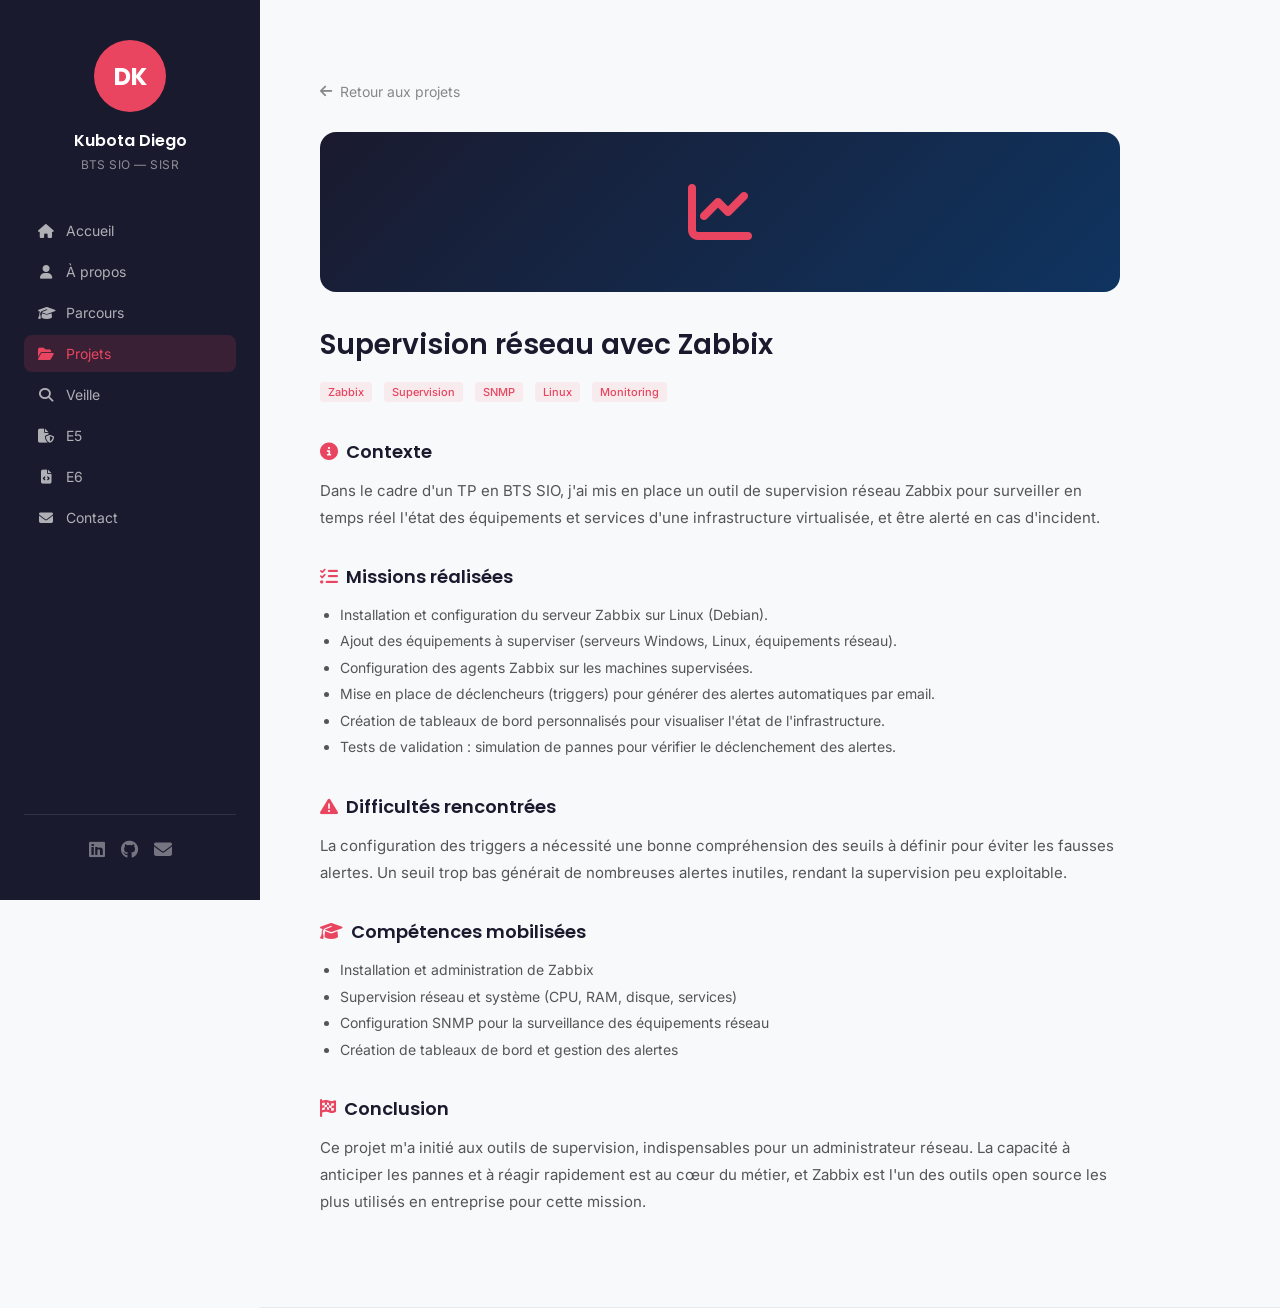
<file: Zabbix.html>
<!DOCTYPE html>
<html lang="fr">
<head>
  <meta charset="UTF-8">
  <meta name="viewport" content="width=device-width, initial-scale=1.0">
  <title>Supervision Zabbix — Kubota Diego</title>
  <link rel="stylesheet" href="https://fonts.googleapis.com/css2?family=Poppins:wght@300;400;500;600;700&family=Inter:wght@300;400;500&display=swap">
  <link rel="stylesheet" href="https://cdnjs.cloudflare.com/ajax/libs/font-awesome/6.5.1/css/all.min.css">
  <link rel="stylesheet" href="style.css">
  <style>
    .project-detail { max-width: 800px; }
    .project-detail h3 { font-family:'Poppins',sans-serif; font-size:18px; font-weight:600; margin:32px 0 12px; color:#1A1A2E; }
    .project-detail p { font-size:15px; color:#555; line-height:1.8; margin-bottom:12px; }
    .project-detail ul { padding-left:20px; margin-bottom:16px; }
    .project-detail li { font-size:14px; color:#555; line-height:1.9; }
    .tags { display:flex; flex-wrap:wrap; gap:8px; margin:16px 0; }
    .back-link { display:inline-flex; align-items:center; gap:8px; color:#888; text-decoration:none; font-size:14px; margin-bottom:32px; }
    .back-link:hover { color:#E94560; }
    .project-hero { background:linear-gradient(135deg,#1A1A2E,#0F3460); border-radius:16px; height:160px; display:flex; align-items:center; justify-content:center; font-size:64px; color:#E94560; margin-bottom:32px; }
  </style>
</head>
<body>
<aside class="sidebar">
  <div class="sidebar-top">
    <div class="avatar">DK</div>
    <h2 class="sidebar-name">Kubota Diego</h2>
    <p class="sidebar-title">BTS SIO — SISR</p>
  </div>
  <nav class="sidebar-nav">
    <a href="index.html#home" class="nav-link"><i class="fa-solid fa-house"></i> Accueil</a>
    <a href="index.html#about" class="nav-link"><i class="fa-solid fa-user"></i> À propos</a>
    <a href="index.html#parcours" class="nav-link"><i class="fa-solid fa-graduation-cap"></i> Parcours</a>
    <a href="index.html#projets" class="nav-link active"><i class="fa-solid fa-folder-open"></i> Projets</a>
    <a href="veille.html" class="nav-link"><i class="fa-solid fa-magnifying-glass"></i> Veille</a>
    <a href="e5.html" class="nav-link"><i class="fa-solid fa-file-shield"></i> E5</a>
    <a href="e6.html" class="nav-link"><i class="fa-solid fa-file-code"></i> E6</a>
    <a href="index.html#contact" class="nav-link"><i class="fa-solid fa-envelope"></i> Contact</a>
  </nav>
  <div class="sidebar-socials">
    <a href="https://www.linkedin.com/in/diego-kubota-410b15350/" target="_blank"><i class="fa-brands fa-linkedin"></i></a>
    <a href="https://github.com/diegoakb-web" target="_blank"><i class="fa-brands fa-github"></i></a>
    <a href="mailto:kubotadiego@gmail.com"><i class="fa-solid fa-envelope"></i></a>
  </div>
</aside>
<main class="main">
  <section class="section">
    <a href="index.html#projets" class="back-link"><i class="fa-solid fa-arrow-left"></i> Retour aux projets</a>
    <div class="project-detail">
      <div class="project-hero"><i class="fa-solid fa-chart-line"></i></div>
      <h2 class="section-title">Supervision réseau avec Zabbix</h2>
      <div class="tags">
        <span class="project-tag">Zabbix</span>
        <span class="project-tag">Supervision</span>
        <span class="project-tag">SNMP</span>
        <span class="project-tag">Linux</span>
        <span class="project-tag">Monitoring</span>
      </div>

      <div class="project-detail">
        <h3><i class="fa-solid fa-circle-info" style="color:#E94560;margin-right:8px;"></i>Contexte</h3>
        <p>Dans le cadre d'un TP en BTS SIO, j'ai mis en place un outil de supervision réseau Zabbix pour surveiller en temps réel l'état des équipements et services d'une infrastructure virtualisée, et être alerté en cas d'incident.</p>

        <h3><i class="fa-solid fa-list-check" style="color:#E94560;margin-right:8px;"></i>Missions réalisées</h3>
        <ul>
          <li>Installation et configuration du serveur Zabbix sur Linux (Debian).</li>
          <li>Ajout des équipements à superviser (serveurs Windows, Linux, équipements réseau).</li>
          <li>Configuration des agents Zabbix sur les machines supervisées.</li>
          <li>Mise en place de déclencheurs (triggers) pour générer des alertes automatiques par email.</li>
          <li>Création de tableaux de bord personnalisés pour visualiser l'état de l'infrastructure.</li>
          <li>Tests de validation : simulation de pannes pour vérifier le déclenchement des alertes.</li>
        </ul>

        <h3><i class="fa-solid fa-triangle-exclamation" style="color:#E94560;margin-right:8px;"></i>Difficultés rencontrées</h3>
        <p>La configuration des triggers a nécessité une bonne compréhension des seuils à définir pour éviter les fausses alertes. Un seuil trop bas générait de nombreuses alertes inutiles, rendant la supervision peu exploitable.</p>

        <h3><i class="fa-solid fa-graduation-cap" style="color:#E94560;margin-right:8px;"></i>Compétences mobilisées</h3>
        <ul>
          <li>Installation et administration de Zabbix</li>
          <li>Supervision réseau et système (CPU, RAM, disque, services)</li>
          <li>Configuration SNMP pour la surveillance des équipements réseau</li>
          <li>Création de tableaux de bord et gestion des alertes</li>
        </ul>

        <h3><i class="fa-solid fa-flag-checkered" style="color:#E94560;margin-right:8px;"></i>Conclusion</h3>
        <p>Ce projet m'a initié aux outils de supervision, indispensables pour un administrateur réseau. La capacité à anticiper les pannes et à réagir rapidement est au cœur du métier, et Zabbix est l'un des outils open source les plus utilisés en entreprise pour cette mission.</p>
      </div>
    </div>
  </section>
</main>
</body>
</html>
</file>
<file: style.css>
/* ===== RESET & BASE ===== */
*, *::before, *::after { box-sizing: border-box; margin: 0; padding: 0; }

html { scroll-behavior: smooth; scroll-padding-top: 40px; }

body {
  font-family: 'Inter', sans-serif;
  background: #F8F9FA;
  color: #1A1A2E;
  display: flex;
  min-height: 100vh;
}

/* ===== SIDEBAR ===== */
.sidebar {
  width: 260px;
  min-height: 100vh;
  background: #1A1A2E;
  color: white;
  display: flex;
  flex-direction: column;
  position: fixed;
  top: 0;
  left: 0;
  z-index: 100;
  padding: 40px 24px;
}

.sidebar-top { text-align: center; margin-bottom: 40px; }

.avatar {
  width: 72px;
  height: 72px;
  border-radius: 50%;
  background: #E94560;
  color: white;
  font-family: 'Poppins', sans-serif;
  font-size: 24px;
  font-weight: 700;
  display: flex;
  align-items: center;
  justify-content: center;
  margin: 0 auto 16px;
}

.sidebar-name {
  font-family: 'Poppins', sans-serif;
  font-size: 16px;
  font-weight: 600;
  color: white;
  margin-bottom: 4px;
}

.sidebar-title {
  font-size: 12px;
  color: rgba(255,255,255,0.5);
  letter-spacing: 0.5px;
}

.sidebar-nav { display: flex; flex-direction: column; gap: 4px; flex: 1; }

.nav-link {
  display: flex;
  align-items: center;
  gap: 12px;
  padding: 10px 14px;
  border-radius: 8px;
  color: rgba(255,255,255,0.65);
  text-decoration: none;
  font-size: 14px;
  font-weight: 400;
  transition: background 0.2s, color 0.2s;
}

.nav-link:hover, .nav-link.active {
  background: rgba(233,69,96,0.15);
  color: #E94560;
}

.nav-link i { width: 16px; text-align: center; }

.sidebar-socials {
  display: flex;
  gap: 16px;
  justify-content: center;
  padding-top: 24px;
  border-top: 1px solid rgba(255,255,255,0.1);
}

.sidebar-socials a {
  color: rgba(255,255,255,0.4);
  font-size: 18px;
  text-decoration: none;
  transition: color 0.2s;
}

.sidebar-socials a:hover { color: #E94560; }

/* ===== MAIN ===== */
.main {
  margin-left: 260px;
  flex: 1;
  min-height: 100vh;
}

/* ===== SECTIONS ===== */
.section {
  padding: 80px 60px;
  border-bottom: 1px solid rgba(0,0,0,0.06);
}

.section-header {
  display: flex;
  align-items: center;
  gap: 16px;
  margin-bottom: 48px;
}

.section-title {
  font-family: 'Poppins', sans-serif;
  font-size: 28px;
  font-weight: 600;
  color: #1A1A2E;
  white-space: nowrap;
}

.section-line {
  flex: 1;
  height: 1px;
  background: linear-gradient(to right, #E94560, transparent);
}

/* ===== HERO ===== */
.hero-section {
  display: flex;
  align-items: center;
  gap: 60px;
  min-height: 100vh;
  background: white;
}

.hero-content { flex: 1; }

.hero-tag {
  display: inline-block;
  background: rgba(233,69,96,0.1);
  color: #E94560;
  font-size: 12px;
  font-weight: 500;
  padding: 4px 12px;
  border-radius: 20px;
  margin-bottom: 20px;
}

.hero-title {
  font-family: 'Poppins', sans-serif;
  font-size: 52px;
  font-weight: 700;
  line-height: 1.1;
  color: #1A1A2E;
  margin-bottom: 16px;
}

.accent { color: #E94560; }

.hero-sub {
  font-size: 16px;
  color: #666;
  max-width: 480px;
  line-height: 1.7;
  margin-bottom: 32px;
}

.hero-btns { display: flex; gap: 16px; margin-bottom: 48px; }

.btn-primary {
  display: inline-flex;
  align-items: center;
  gap: 8px;
  background: #E94560;
  color: white;
  padding: 12px 24px;
  border-radius: 8px;
  text-decoration: none;
  font-weight: 500;
  font-size: 14px;
  transition: background 0.2s, transform 0.2s;
}

.btn-primary:hover { background: #c73652; transform: translateY(-1px); }

.btn-secondary {
  display: inline-flex;
  align-items: center;
  gap: 8px;
  background: transparent;
  color: #1A1A2E;
  padding: 12px 24px;
  border-radius: 8px;
  border: 1.5px solid #1A1A2E;
  text-decoration: none;
  font-weight: 500;
  font-size: 14px;
  transition: background 0.2s, color 0.2s;
}

.btn-secondary:hover { background: #1A1A2E; color: white; }

.hero-stats { display: flex; gap: 40px; }

.stat { display: flex; flex-direction: column; }

.stat-num {
  font-family: 'Poppins', sans-serif;
  font-size: 32px;
  font-weight: 700;
  color: #E94560;
  line-height: 1;
}

.stat-label { font-size: 12px; color: #999; margin-top: 4px; }

.hero-visual { flex: 0 0 340px; }

.tech-grid {
  display: grid;
  grid-template-columns: 1fr 1fr;
  gap: 12px;
}

.tech-item {
  display: flex;
  align-items: center;
  gap: 10px;
  background: #F8F9FA;
  border: 1px solid #eee;
  border-radius: 10px;
  padding: 14px 16px;
  font-size: 13px;
  font-weight: 500;
  color: #1A1A2E;
}

.tech-item i { color: #E94560; font-size: 16px; }

/* ===== ABOUT ===== */
.about-grid {
  display: grid;
  grid-template-columns: 1fr 1fr;
  gap: 48px;
  align-items: start;
}

.about-text p {
  font-size: 15px;
  line-height: 1.8;
  color: #444;
  margin-bottom: 24px;
}

.skills-grid {
  display: grid;
  grid-template-columns: 1fr 1fr;
  gap: 16px;
}

.skill-card {
  background: white;
  border: 1px solid #eee;
  border-radius: 12px;
  padding: 20px;
}

.skill-icon {
  font-size: 22px;
  color: #E94560;
  margin-bottom: 10px;
  display: block;
}

.skill-card h4 {
  font-family: 'Poppins', sans-serif;
  font-size: 13px;
  font-weight: 600;
  margin-bottom: 4px;
}

.skill-card p { font-size: 12px; color: #888; }

/* ===== TIMELINE ===== */
.timeline { display: flex; flex-direction: column; gap: 0; }

.timeline-item {
  display: flex;
  gap: 24px;
  position: relative;
  padding-bottom: 36px;
}

.timeline-item:last-child { padding-bottom: 0; }

.timeline-dot {
  width: 14px;
  height: 14px;
  min-width: 14px;
  border-radius: 50%;
  background: #E94560;
  margin-top: 6px;
  position: relative;
  z-index: 1;
}

.timeline-item:not(:last-child) .timeline-dot::after {
  content: '';
  position: absolute;
  top: 14px;
  left: 50%;
  transform: translateX(-50%);
  width: 2px;
  background: #eee;
  height: calc(100% + 22px);
}

.timeline-date {
  font-size: 12px;
  color: #E94560;
  font-weight: 500;
  display: block;
  margin-bottom: 4px;
}

.timeline-content h3 {
  font-family: 'Poppins', sans-serif;
  font-size: 16px;
  font-weight: 600;
  margin-bottom: 6px;
}

.timeline-content p { font-size: 14px; color: #666; line-height: 1.6; }

/* ===== PROJECTS ===== */
.projects-grid {
  display: grid;
  grid-template-columns: repeat(2, 1fr);
  gap: 24px;
  margin-top: 8px;
}

.project-card {
  background: white;
  border: 1px solid #eee;
  border-radius: 14px;
  overflow: hidden;
  text-decoration: none;
  color: #1A1A2E;
  transition: transform 0.2s, box-shadow 0.2s;
  display: block;
}

.project-card:hover {
  transform: translateY(-4px);
  box-shadow: 0 12px 30px rgba(0,0,0,0.1);
}

.project-img {
  height: 100px;
  background: linear-gradient(135deg, #1A1A2E, #0F3460);
  display: flex;
  align-items: center;
  justify-content: center;
  font-size: 36px;
  color: #E94560;
}

.project-info { padding: 20px; }

.project-info h3 {
  font-family: 'Poppins', sans-serif;
  font-size: 15px;
  font-weight: 600;
  margin-bottom: 8px;
}

.project-info p { font-size: 13px; color: #666; line-height: 1.6; margin-bottom: 12px; }

.project-tag {
  display: inline-block;
  background: rgba(233,69,96,0.08);
  color: #E94560;
  font-size: 11px;
  font-weight: 500;
  padding: 3px 8px;
  border-radius: 4px;
  margin-right: 4px;
  margin-bottom: 4px;
}

/* ===== CONTACT ===== */
.contact-grid {
  display: grid;
  grid-template-columns: repeat(auto-fit, minmax(200px, 1fr));
  gap: 20px;
}

.contact-card {
  background: white;
  border: 1px solid #eee;
  border-radius: 14px;
  padding: 28px 24px;
  text-align: center;
  text-decoration: none;
  color: #1A1A2E;
  transition: transform 0.2s, box-shadow 0.2s;
}

.contact-card:hover {
  transform: translateY(-4px);
  box-shadow: 0 12px 30px rgba(0,0,0,0.08);
}

.contact-icon {
  font-size: 28px;
  color: #E94560;
  display: block;
  margin-bottom: 12px;
}

.contact-card h4 {
  font-family: 'Poppins', sans-serif;
  font-size: 14px;
  font-weight: 600;
  margin-bottom: 4px;
}

.contact-card p { font-size: 13px; color: #888; }

/* ===== CARD SIMPLE ===== */
.card-simple {
  background: white;
  border: 1px solid #eee;
  border-radius: 12px;
  padding: 28px;
  font-size: 15px;
  color: #666;
  line-height: 1.7;
}

/* ===== BACK TO TOP ===== */
.back-to-top {
  position: fixed;
  bottom: 32px;
  right: 32px;
  width: 44px;
  height: 44px;
  background: #E94560;
  color: white;
  border-radius: 50%;
  display: flex;
  align-items: center;
  justify-content: center;
  text-decoration: none;
  opacity: 0;
  transition: opacity 0.3s;
  z-index: 200;
}

/* ===== RESPONSIVE ===== */
@media (max-width: 900px) {
  .sidebar { width: 100%; min-height: auto; position: relative; flex-direction: row; flex-wrap: wrap; padding: 16px; }
  .sidebar-top { display: none; }
  .sidebar-nav { flex-direction: row; flex-wrap: wrap; gap: 4px; }
  .sidebar-socials { display: none; }
  .main { margin-left: 0; }
  .hero-section { flex-direction: column; padding: 60px 24px; min-height: auto; }
  .hero-visual { display: none; }
  .hero-title { font-size: 36px; }
  .section { padding: 60px 24px; }
  .about-grid { grid-template-columns: 1fr; }
}
</file>
